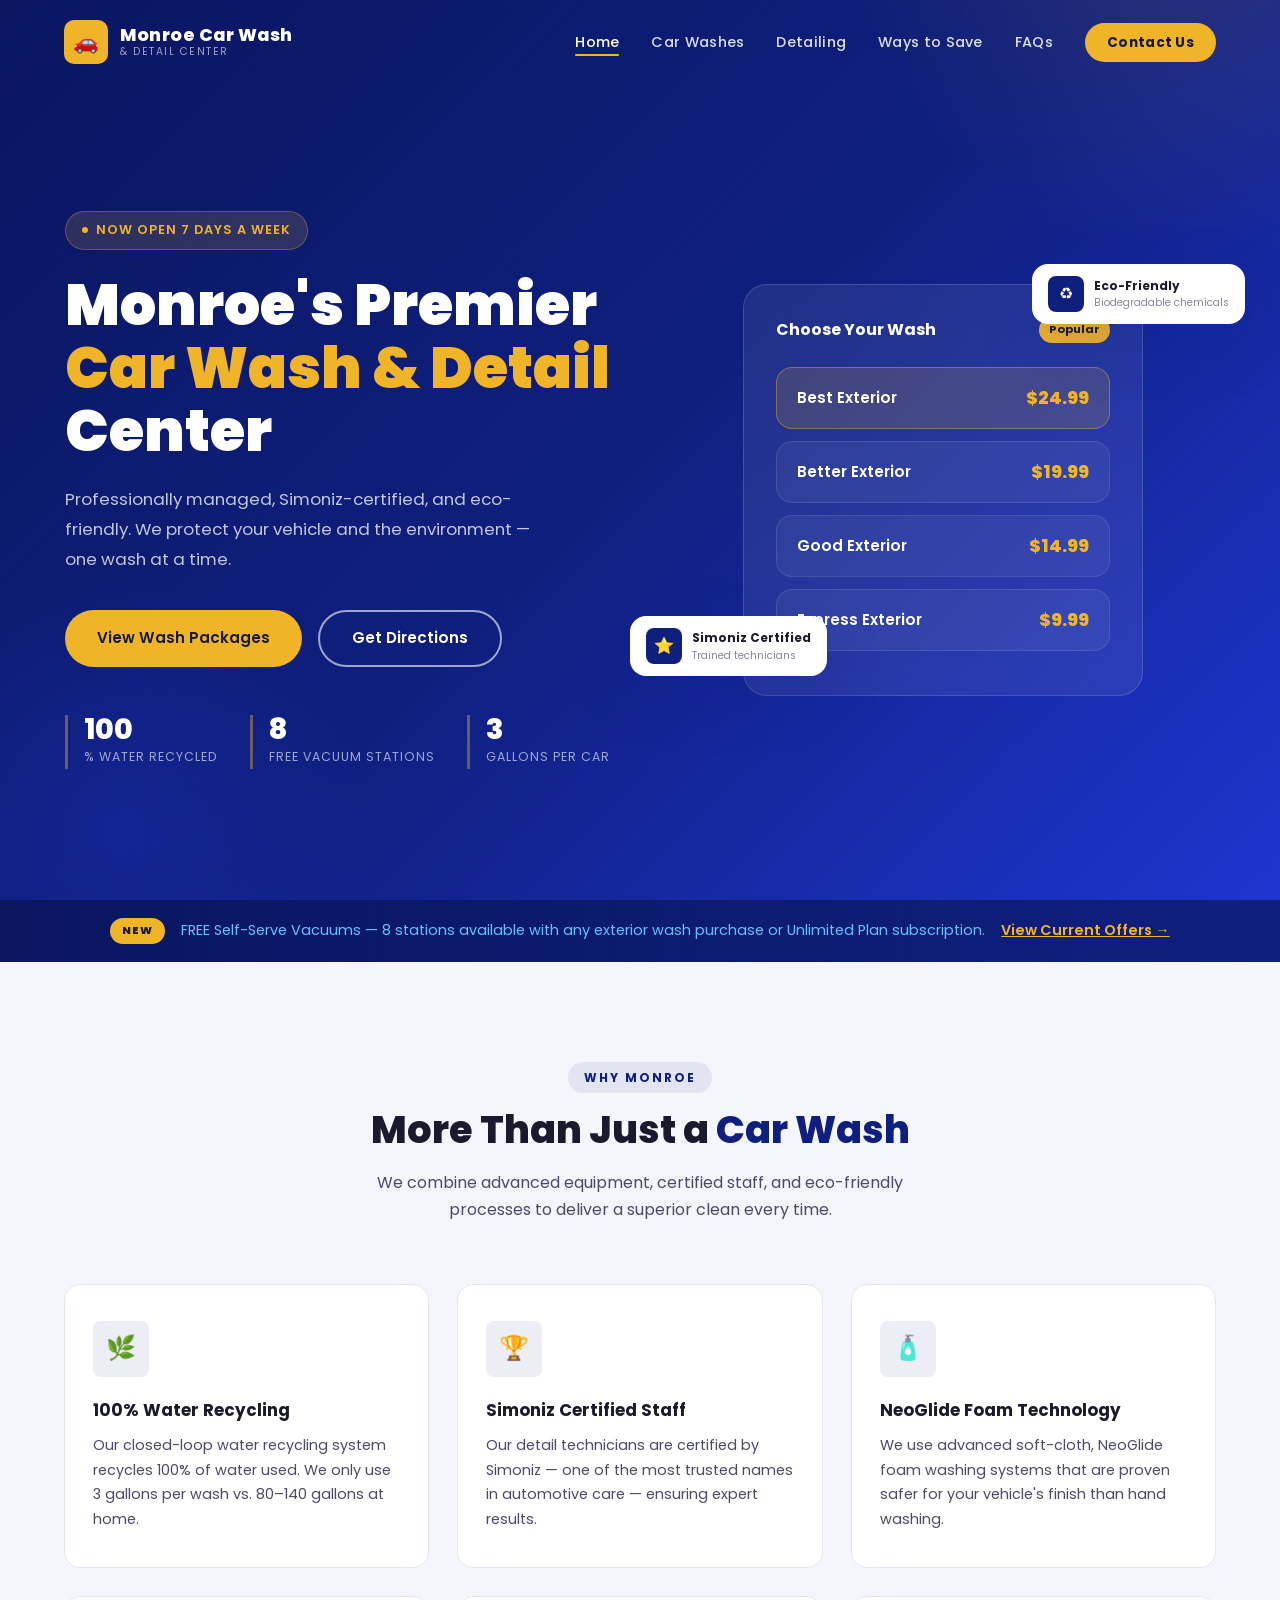
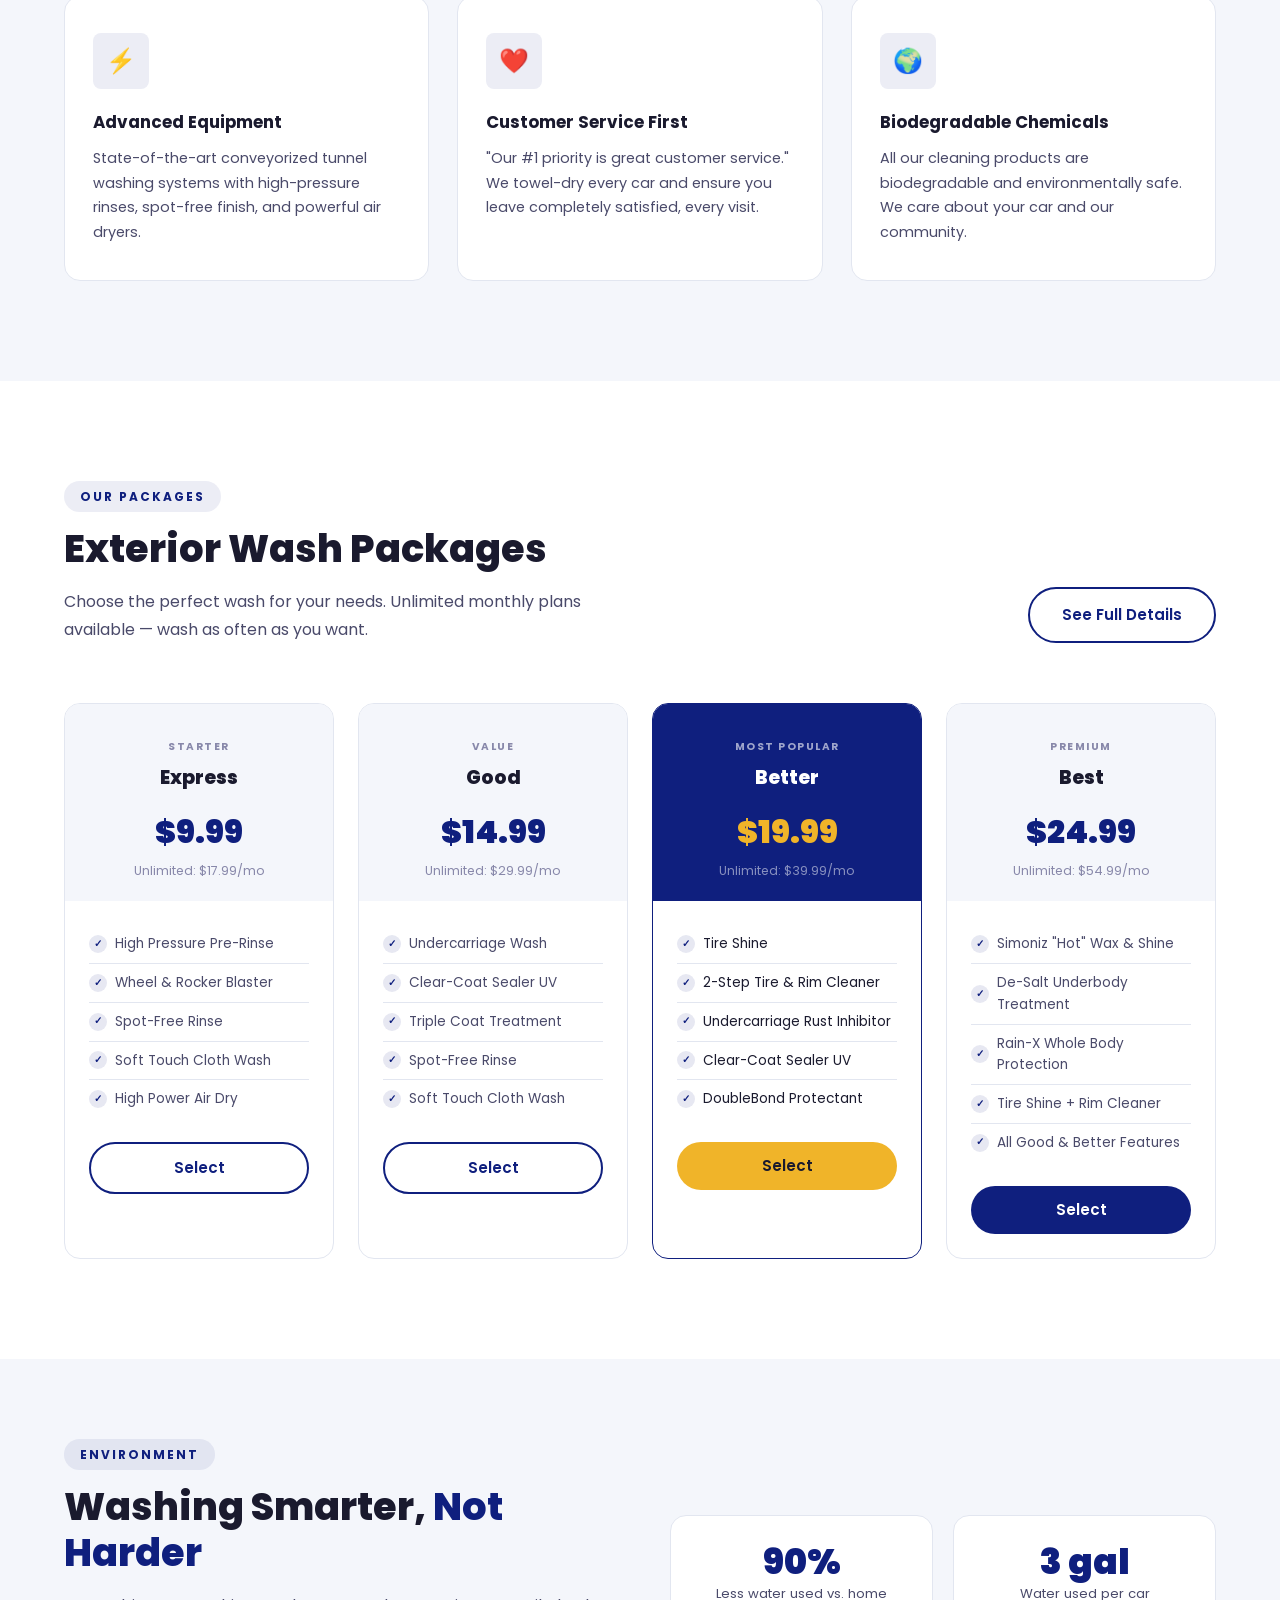
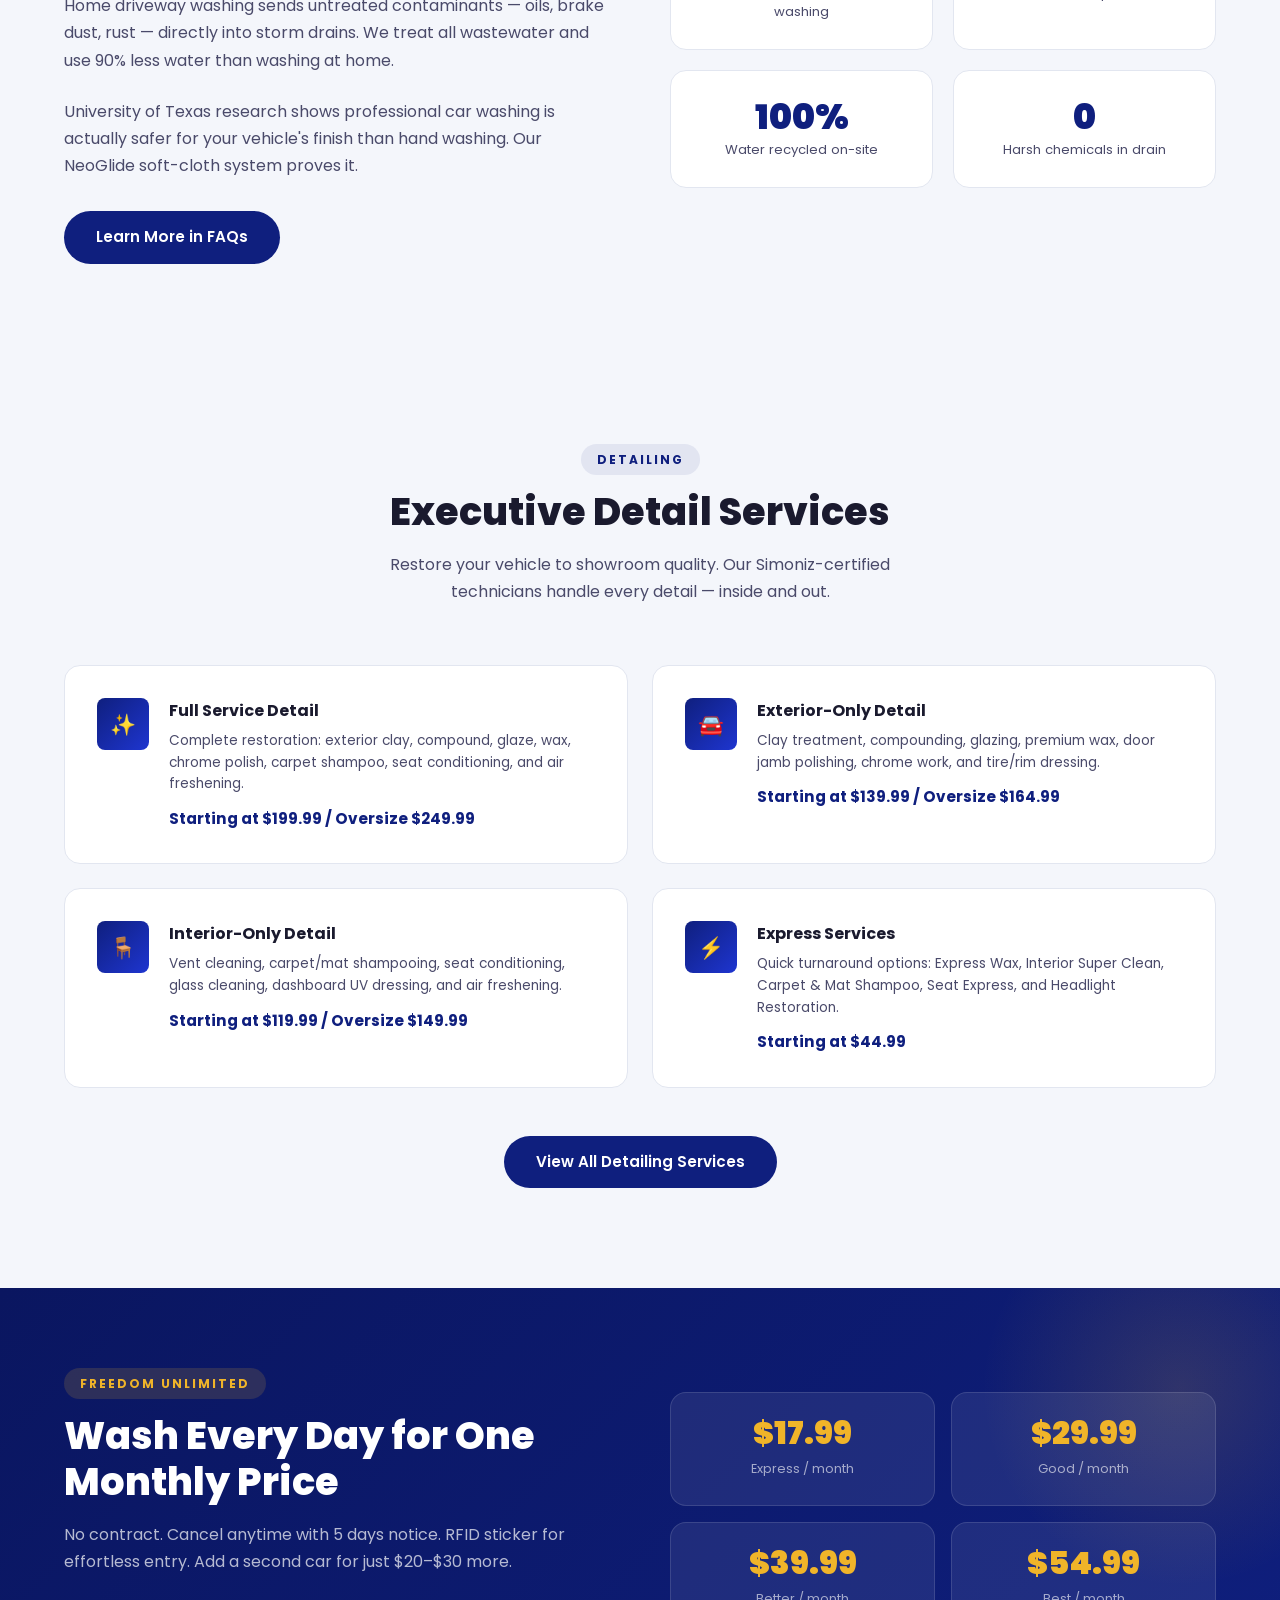
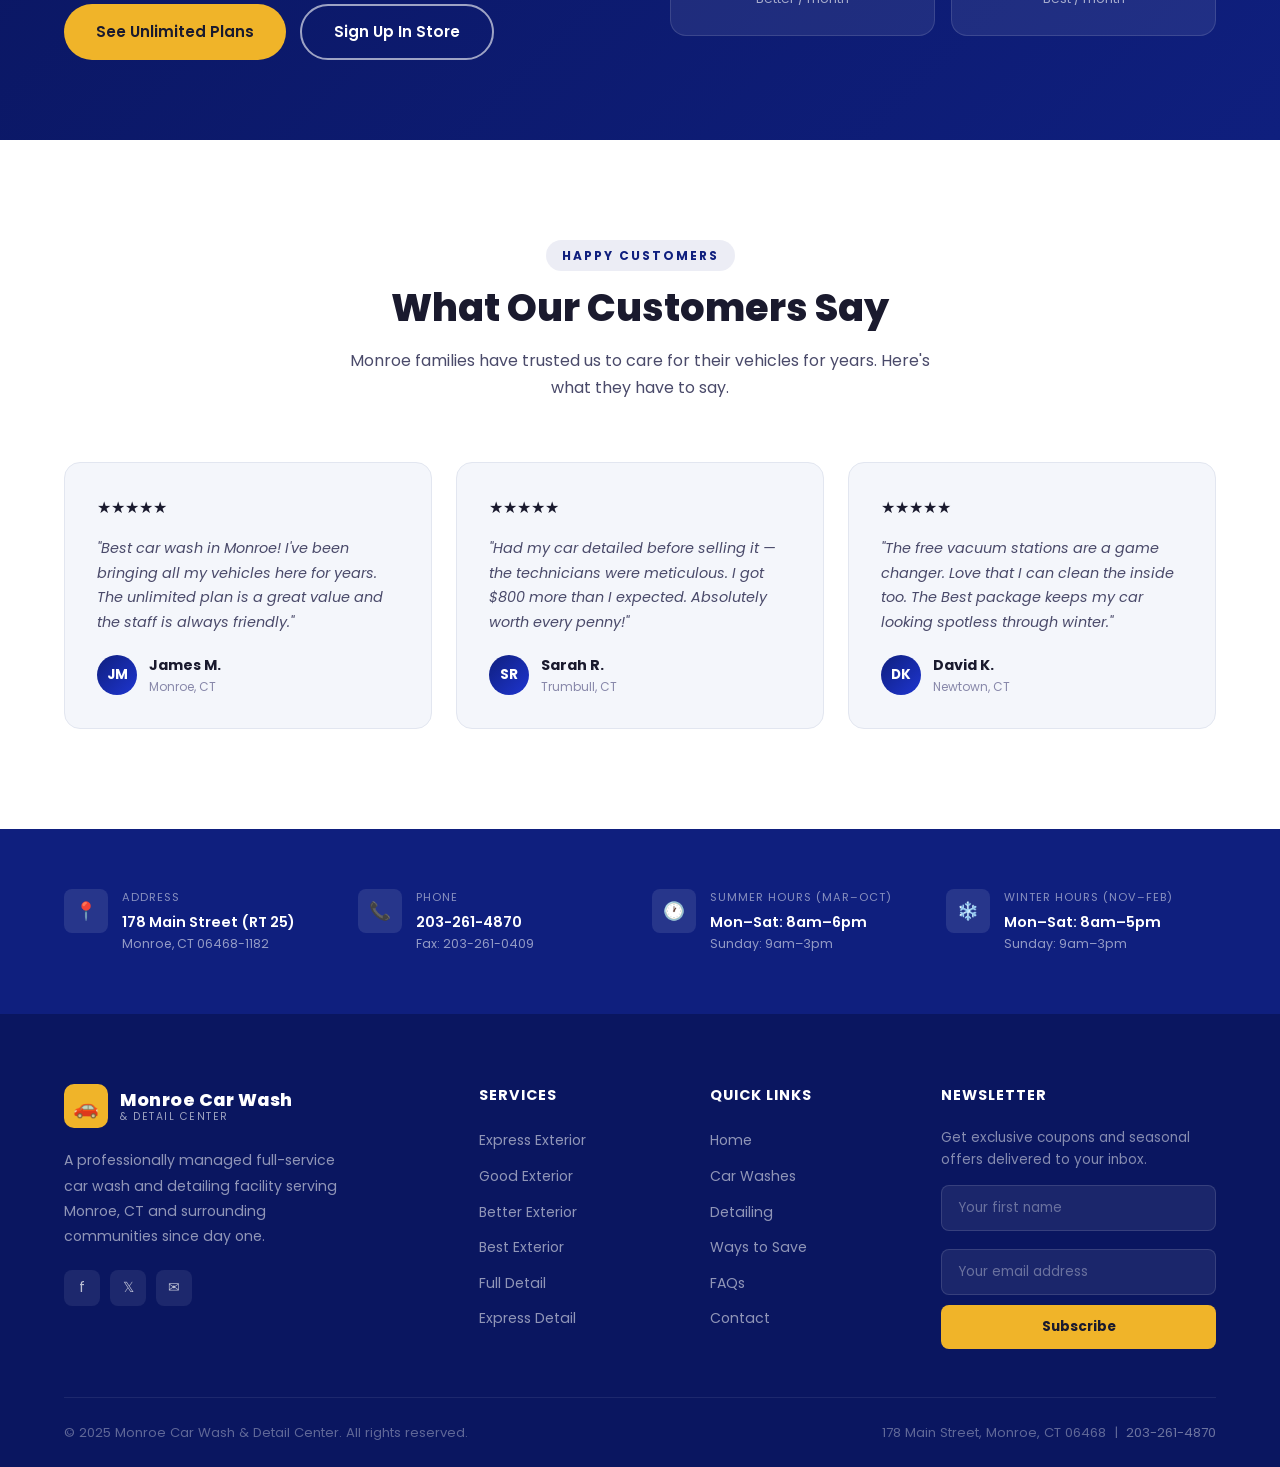
<file: index.html>
<!DOCTYPE html>
<html lang="en">
<head>
  <meta charset="UTF-8" />
  <meta name="viewport" content="width=device-width, initial-scale=1.0" />
  <title>Monroe Car Wash & Detail Center | Monroe, CT</title>
  <meta name="description" content="Monroe Car Wash & Detail Center – Professional car wash and detailing in Monroe, CT. Eco-friendly, Simoniz-certified, open 7 days a week." />
  <link rel="stylesheet" href="css/styles.css" />
</head>
<body>

  <!-- NAVBAR -->
  <nav class="navbar">
    <div class="container">
      <div class="nav-inner">
        <a href="index.html" class="nav-logo">
          <div class="nav-logo-icon">🚗</div>
          <div class="nav-logo-text">
            <span class="brand">Monroe Car Wash</span>
            <span class="tagline">& Detail Center</span>
          </div>
        </a>
        <ul class="nav-links">
          <li><a href="index.html" class="active">Home</a></li>
          <li><a href="car-washes.html">Car Washes</a></li>
          <li><a href="detailing.html">Detailing</a></li>
          <li><a href="ways-to-save.html">Ways to Save</a></li>
          <li><a href="faqs.html">FAQs</a></li>
          <li><a href="contact.html" class="nav-cta">Contact Us</a></li>
        </ul>
        <button class="nav-toggle" aria-label="Toggle menu">
          <span></span><span></span><span></span>
        </button>
      </div>
    </div>
  </nav>

  <!-- HERO -->
  <section class="hero">
    <div class="container">
      <div class="hero-grid">
        <div class="hero-content">
          <div class="hero-badge">Now Open 7 Days a Week</div>
          <h1>Monroe's Premier <span>Car Wash &amp; Detail</span> Center</h1>
          <p>Professionally managed, Simoniz-certified, and eco-friendly. We protect your vehicle and the environment — one wash at a time.</p>
          <div class="hero-buttons">
            <a href="car-washes.html" class="btn btn-gold">View Wash Packages</a>
            <a href="contact.html" class="btn btn-outline-white">Get Directions</a>
          </div>
          <div class="hero-stats">
            <div class="hero-stat">
              <span class="num" data-count="100">0</span>
              <span class="label">% Water Recycled</span>
            </div>
            <div class="hero-stat">
              <span class="num">8</span>
              <span class="label">Free Vacuum Stations</span>
            </div>
            <div class="hero-stat">
              <span class="num">3</span>
              <span class="label">Gallons Per Car</span>
            </div>
          </div>
        </div>
        <div class="hero-visual">
          <div class="hero-card-main">
            <div class="card-header">
              <span class="card-title">Choose Your Wash</span>
              <span class="card-badge">Popular</span>
            </div>
            <div class="wash-option active">
              <span class="name">Best Exterior</span>
              <span class="price">$24.99</span>
            </div>
            <div class="wash-option">
              <span class="name">Better Exterior</span>
              <span class="price">$19.99</span>
            </div>
            <div class="wash-option">
              <span class="name">Good Exterior</span>
              <span class="price">$14.99</span>
            </div>
            <div class="wash-option">
              <span class="name">Express Exterior</span>
              <span class="price">$9.99</span>
            </div>
          </div>
          <div class="hero-floating hero-floating-1">
            <div class="icon">♻</div>
            <div class="text">
              <div class="top">Eco-Friendly</div>
              <div class="bot">Biodegradable chemicals</div>
            </div>
          </div>
          <div class="hero-floating hero-floating-2">
            <div class="icon">⭐</div>
            <div class="text">
              <div class="top">Simoniz Certified</div>
              <div class="bot">Trained technicians</div>
            </div>
          </div>
        </div>
      </div>
    </div>
  </section>

  <!-- ANNOUNCEMENT -->
  <div class="announcement">
    <div class="container">
      <div class="announcement-inner">
        <span class="badge">New</span>
        <p style="color:#60c3ff;">FREE Self-Serve Vacuums — 8 stations available with any exterior wash purchase or Unlimited Plan subscription.</p>
        <a href="ways-to-save.html">View Current Offers →</a>
      </div>
    </div>
  </div>

  <!-- WHY CHOOSE US -->
  <section class="why-section">
    <div class="container">
      <div class="text-center">
        <span class="section-tag">Why Monroe</span>
        <h2 class="section-title">More Than Just a <span>Car Wash</span></h2>
        <p class="section-subtitle">We combine advanced equipment, certified staff, and eco-friendly processes to deliver a superior clean every time.</p>
      </div>
      <div class="features-grid">
        <div class="feature-card fade-up">
          <div class="feature-icon">🌿</div>
          <h3>100% Water Recycling</h3>
          <p>Our closed-loop water recycling system recycles 100% of water used. We only use 3 gallons per wash vs. 80–140 gallons at home.</p>
        </div>
        <div class="feature-card fade-up">
          <div class="feature-icon">🏆</div>
          <h3>Simoniz Certified Staff</h3>
          <p>Our detail technicians are certified by Simoniz — one of the most trusted names in automotive care — ensuring expert results.</p>
        </div>
        <div class="feature-card fade-up">
          <div class="feature-icon">🧴</div>
          <h3>NeoGlide Foam Technology</h3>
          <p>We use advanced soft-cloth, NeoGlide foam washing systems that are proven safer for your vehicle's finish than hand washing.</p>
        </div>
        <div class="feature-card fade-up">
          <div class="feature-icon">⚡</div>
          <h3>Advanced Equipment</h3>
          <p>State-of-the-art conveyorized tunnel washing systems with high-pressure rinses, spot-free finish, and powerful air dryers.</p>
        </div>
        <div class="feature-card fade-up">
          <div class="feature-icon">❤️</div>
          <h3>Customer Service First</h3>
          <p>"Our #1 priority is great customer service." We towel-dry every car and ensure you leave completely satisfied, every visit.</p>
        </div>
        <div class="feature-card fade-up">
          <div class="feature-icon">🌍</div>
          <h3>Biodegradable Chemicals</h3>
          <p>All our cleaning products are biodegradable and environmentally safe. We care about your car and our community.</p>
        </div>
      </div>
    </div>
  </section>

  <!-- WASH PACKAGES PREVIEW -->
  <section class="packages-section">
    <div class="container">
      <div class="packages-header">
        <div>
          <span class="section-tag">Our Packages</span>
          <h2 class="section-title">Exterior Wash Packages</h2>
          <p class="section-subtitle">Choose the perfect wash for your needs. Unlimited monthly plans available — wash as often as you want.</p>
        </div>
        <a href="car-washes.html" class="btn btn-outline">See Full Details</a>
      </div>
      <div class="packages-grid">
        <!-- Express -->
        <div class="package-card fade-up">
          <div class="package-header">
            <div class="package-tag">Starter</div>
            <div class="package-name">Express</div>
            <div class="package-price">
              <span class="amount">$9.99</span>
            </div>
            <div class="package-unlimited">Unlimited: $17.99/mo</div>
          </div>
          <div class="package-body">
            <ul class="package-features">
              <li>High Pressure Pre-Rinse</li>
              <li>Wheel &amp; Rocker Blaster</li>
              <li>Spot-Free Rinse</li>
              <li>Soft Touch Cloth Wash</li>
              <li>High Power Air Dry</li>
            </ul>
            <a href="car-washes.html" class="btn btn-outline package-btn">Select</a>
          </div>
        </div>
        <!-- Good -->
        <div class="package-card fade-up">
          <div class="package-header">
            <div class="package-tag">Value</div>
            <div class="package-name">Good</div>
            <div class="package-price">
              <span class="amount">$14.99</span>
            </div>
            <div class="package-unlimited">Unlimited: $29.99/mo</div>
          </div>
          <div class="package-body">
            <ul class="package-features">
              <li>Undercarriage Wash</li>
              <li>Clear-Coat Sealer UV</li>
              <li>Triple Coat Treatment</li>
              <li>Spot-Free Rinse</li>
              <li>Soft Touch Cloth Wash</li>
            </ul>
            <a href="car-washes.html" class="btn btn-outline package-btn">Select</a>
          </div>
        </div>
        <!-- Better (Featured) -->
        <div class="package-card featured fade-up">
          <div class="package-header">
            <div class="package-tag">Most Popular</div>
            <div class="package-name">Better</div>
            <div class="package-price">
              <span class="amount">$19.99</span>
            </div>
            <div class="package-unlimited">Unlimited: $39.99/mo</div>
          </div>
          <div class="package-body">
            <ul class="package-features">
              <li>Tire Shine</li>
              <li>2-Step Tire &amp; Rim Cleaner</li>
              <li>Undercarriage Rust Inhibitor</li>
              <li>Clear-Coat Sealer UV</li>
              <li>DoubleBond Protectant</li>
            </ul>
            <a href="car-washes.html" class="btn btn-gold package-btn">Select</a>
          </div>
        </div>
        <!-- Best -->
        <div class="package-card fade-up">
          <div class="package-header">
            <div class="package-tag">Premium</div>
            <div class="package-name">Best</div>
            <div class="package-price">
              <span class="amount">$24.99</span>
            </div>
            <div class="package-unlimited">Unlimited: $54.99/mo</div>
          </div>
          <div class="package-body">
            <ul class="package-features">
              <li>Simoniz "Hot" Wax &amp; Shine</li>
              <li>De-Salt Underbody Treatment</li>
              <li>Rain-X Whole Body Protection</li>
              <li>Tire Shine + Rim Cleaner</li>
              <li>All Good &amp; Better Features</li>
            </ul>
            <a href="car-washes.html" class="btn btn-primary package-btn">Select</a>
          </div>
        </div>
      </div>
    </div>
  </section>

  <!-- ECO SECTION -->
  <section class="eco-section">
    <div class="container">
      <div class="eco-grid">
        <div>
          <span class="section-tag">Environment</span>
          <h2 class="section-title">Washing Smarter, <span>Not Harder</span></h2>
          <p class="section-subtitle" style="margin-bottom:24px;">Home driveway washing sends untreated contaminants — oils, brake dust, rust — directly into storm drains. We treat all wastewater and use 90% less water than washing at home.</p>
          <p class="section-subtitle">University of Texas research shows professional car washing is actually safer for your vehicle's finish than hand washing. Our NeoGlide soft-cloth system proves it.</p>
          <div style="margin-top:32px;">
            <a href="faqs.html" class="btn btn-primary">Learn More in FAQs</a>
          </div>
        </div>
        <div class="eco-stats">
          <div class="eco-stat fade-up">
            <div class="big">90%</div>
            <div class="small">Less water used vs. home washing</div>
          </div>
          <div class="eco-stat fade-up">
            <div class="big">3 gal</div>
            <div class="small">Water used per car</div>
          </div>
          <div class="eco-stat fade-up">
            <div class="big">100%</div>
            <div class="small">Water recycled on-site</div>
          </div>
          <div class="eco-stat fade-up">
            <div class="big">0</div>
            <div class="small">Harsh chemicals in drain</div>
          </div>
        </div>
      </div>
    </div>
  </section>

  <!-- DETAILING PREVIEW -->
  <section class="detailing-section">
    <div class="container">
      <div class="text-center" style="margin-bottom:60px;">
        <span class="section-tag">Detailing</span>
        <h2 class="section-title">Executive Detail Services</h2>
        <p class="section-subtitle">Restore your vehicle to showroom quality. Our Simoniz-certified technicians handle every detail — inside and out.</p>
      </div>
      <div class="detail-grid">
        <div class="detail-card fade-up">
          <div class="detail-icon">✨</div>
          <div class="detail-content">
            <h3>Full Service Detail</h3>
            <p>Complete restoration: exterior clay, compound, glaze, wax, chrome polish, carpet shampoo, seat conditioning, and air freshening.</p>
            <div class="detail-price">Starting at $199.99 / Oversize $249.99</div>
          </div>
        </div>
        <div class="detail-card fade-up">
          <div class="detail-icon">🚘</div>
          <div class="detail-content">
            <h3>Exterior-Only Detail</h3>
            <p>Clay treatment, compounding, glazing, premium wax, door jamb polishing, chrome work, and tire/rim dressing.</p>
            <div class="detail-price">Starting at $139.99 / Oversize $164.99</div>
          </div>
        </div>
        <div class="detail-card fade-up">
          <div class="detail-icon">🪑</div>
          <div class="detail-content">
            <h3>Interior-Only Detail</h3>
            <p>Vent cleaning, carpet/mat shampooing, seat conditioning, glass cleaning, dashboard UV dressing, and air freshening.</p>
            <div class="detail-price">Starting at $119.99 / Oversize $149.99</div>
          </div>
        </div>
        <div class="detail-card fade-up">
          <div class="detail-icon">⚡</div>
          <div class="detail-content">
            <h3>Express Services</h3>
            <p>Quick turnaround options: Express Wax, Interior Super Clean, Carpet &amp; Mat Shampoo, Seat Express, and Headlight Restoration.</p>
            <div class="detail-price">Starting at $44.99</div>
          </div>
        </div>
      </div>
      <div style="text-align:center; margin-top:48px;">
        <a href="detailing.html" class="btn btn-primary">View All Detailing Services</a>
      </div>
    </div>
  </section>

  <!-- PROMO BANNER -->
  <section class="promo-banner">
    <div class="container">
      <div class="promo-inner">
        <div class="promo-content">
          <span class="section-tag">Freedom Unlimited</span>
          <h2 class="section-title">Wash Every Day for One Monthly Price</h2>
          <p class="section-subtitle" style="color:rgba(255,255,255,0.7);margin-bottom:28px;">No contract. Cancel anytime with 5 days notice. RFID sticker for effortless entry. Add a second car for just $20–$30 more.</p>
          <div style="display:flex;gap:14px;flex-wrap:wrap;">
            <a href="ways-to-save.html" class="btn btn-gold">See Unlimited Plans</a>
            <a href="contact.html" class="btn btn-outline-white">Sign Up In Store</a>
          </div>
        </div>
        <div class="promo-cards">
          <div class="promo-stat-card fade-up">
            <span class="stat-num">$17.99</span>
            <span class="stat-label">Express / month</span>
          </div>
          <div class="promo-stat-card fade-up">
            <span class="stat-num">$29.99</span>
            <span class="stat-label">Good / month</span>
          </div>
          <div class="promo-stat-card fade-up">
            <span class="stat-num">$39.99</span>
            <span class="stat-label">Better / month</span>
          </div>
          <div class="promo-stat-card fade-up">
            <span class="stat-num">$54.99</span>
            <span class="stat-label">Best / month</span>
          </div>
        </div>
      </div>
    </div>
  </section>

  <!-- TESTIMONIALS -->
  <section class="testimonials-section">
    <div class="container">
      <div class="text-center" style="margin-bottom:60px;">
        <span class="section-tag">Happy Customers</span>
        <h2 class="section-title">What Our Customers Say</h2>
        <p class="section-subtitle">Monroe families have trusted us to care for their vehicles for years. Here's what they have to say.</p>
      </div>
      <div class="testimonials-grid">
        <div class="testimonial-card fade-up">
          <div class="stars">★★★★★</div>
          <p>"Best car wash in Monroe! I've been bringing all my vehicles here for years. The unlimited plan is a great value and the staff is always friendly."</p>
          <div class="testimonial-author">
            <div class="author-avatar">JM</div>
            <div class="author-info">
              <div class="name">James M.</div>
              <div class="since">Monroe, CT</div>
            </div>
          </div>
        </div>
        <div class="testimonial-card fade-up">
          <div class="stars">★★★★★</div>
          <p>"Had my car detailed before selling it — the technicians were meticulous. I got $800 more than I expected. Absolutely worth every penny!"</p>
          <div class="testimonial-author">
            <div class="author-avatar">SR</div>
            <div class="author-info">
              <div class="name">Sarah R.</div>
              <div class="since">Trumbull, CT</div>
            </div>
          </div>
        </div>
        <div class="testimonial-card fade-up">
          <div class="stars">★★★★★</div>
          <p>"The free vacuum stations are a game changer. Love that I can clean the inside too. The Best package keeps my car looking spotless through winter."</p>
          <div class="testimonial-author">
            <div class="author-avatar">DK</div>
            <div class="author-info">
              <div class="name">David K.</div>
              <div class="since">Newtown, CT</div>
            </div>
          </div>
        </div>
      </div>
    </div>
  </section>

  <!-- CONTACT STRIP -->
  <div class="contact-strip">
    <div class="container">
      <div class="contact-strip-inner">
        <div class="contact-item">
          <div class="icon">📍</div>
          <div>
            <div class="label">Address</div>
            <div class="value">178 Main Street (RT 25)</div>
            <div class="sub">Monroe, CT 06468-1182</div>
          </div>
        </div>
        <div class="contact-item">
          <div class="icon">📞</div>
          <div>
            <div class="label">Phone</div>
            <div class="value"><a href="tel:2032614870" style="color:#fff;">203-261-4870</a></div>
            <div class="sub">Fax: 203-261-0409</div>
          </div>
        </div>
        <div class="contact-item">
          <div class="icon">🕐</div>
          <div>
            <div class="label">Summer Hours (Mar–Oct)</div>
            <div class="value">Mon–Sat: 8am–6pm</div>
            <div class="sub">Sunday: 9am–3pm</div>
          </div>
        </div>
        <div class="contact-item">
          <div class="icon">❄️</div>
          <div>
            <div class="label">Winter Hours (Nov–Feb)</div>
            <div class="value">Mon–Sat: 8am–5pm</div>
            <div class="sub">Sunday: 9am–3pm</div>
          </div>
        </div>
      </div>
    </div>
  </div>

  <!-- FOOTER -->
  <footer class="footer">
    <div class="container">
      <div class="footer-grid">
        <div class="footer-brand">
          <a href="index.html" class="nav-logo">
            <div class="nav-logo-icon">🚗</div>
            <div class="nav-logo-text">
              <span class="brand">Monroe Car Wash</span>
              <span class="tagline">& Detail Center</span>
            </div>
          </a>
          <p>A professionally managed full-service car wash and detailing facility serving Monroe, CT and surrounding communities since day one.</p>
          <div class="footer-socials">
            <a href="https://facebook.com/MonroeCarWash" class="social-btn" target="_blank" rel="noopener">f</a>
            <a href="https://twitter.com/monroecarwash" class="social-btn" target="_blank" rel="noopener">𝕏</a>
            <a href="contact.html" class="social-btn">✉</a>
          </div>
        </div>
        <div class="footer-col">
          <h4>Services</h4>
          <ul>
            <li><a href="car-washes.html">Express Exterior</a></li>
            <li><a href="car-washes.html">Good Exterior</a></li>
            <li><a href="car-washes.html">Better Exterior</a></li>
            <li><a href="car-washes.html">Best Exterior</a></li>
            <li><a href="detailing.html">Full Detail</a></li>
            <li><a href="detailing.html">Express Detail</a></li>
          </ul>
        </div>
        <div class="footer-col">
          <h4>Quick Links</h4>
          <ul>
            <li><a href="index.html">Home</a></li>
            <li><a href="car-washes.html">Car Washes</a></li>
            <li><a href="detailing.html">Detailing</a></li>
            <li><a href="ways-to-save.html">Ways to Save</a></li>
            <li><a href="faqs.html">FAQs</a></li>
            <li><a href="contact.html">Contact</a></li>
          </ul>
        </div>
        <div class="footer-col">
          <h4>Newsletter</h4>
          <p style="font-size:0.85rem;color:rgba(255,255,255,0.5);margin-bottom:14px;line-height:1.6;">Get exclusive coupons and seasonal offers delivered to your inbox.</p>
          <div class="footer-newsletter">
            <input type="text" placeholder="Your first name" />
            <input type="email" placeholder="Your email address" style="margin-top:8px;" />
            <button>Subscribe</button>
          </div>
        </div>
      </div>
      <div class="footer-bottom">
        <p>&copy; 2025 Monroe Car Wash &amp; Detail Center. All rights reserved.</p>
        <p>178 Main Street, Monroe, CT 06468 &nbsp;|&nbsp; <a href="tel:2032614870" style="color:rgba(255,255,255,0.4);">203-261-4870</a></p>
      </div>
    </div>
  </footer>

  <script src="js/main.js"></script>
</body>
</html>
</file>
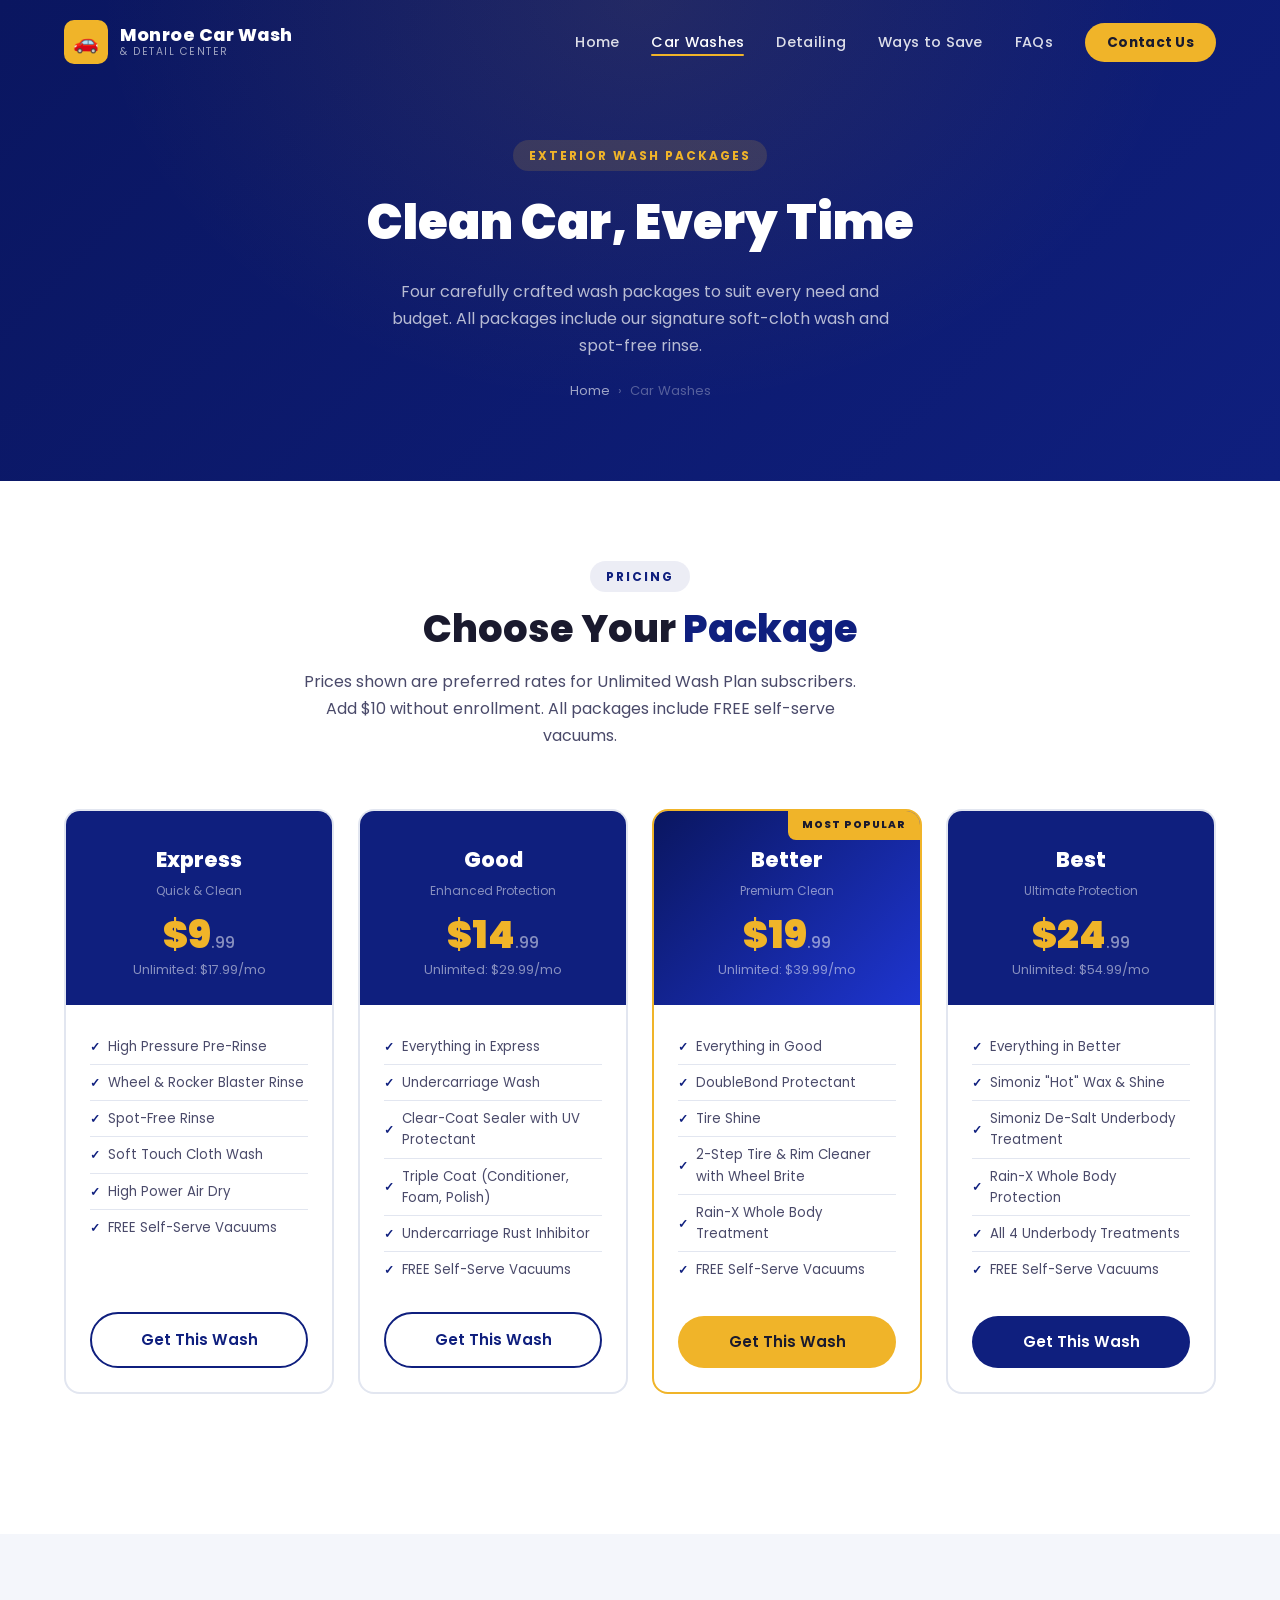
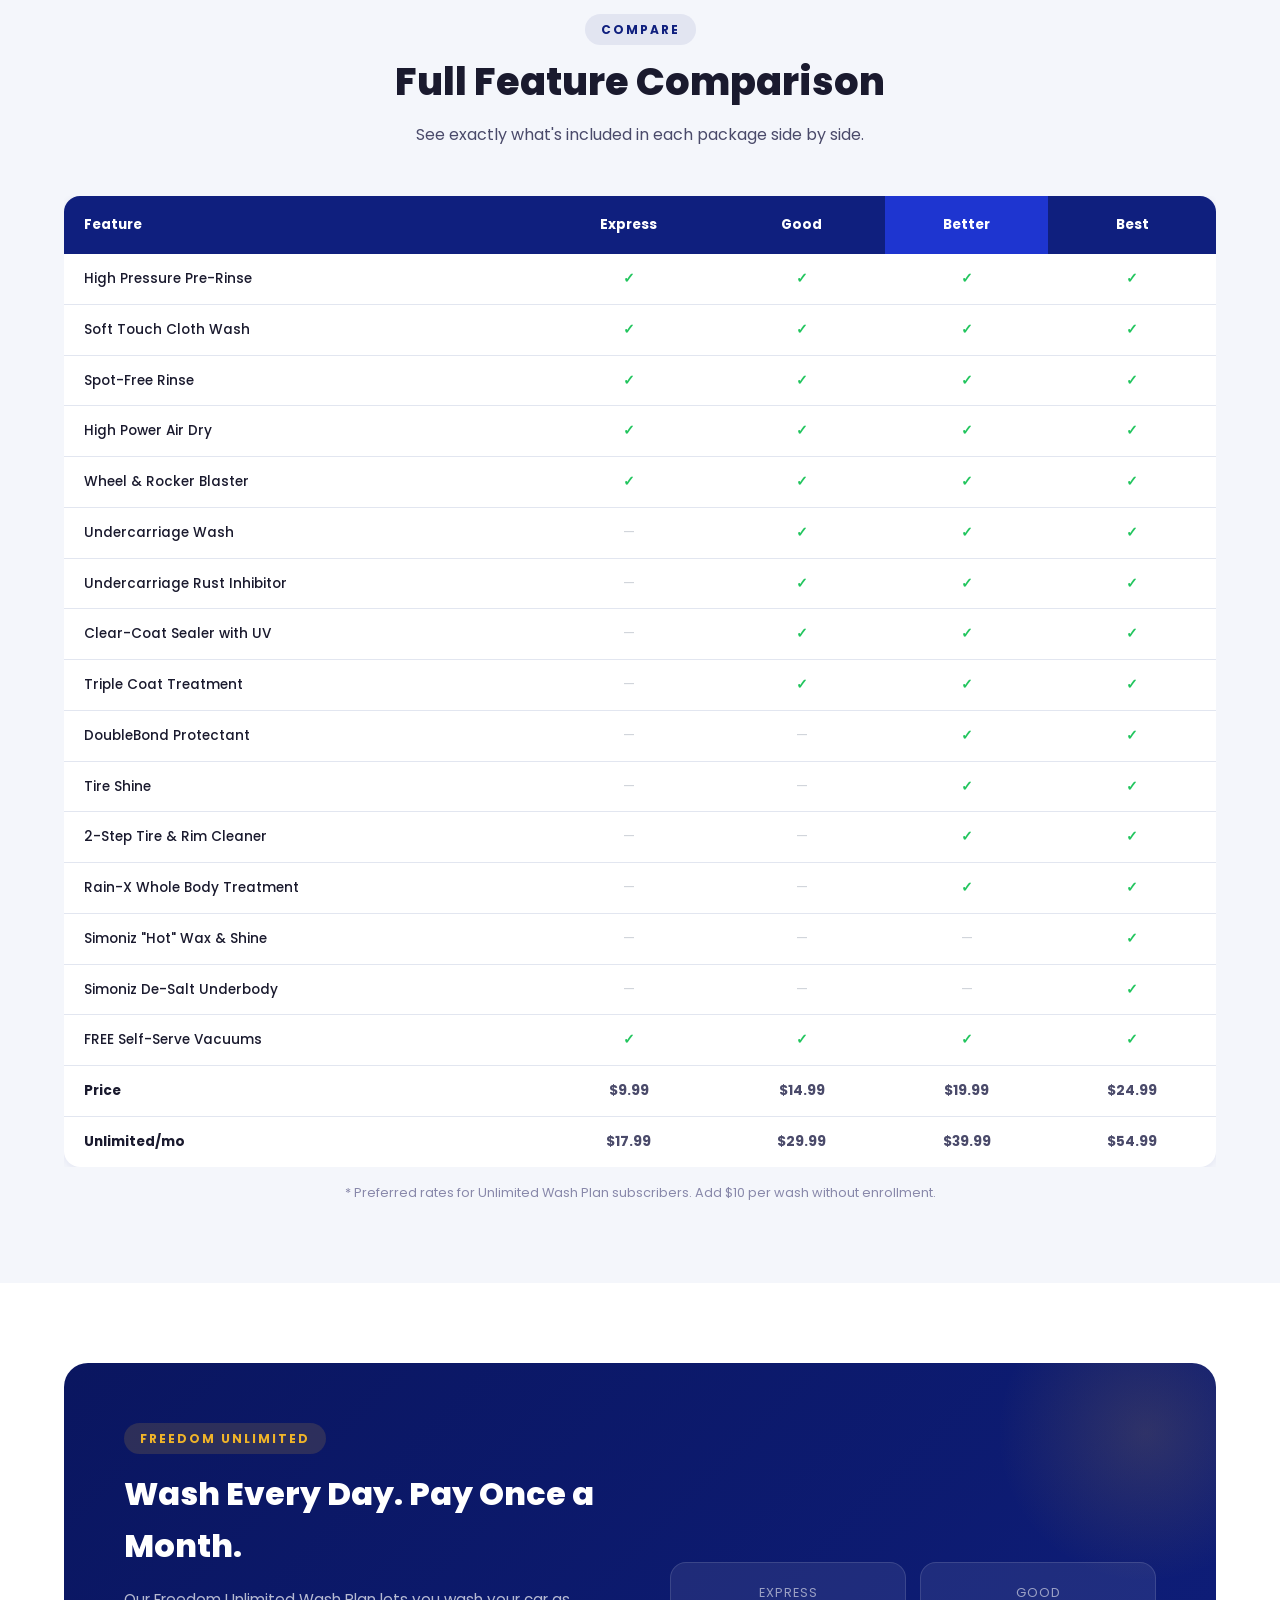
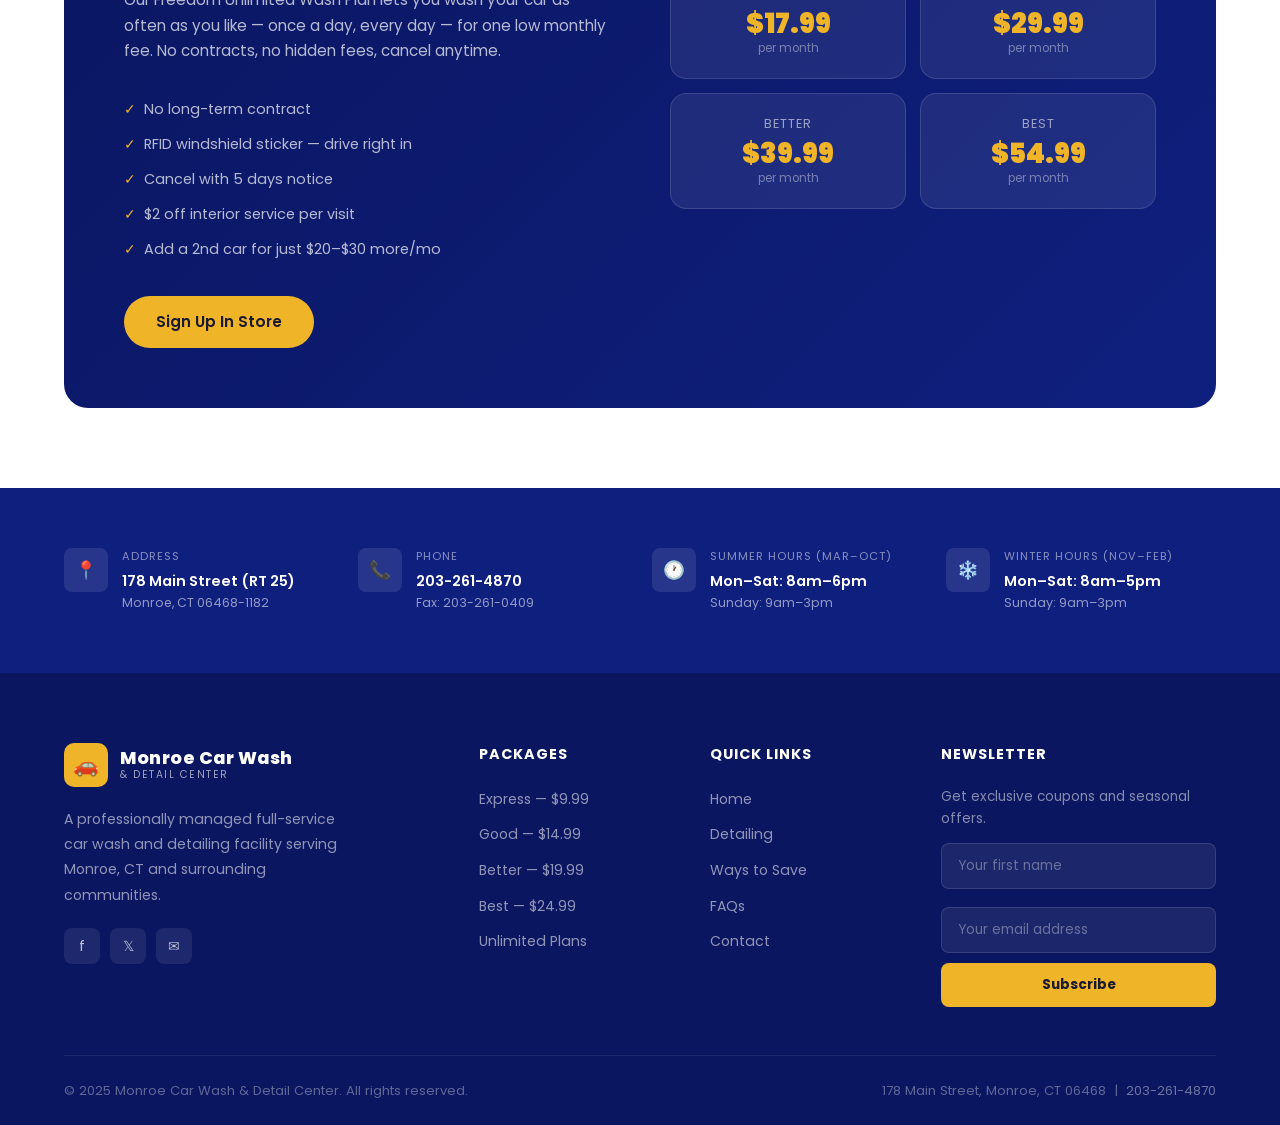
<file: car-washes.html>
<!DOCTYPE html>
<html lang="en">
<head>
  <meta charset="UTF-8" />
  <meta name="viewport" content="width=device-width, initial-scale=1.0" />
  <title>Car Wash Packages | Monroe Car Wash & Detail Center</title>
  <meta name="description" content="Choose from our Express, Good, Better, and Best exterior wash packages. Monthly unlimited plans available starting at $17.99/mo." />
  <link rel="stylesheet" href="css/styles.css" />
</head>
<body>

  <!-- NAVBAR -->
  <nav class="navbar scrolled">
    <div class="container">
      <div class="nav-inner">
        <a href="index.html" class="nav-logo">
          <div class="nav-logo-icon">🚗</div>
          <div class="nav-logo-text">
            <span class="brand">Monroe Car Wash</span>
            <span class="tagline">& Detail Center</span>
          </div>
        </a>
        <ul class="nav-links">
          <li><a href="index.html">Home</a></li>
          <li><a href="car-washes.html" class="active">Car Washes</a></li>
          <li><a href="detailing.html">Detailing</a></li>
          <li><a href="ways-to-save.html">Ways to Save</a></li>
          <li><a href="faqs.html">FAQs</a></li>
          <li><a href="contact.html" class="nav-cta">Contact Us</a></li>
        </ul>
        <button class="nav-toggle" aria-label="Toggle menu">
          <span></span><span></span><span></span>
        </button>
      </div>
    </div>
  </nav>

  <!-- PAGE HERO -->
  <section class="page-hero">
    <div class="container">
      <div class="page-hero-content">
        <span class="section-tag">Exterior Wash Packages</span>
        <h1>Clean Car, Every Time</h1>
        <p>Four carefully crafted wash packages to suit every need and budget. All packages include our signature soft-cloth wash and spot-free rinse.</p>
        <div class="breadcrumb">
          <a href="index.html">Home</a>
          <span>›</span>
          <span>Car Washes</span>
        </div>
      </div>
    </div>
  </section>

  <!-- WASH PACKAGES -->
  <section class="washes-section">
    <div class="container">
      <div class="washes-intro">
        <span class="section-tag">Pricing</span>
        <h2 class="section-title">Choose Your <span>Package</span></h2>
        <p class="section-subtitle">Prices shown are preferred rates for Unlimited Wash Plan subscribers. Add $10 without enrollment. All packages include FREE self-serve vacuums.</p>
      </div>

      <div class="full-packages-grid">

        <!-- EXPRESS -->
        <div class="full-package-card fade-up">
          <div class="full-package-header">
            <div class="full-package-name">Express</div>
            <div class="full-package-subtitle">Quick &amp; Clean</div>
            <div class="full-package-price">$9<span>.99</span></div>
            <div class="full-package-monthly">Unlimited: $17.99/mo</div>
          </div>
          <div class="full-package-body">
            <ul class="full-package-features">
              <li><span class="check">✓</span> High Pressure Pre-Rinse</li>
              <li><span class="check">✓</span> Wheel &amp; Rocker Blaster Rinse</li>
              <li><span class="check">✓</span> Spot-Free Rinse</li>
              <li><span class="check">✓</span> Soft Touch Cloth Wash</li>
              <li><span class="check">✓</span> High Power Air Dry</li>
              <li><span class="check">✓</span> FREE Self-Serve Vacuums</li>
            </ul>
            <a href="contact.html" class="btn btn-outline" style="width:100%;justify-content:center;">Get This Wash</a>
          </div>
        </div>

        <!-- GOOD -->
        <div class="full-package-card fade-up">
          <div class="full-package-header">
            <div class="full-package-name">Good</div>
            <div class="full-package-subtitle">Enhanced Protection</div>
            <div class="full-package-price">$14<span>.99</span></div>
            <div class="full-package-monthly">Unlimited: $29.99/mo</div>
          </div>
          <div class="full-package-body">
            <ul class="full-package-features">
              <li><span class="check">✓</span> Everything in Express</li>
              <li><span class="check">✓</span> Undercarriage Wash</li>
              <li><span class="check">✓</span> Clear-Coat Sealer with UV Protectant</li>
              <li><span class="check">✓</span> Triple Coat (Conditioner, Foam, Polish)</li>
              <li><span class="check">✓</span> Undercarriage Rust Inhibitor</li>
              <li><span class="check">✓</span> FREE Self-Serve Vacuums</li>
            </ul>
            <a href="contact.html" class="btn btn-outline" style="width:100%;justify-content:center;">Get This Wash</a>
          </div>
        </div>

        <!-- BETTER -->
        <div class="full-package-card best fade-up">
          <div class="best-badge">Most Popular</div>
          <div class="full-package-header">
            <div class="full-package-name">Better</div>
            <div class="full-package-subtitle">Premium Clean</div>
            <div class="full-package-price">$19<span>.99</span></div>
            <div class="full-package-monthly">Unlimited: $39.99/mo</div>
          </div>
          <div class="full-package-body">
            <ul class="full-package-features">
              <li><span class="check">✓</span> Everything in Good</li>
              <li><span class="check">✓</span> DoubleBond Protectant</li>
              <li><span class="check">✓</span> Tire Shine</li>
              <li><span class="check">✓</span> 2-Step Tire &amp; Rim Cleaner with Wheel Brite</li>
              <li><span class="check">✓</span> Rain-X Whole Body Treatment</li>
              <li><span class="check">✓</span> FREE Self-Serve Vacuums</li>
            </ul>
            <a href="contact.html" class="btn btn-gold" style="width:100%;justify-content:center;">Get This Wash</a>
          </div>
        </div>

        <!-- BEST -->
        <div class="full-package-card fade-up">
          <div class="full-package-header">
            <div class="full-package-name">Best</div>
            <div class="full-package-subtitle">Ultimate Protection</div>
            <div class="full-package-price">$24<span>.99</span></div>
            <div class="full-package-monthly">Unlimited: $54.99/mo</div>
          </div>
          <div class="full-package-body">
            <ul class="full-package-features">
              <li><span class="check">✓</span> Everything in Better</li>
              <li><span class="check">✓</span> Simoniz "Hot" Wax &amp; Shine</li>
              <li><span class="check">✓</span> Simoniz De-Salt Underbody Treatment</li>
              <li><span class="check">✓</span> Rain-X Whole Body Protection</li>
              <li><span class="check">✓</span> All 4 Underbody Treatments</li>
              <li><span class="check">✓</span> FREE Self-Serve Vacuums</li>
            </ul>
            <a href="contact.html" class="btn btn-primary" style="width:100%;justify-content:center;">Get This Wash</a>
          </div>
        </div>

      </div>
    </div>
  </section>

  <!-- COMPARISON TABLE -->
  <section class="comparison-section">
    <div class="container">
      <div class="text-center" style="margin-bottom:48px;">
        <span class="section-tag">Compare</span>
        <h2 class="section-title">Full Feature Comparison</h2>
        <p class="section-subtitle">See exactly what's included in each package side by side.</p>
      </div>
      <div style="overflow-x:auto;">
        <table class="compare-table">
          <thead>
            <tr>
              <th>Feature</th>
              <th>Express</th>
              <th>Good</th>
              <th class="best-col">Better</th>
              <th>Best</th>
            </tr>
          </thead>
          <tbody>
            <tr>
              <td>High Pressure Pre-Rinse</td>
              <td class="yes">✓</td><td class="yes">✓</td><td class="yes">✓</td><td class="yes">✓</td>
            </tr>
            <tr>
              <td>Soft Touch Cloth Wash</td>
              <td class="yes">✓</td><td class="yes">✓</td><td class="yes">✓</td><td class="yes">✓</td>
            </tr>
            <tr>
              <td>Spot-Free Rinse</td>
              <td class="yes">✓</td><td class="yes">✓</td><td class="yes">✓</td><td class="yes">✓</td>
            </tr>
            <tr>
              <td>High Power Air Dry</td>
              <td class="yes">✓</td><td class="yes">✓</td><td class="yes">✓</td><td class="yes">✓</td>
            </tr>
            <tr>
              <td>Wheel &amp; Rocker Blaster</td>
              <td class="yes">✓</td><td class="yes">✓</td><td class="yes">✓</td><td class="yes">✓</td>
            </tr>
            <tr>
              <td>Undercarriage Wash</td>
              <td class="no">—</td><td class="yes">✓</td><td class="yes">✓</td><td class="yes">✓</td>
            </tr>
            <tr>
              <td>Undercarriage Rust Inhibitor</td>
              <td class="no">—</td><td class="yes">✓</td><td class="yes">✓</td><td class="yes">✓</td>
            </tr>
            <tr>
              <td>Clear-Coat Sealer with UV</td>
              <td class="no">—</td><td class="yes">✓</td><td class="yes">✓</td><td class="yes">✓</td>
            </tr>
            <tr>
              <td>Triple Coat Treatment</td>
              <td class="no">—</td><td class="yes">✓</td><td class="yes">✓</td><td class="yes">✓</td>
            </tr>
            <tr>
              <td>DoubleBond Protectant</td>
              <td class="no">—</td><td class="no">—</td><td class="yes">✓</td><td class="yes">✓</td>
            </tr>
            <tr>
              <td>Tire Shine</td>
              <td class="no">—</td><td class="no">—</td><td class="yes">✓</td><td class="yes">✓</td>
            </tr>
            <tr>
              <td>2-Step Tire &amp; Rim Cleaner</td>
              <td class="no">—</td><td class="no">—</td><td class="yes">✓</td><td class="yes">✓</td>
            </tr>
            <tr>
              <td>Rain-X Whole Body Treatment</td>
              <td class="no">—</td><td class="no">—</td><td class="yes">✓</td><td class="yes">✓</td>
            </tr>
            <tr>
              <td>Simoniz "Hot" Wax &amp; Shine</td>
              <td class="no">—</td><td class="no">—</td><td class="no">—</td><td class="yes">✓</td>
            </tr>
            <tr>
              <td>Simoniz De-Salt Underbody</td>
              <td class="no">—</td><td class="no">—</td><td class="no">—</td><td class="yes">✓</td>
            </tr>
            <tr>
              <td>FREE Self-Serve Vacuums</td>
              <td class="yes">✓</td><td class="yes">✓</td><td class="yes">✓</td><td class="yes">✓</td>
            </tr>
            <tr>
              <td><strong>Price</strong></td>
              <td><strong>$9.99</strong></td>
              <td><strong>$14.99</strong></td>
              <td><strong>$19.99</strong></td>
              <td><strong>$24.99</strong></td>
            </tr>
            <tr>
              <td><strong>Unlimited/mo</strong></td>
              <td><strong>$17.99</strong></td>
              <td><strong>$29.99</strong></td>
              <td><strong>$39.99</strong></td>
              <td><strong>$54.99</strong></td>
            </tr>
          </tbody>
        </table>
      </div>
      <p style="font-size:0.8rem;color:var(--text-light);margin-top:16px;text-align:center;">* Preferred rates for Unlimited Wash Plan subscribers. Add $10 per wash without enrollment.</p>
    </div>
  </section>

  <!-- UNLIMITED PLAN -->
  <section class="unlimited-section">
    <div class="container">
      <div class="unlimited-card">
        <div class="unlimited-content">
          <span class="section-tag">Freedom Unlimited</span>
          <h2>Wash Every Day. Pay Once a Month.</h2>
          <p>Our Freedom Unlimited Wash Plan lets you wash your car as often as you like — once a day, every day — for one low monthly fee. No contracts, no hidden fees, cancel anytime.</p>
          <ul style="margin-bottom:28px;">
            <li style="color:rgba(255,255,255,0.7);font-size:0.9rem;padding:6px 0;display:flex;align-items:center;gap:8px;"><span style="color:var(--gold);">✓</span> No long-term contract</li>
            <li style="color:rgba(255,255,255,0.7);font-size:0.9rem;padding:6px 0;display:flex;align-items:center;gap:8px;"><span style="color:var(--gold);">✓</span> RFID windshield sticker — drive right in</li>
            <li style="color:rgba(255,255,255,0.7);font-size:0.9rem;padding:6px 0;display:flex;align-items:center;gap:8px;"><span style="color:var(--gold);">✓</span> Cancel with 5 days notice</li>
            <li style="color:rgba(255,255,255,0.7);font-size:0.9rem;padding:6px 0;display:flex;align-items:center;gap:8px;"><span style="color:var(--gold);">✓</span> $2 off interior service per visit</li>
            <li style="color:rgba(255,255,255,0.7);font-size:0.9rem;padding:6px 0;display:flex;align-items:center;gap:8px;"><span style="color:var(--gold);">✓</span> Add a 2nd car for just $20–$30 more/mo</li>
          </ul>
          <a href="contact.html" class="btn btn-gold">Sign Up In Store</a>
        </div>
        <div class="unlimited-plans">
          <div class="unlimited-plan">
            <div class="plan-name">Express</div>
            <div class="plan-price">$17.99</div>
            <div class="plan-sub">per month</div>
          </div>
          <div class="unlimited-plan">
            <div class="plan-name">Good</div>
            <div class="plan-price">$29.99</div>
            <div class="plan-sub">per month</div>
          </div>
          <div class="unlimited-plan">
            <div class="plan-name">Better</div>
            <div class="plan-price">$39.99</div>
            <div class="plan-sub">per month</div>
          </div>
          <div class="unlimited-plan">
            <div class="plan-name">Best</div>
            <div class="plan-price">$54.99</div>
            <div class="plan-sub">per month</div>
          </div>
        </div>
      </div>
    </div>
  </section>

  <!-- CONTACT STRIP -->
  <div class="contact-strip">
    <div class="container">
      <div class="contact-strip-inner">
        <div class="contact-item">
          <div class="icon">📍</div>
          <div>
            <div class="label">Address</div>
            <div class="value">178 Main Street (RT 25)</div>
            <div class="sub">Monroe, CT 06468-1182</div>
          </div>
        </div>
        <div class="contact-item">
          <div class="icon">📞</div>
          <div>
            <div class="label">Phone</div>
            <div class="value"><a href="tel:2032614870" style="color:#fff;">203-261-4870</a></div>
            <div class="sub">Fax: 203-261-0409</div>
          </div>
        </div>
        <div class="contact-item">
          <div class="icon">🕐</div>
          <div>
            <div class="label">Summer Hours (Mar–Oct)</div>
            <div class="value">Mon–Sat: 8am–6pm</div>
            <div class="sub">Sunday: 9am–3pm</div>
          </div>
        </div>
        <div class="contact-item">
          <div class="icon">❄️</div>
          <div>
            <div class="label">Winter Hours (Nov–Feb)</div>
            <div class="value">Mon–Sat: 8am–5pm</div>
            <div class="sub">Sunday: 9am–3pm</div>
          </div>
        </div>
      </div>
    </div>
  </div>

  <!-- FOOTER -->
  <footer class="footer">
    <div class="container">
      <div class="footer-grid">
        <div class="footer-brand">
          <a href="index.html" class="nav-logo">
            <div class="nav-logo-icon">🚗</div>
            <div class="nav-logo-text">
              <span class="brand">Monroe Car Wash</span>
              <span class="tagline">& Detail Center</span>
            </div>
          </a>
          <p>A professionally managed full-service car wash and detailing facility serving Monroe, CT and surrounding communities.</p>
          <div class="footer-socials">
            <a href="https://facebook.com/MonroeCarWash" class="social-btn" target="_blank" rel="noopener">f</a>
            <a href="https://twitter.com/monroecarwash" class="social-btn" target="_blank" rel="noopener">𝕏</a>
            <a href="contact.html" class="social-btn">✉</a>
          </div>
        </div>
        <div class="footer-col">
          <h4>Packages</h4>
          <ul>
            <li><a href="car-washes.html">Express — $9.99</a></li>
            <li><a href="car-washes.html">Good — $14.99</a></li>
            <li><a href="car-washes.html">Better — $19.99</a></li>
            <li><a href="car-washes.html">Best — $24.99</a></li>
            <li><a href="ways-to-save.html">Unlimited Plans</a></li>
          </ul>
        </div>
        <div class="footer-col">
          <h4>Quick Links</h4>
          <ul>
            <li><a href="index.html">Home</a></li>
            <li><a href="detailing.html">Detailing</a></li>
            <li><a href="ways-to-save.html">Ways to Save</a></li>
            <li><a href="faqs.html">FAQs</a></li>
            <li><a href="contact.html">Contact</a></li>
          </ul>
        </div>
        <div class="footer-col">
          <h4>Newsletter</h4>
          <p style="font-size:0.85rem;color:rgba(255,255,255,0.5);margin-bottom:14px;line-height:1.6;">Get exclusive coupons and seasonal offers.</p>
          <div class="footer-newsletter">
            <input type="text" placeholder="Your first name" />
            <input type="email" placeholder="Your email address" style="margin-top:8px;" />
            <button>Subscribe</button>
          </div>
        </div>
      </div>
      <div class="footer-bottom">
        <p>&copy; 2025 Monroe Car Wash &amp; Detail Center. All rights reserved.</p>
        <p>178 Main Street, Monroe, CT 06468 &nbsp;|&nbsp; <a href="tel:2032614870" style="color:rgba(255,255,255,0.4);">203-261-4870</a></p>
      </div>
    </div>
  </footer>

  <script src="js/main.js"></script>
</body>
</html>
</file>
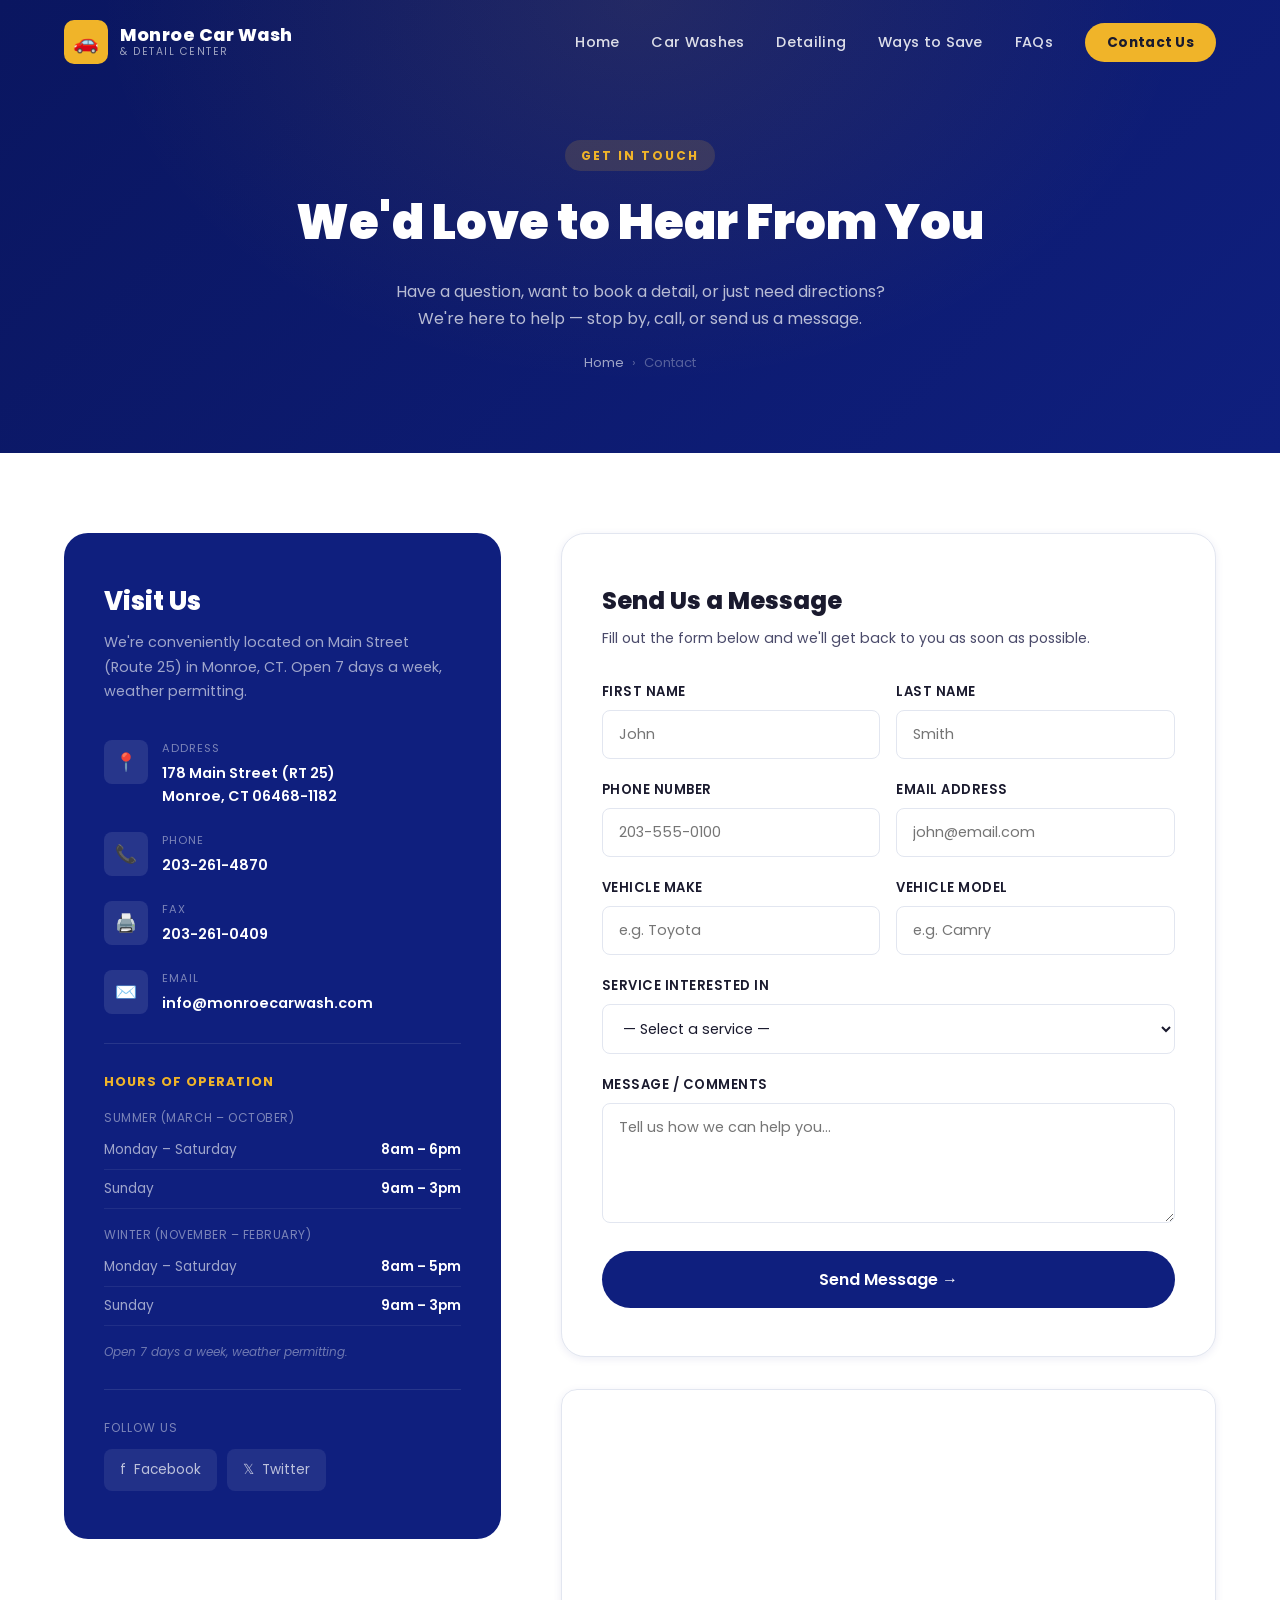
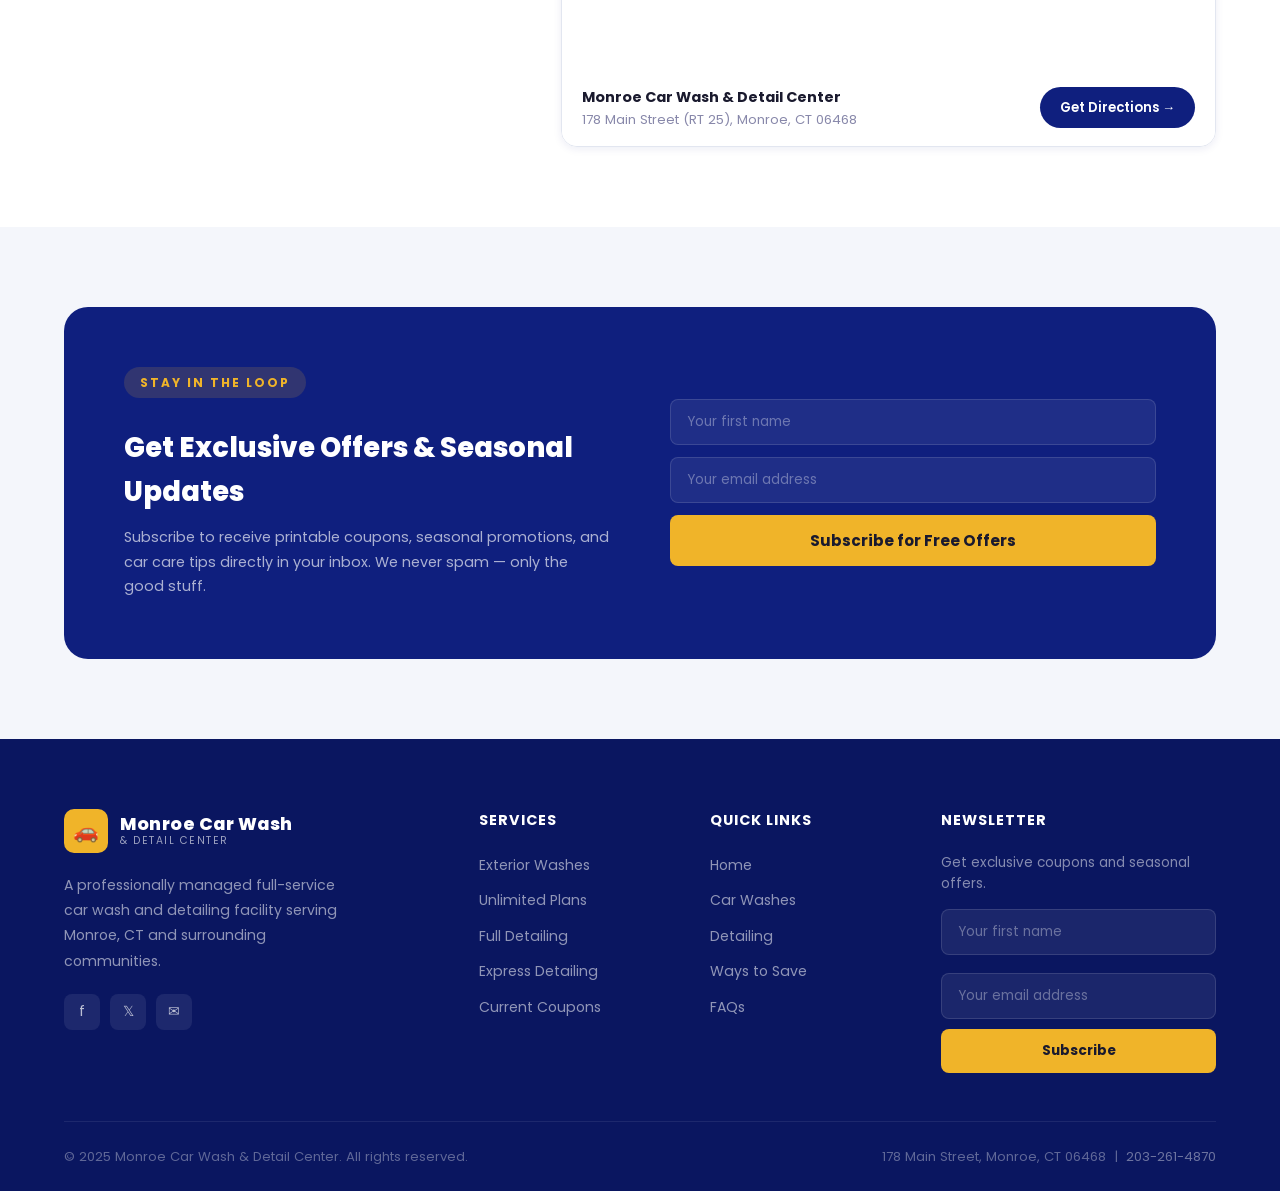
<file: contact.html>
<!DOCTYPE html>
<html lang="en">
<head>
  <meta charset="UTF-8" />
  <meta name="viewport" content="width=device-width, initial-scale=1.0" />
  <title>Contact Us | Monroe Car Wash & Detail Center</title>
  <meta name="description" content="Contact Monroe Car Wash & Detail Center. Located at 178 Main Street, Monroe, CT. Call 203-261-4870. Open 7 days a week." />
  <link rel="stylesheet" href="css/styles.css" />
</head>
<body>

  <!-- NAVBAR -->
  <nav class="navbar scrolled">
    <div class="container">
      <div class="nav-inner">
        <a href="index.html" class="nav-logo">
          <div class="nav-logo-icon">🚗</div>
          <div class="nav-logo-text">
            <span class="brand">Monroe Car Wash</span>
            <span class="tagline">& Detail Center</span>
          </div>
        </a>
        <ul class="nav-links">
          <li><a href="index.html">Home</a></li>
          <li><a href="car-washes.html">Car Washes</a></li>
          <li><a href="detailing.html">Detailing</a></li>
          <li><a href="ways-to-save.html">Ways to Save</a></li>
          <li><a href="faqs.html">FAQs</a></li>
          <li><a href="contact.html" class="nav-cta active">Contact Us</a></li>
        </ul>
        <button class="nav-toggle" aria-label="Toggle menu">
          <span></span><span></span><span></span>
        </button>
      </div>
    </div>
  </nav>

  <!-- PAGE HERO -->
  <section class="page-hero">
    <div class="container">
      <div class="page-hero-content">
        <span class="section-tag">Get In Touch</span>
        <h1>We'd Love to Hear From You</h1>
        <p>Have a question, want to book a detail, or just need directions? We're here to help — stop by, call, or send us a message.</p>
        <div class="breadcrumb">
          <a href="index.html">Home</a>
          <span>›</span>
          <span>Contact</span>
        </div>
      </div>
    </div>
  </section>

  <!-- CONTACT SECTION -->
  <section class="contact-section">
    <div class="container">
      <div class="contact-grid">

        <!-- LEFT: Info Card -->
        <div class="contact-info-card">
          <h2>Visit Us</h2>
          <p>We're conveniently located on Main Street (Route 25) in Monroe, CT. Open 7 days a week, weather permitting.</p>

          <div class="contact-detail">
            <div class="ci-icon">📍</div>
            <div>
              <div class="ci-label">Address</div>
              <div class="ci-value">178 Main Street (RT 25)</div>
              <div class="ci-value">Monroe, CT 06468-1182</div>
            </div>
          </div>

          <div class="contact-detail">
            <div class="ci-icon">📞</div>
            <div>
              <div class="ci-label">Phone</div>
              <div class="ci-value"><a href="tel:2032614870" style="color:#fff;">203-261-4870</a></div>
            </div>
          </div>

          <div class="contact-detail">
            <div class="ci-icon">🖨️</div>
            <div>
              <div class="ci-label">Fax</div>
              <div class="ci-value">203-261-0409</div>
            </div>
          </div>

          <div class="contact-detail">
            <div class="ci-icon">✉️</div>
            <div>
              <div class="ci-label">Email</div>
              <div class="ci-value">info@monroecarwash.com</div>
            </div>
          </div>

          <div class="hours-grid">
            <h4>Hours of Operation</h4>
            <p style="font-size:0.75rem;color:rgba(255,255,255,0.45);margin-bottom:12px;text-transform:uppercase;letter-spacing:0.5px;">Summer (March – October)</p>
            <div class="hours-row">
              <span class="day">Monday – Saturday</span>
              <span class="time">8am – 6pm</span>
            </div>
            <div class="hours-row">
              <span class="day">Sunday</span>
              <span class="time">9am – 3pm</span>
            </div>
            <p style="font-size:0.75rem;color:rgba(255,255,255,0.45);margin:16px 0 12px;text-transform:uppercase;letter-spacing:0.5px;">Winter (November – February)</p>
            <div class="hours-row">
              <span class="day">Monday – Saturday</span>
              <span class="time">8am – 5pm</span>
            </div>
            <div class="hours-row">
              <span class="day">Sunday</span>
              <span class="time">9am – 3pm</span>
            </div>
            <p style="font-size:0.75rem;color:rgba(255,255,255,0.4);margin-top:16px;font-style:italic;">Open 7 days a week, weather permitting.</p>
          </div>

          <!-- Social -->
          <div style="margin-top:28px;padding-top:28px;border-top:1px solid rgba(255,255,255,0.1);">
            <p style="font-size:0.75rem;color:rgba(255,255,255,0.45);text-transform:uppercase;letter-spacing:1px;margin-bottom:12px;">Follow Us</p>
            <div style="display:flex;gap:10px;">
              <a href="https://facebook.com/MonroeCarWash" target="_blank" rel="noopener" style="display:flex;align-items:center;gap:8px;background:rgba(255,255,255,0.08);border-radius:8px;padding:10px 16px;color:rgba(255,255,255,0.7);font-size:0.85rem;transition:all 0.3s;">
                <span>f</span> Facebook
              </a>
              <a href="https://twitter.com/monroecarwash" target="_blank" rel="noopener" style="display:flex;align-items:center;gap:8px;background:rgba(255,255,255,0.08);border-radius:8px;padding:10px 16px;color:rgba(255,255,255,0.7);font-size:0.85rem;transition:all 0.3s;">
                <span>𝕏</span> Twitter
              </a>
            </div>
          </div>
        </div>

        <!-- RIGHT: Form + Map -->
        <div>

          <!-- Contact Form -->
          <div class="contact-form-wrap" style="margin-bottom:32px;">
            <h2>Send Us a Message</h2>
            <p>Fill out the form below and we'll get back to you as soon as possible.</p>

            <form id="contactForm">

              <!-- handled by JS fetch → /send-email -->

              <div class="form-row">
                <div class="form-group">
                  <label>First Name</label>
                  <input type="text" name="First Name" placeholder="John" required />
                </div>
                <div class="form-group">
                  <label>Last Name</label>
                  <input type="text" name="Last Name" placeholder="Smith" required />
                </div>
              </div>
              <div class="form-row">
                <div class="form-group">
                  <label>Phone Number</label>
                  <input type="tel" name="Phone Number" placeholder="203-555-0100" />
                </div>
                <div class="form-group">
                  <label>Email Address</label>
                  <input type="email" name="email" placeholder="john@email.com" required />
                </div>
              </div>
              <div class="form-row">
                <div class="form-group">
                  <label>Vehicle Make</label>
                  <input type="text" name="Vehicle Make" placeholder="e.g. Toyota" />
                </div>
                <div class="form-group">
                  <label>Vehicle Model</label>
                  <input type="text" name="Vehicle Model" placeholder="e.g. Camry" />
                </div>
              </div>
              <div class="form-group">
                <label>Service Interested In</label>
                <select name="Service Interested In">
                  <option value="">— Select a service —</option>
                  <option>Express Exterior Wash</option>
                  <option>Good Exterior Wash</option>
                  <option>Better Exterior Wash</option>
                  <option>Best Exterior Wash</option>
                  <option>Freedom Unlimited Wash Plan</option>
                  <option>Full Service Detail</option>
                  <option>Exterior-Only Detail</option>
                  <option>Interior-Only Detail</option>
                  <option>Express Wax</option>
                  <option>Interior Super Clean</option>
                  <option>Carpet &amp; Mat Shampoo</option>
                  <option>Headlight Restoration</option>
                  <option>Other / General Inquiry</option>
                </select>
              </div>
              <div class="form-group">
                <label>Message / Comments</label>
                <textarea name="Message" placeholder="Tell us how we can help you..." required></textarea>
              </div>
              <button type="submit" class="btn btn-primary form-submit">Send Message →</button>
            </form>
          </div>

          <!-- Map Embed -->
          <div style="border-radius:var(--radius-md);overflow:hidden;border:1px solid var(--border);box-shadow:var(--shadow-sm);">
            <iframe
              src="https://www.google.com/maps/embed?pb=!1m18!1m12!1m3!1d2989.3!2d-73.2!3d41.35!2m3!1f0!2f0!3f0!3m2!1i1024!2i768!4f13.1!3m3!1m2!1s0x0%3A0x0!2s178+Main+Street%2C+Monroe%2C+CT+06468!5e0!3m2!1sen!2sus!4v1"
              width="100%"
              height="280"
              style="border:0;display:block;"
              allowfullscreen=""
              loading="lazy"
              referrerpolicy="no-referrer-when-downgrade"
              title="Monroe Car Wash Location">
            </iframe>
            <div style="padding:16px 20px;background:#fff;display:flex;align-items:center;justify-content:space-between;flex-wrap:wrap;gap:12px;">
              <div>
                <div style="font-weight:700;font-size:0.9rem;color:var(--text-dark);">Monroe Car Wash &amp; Detail Center</div>
                <div style="font-size:0.82rem;color:var(--text-light);">178 Main Street (RT 25), Monroe, CT 06468</div>
              </div>
              <a href="https://goo.gl/maps/fLPTFyV2X3K41oJJ9" target="_blank" rel="noopener" class="btn btn-primary" style="padding:10px 20px;font-size:0.82rem;">Get Directions →</a>
            </div>
          </div>

        </div>
      </div>
    </div>
  </section>

  <!-- NEWSLETTER SECTION -->
  <section style="padding:80px 0;background:var(--bg-light);">
    <div class="container">
      <div style="background:var(--navy);border-radius:var(--radius-lg);padding:60px;display:grid;grid-template-columns:1fr 1fr;gap:60px;align-items:center;">
        <div>
          <span class="section-tag" style="background:rgba(240,180,41,0.15);color:var(--gold);">Stay in the Loop</span>
          <h2 style="color:#fff;font-size:1.7rem;font-weight:800;margin:14px 0 12px;">Get Exclusive Offers &amp; Seasonal Updates</h2>
          <p style="color:rgba(255,255,255,0.65);font-size:0.9rem;line-height:1.7;">Subscribe to receive printable coupons, seasonal promotions, and car care tips directly in your inbox. We never spam — only the good stuff.</p>
        </div>
        <div>
          <div class="footer-newsletter" style="display:grid;gap:12px;">
            <input type="text" placeholder="Your first name" style="margin:0;" />
            <input type="email" placeholder="Your email address" style="margin:0;" />
            <button style="padding:14px;font-size:0.95rem;">Subscribe for Free Offers</button>
          </div>
        </div>
      </div>
    </div>
  </section>

  <!-- FOOTER -->
  <footer class="footer">
    <div class="container">
      <div class="footer-grid">
        <div class="footer-brand">
          <a href="index.html" class="nav-logo">
            <div class="nav-logo-icon">🚗</div>
            <div class="nav-logo-text">
              <span class="brand">Monroe Car Wash</span>
              <span class="tagline">& Detail Center</span>
            </div>
          </a>
          <p>A professionally managed full-service car wash and detailing facility serving Monroe, CT and surrounding communities.</p>
          <div class="footer-socials">
            <a href="https://facebook.com/MonroeCarWash" class="social-btn" target="_blank" rel="noopener">f</a>
            <a href="https://twitter.com/monroecarwash" class="social-btn" target="_blank" rel="noopener">𝕏</a>
            <a href="contact.html" class="social-btn">✉</a>
          </div>
        </div>
        <div class="footer-col">
          <h4>Services</h4>
          <ul>
            <li><a href="car-washes.html">Exterior Washes</a></li>
            <li><a href="car-washes.html">Unlimited Plans</a></li>
            <li><a href="detailing.html">Full Detailing</a></li>
            <li><a href="detailing.html">Express Detailing</a></li>
            <li><a href="ways-to-save.html">Current Coupons</a></li>
          </ul>
        </div>
        <div class="footer-col">
          <h4>Quick Links</h4>
          <ul>
            <li><a href="index.html">Home</a></li>
            <li><a href="car-washes.html">Car Washes</a></li>
            <li><a href="detailing.html">Detailing</a></li>
            <li><a href="ways-to-save.html">Ways to Save</a></li>
            <li><a href="faqs.html">FAQs</a></li>
          </ul>
        </div>
        <div class="footer-col">
          <h4>Newsletter</h4>
          <p style="font-size:0.85rem;color:rgba(255,255,255,0.5);margin-bottom:14px;line-height:1.6;">Get exclusive coupons and seasonal offers.</p>
          <div class="footer-newsletter">
            <input type="text" placeholder="Your first name" />
            <input type="email" placeholder="Your email address" style="margin-top:8px;" />
            <button>Subscribe</button>
          </div>
        </div>
      </div>
      <div class="footer-bottom">
        <p>&copy; 2025 Monroe Car Wash &amp; Detail Center. All rights reserved.</p>
        <p>178 Main Street, Monroe, CT 06468 &nbsp;|&nbsp; <a href="tel:2032614870" style="color:rgba(255,255,255,0.4);">203-261-4870</a></p>
      </div>
    </div>
  </footer>

  <script src="js/main.js"></script>
</body>
</html>
</file>
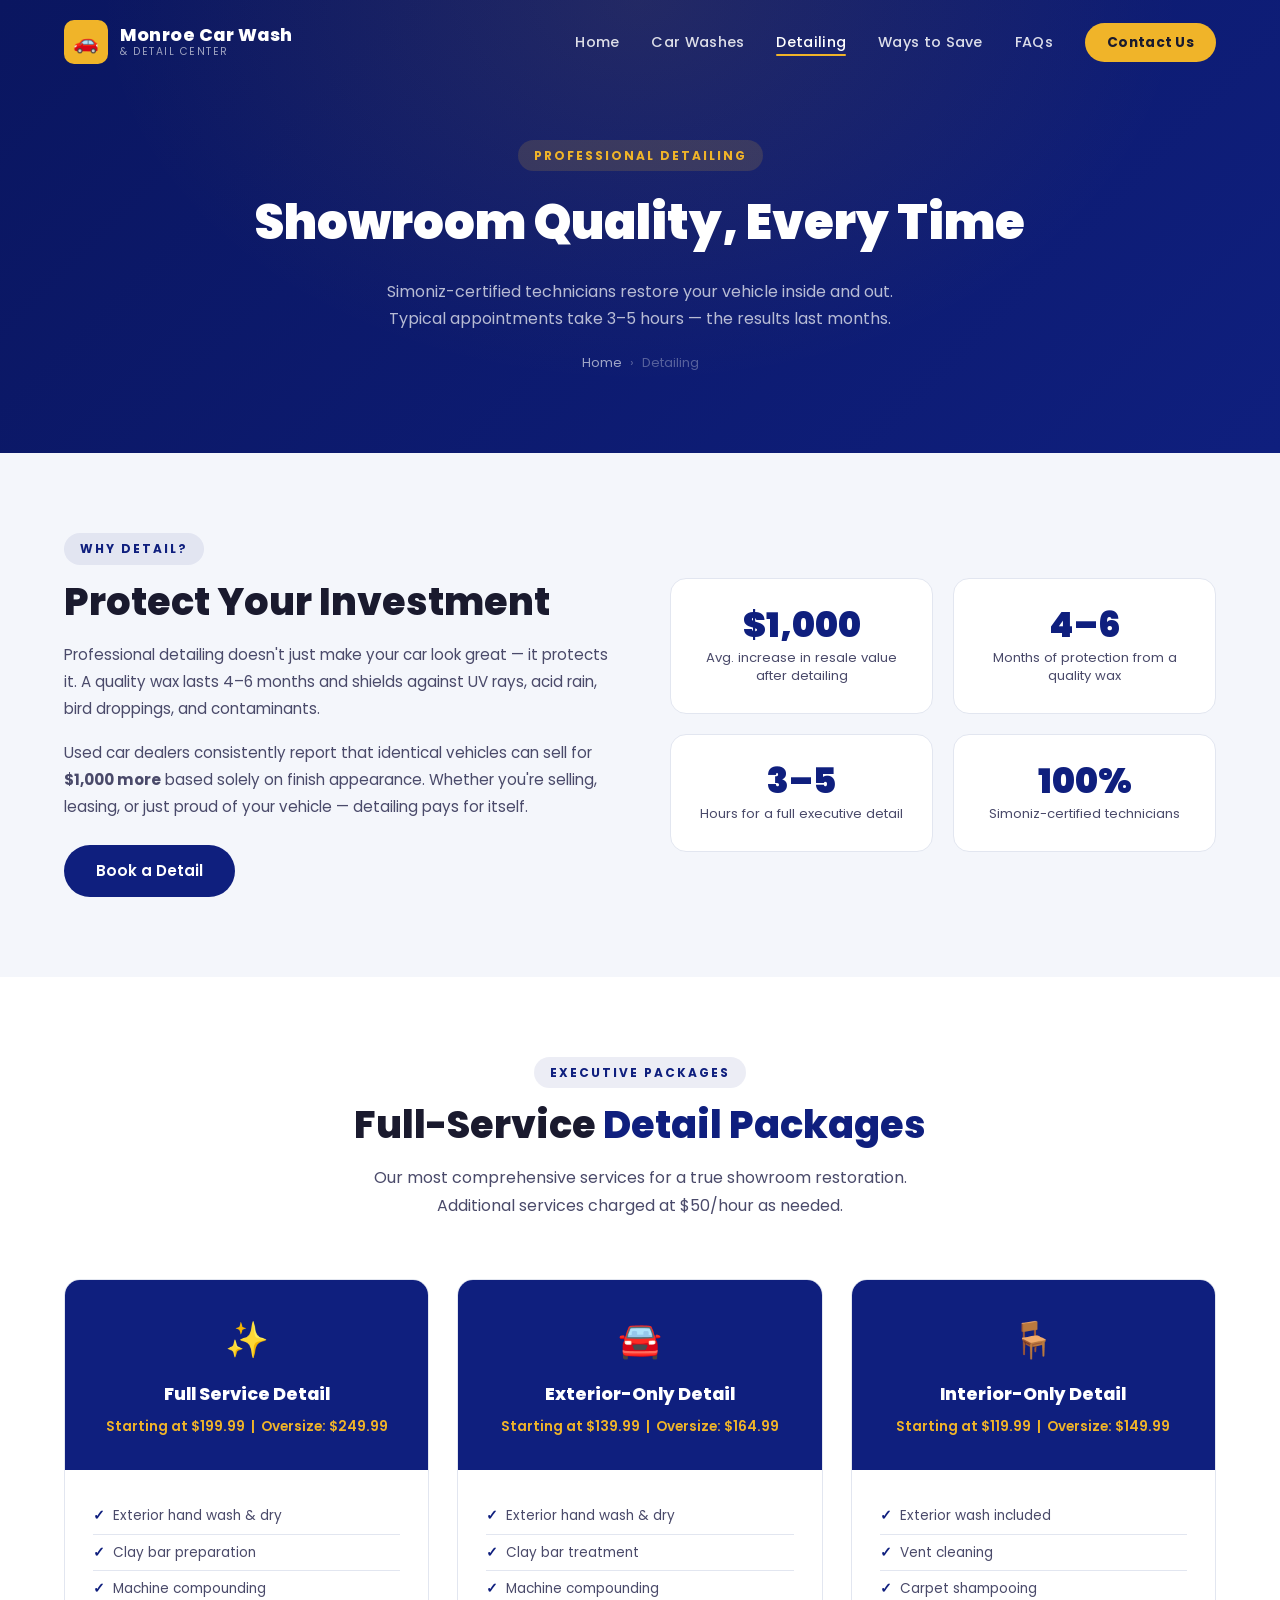
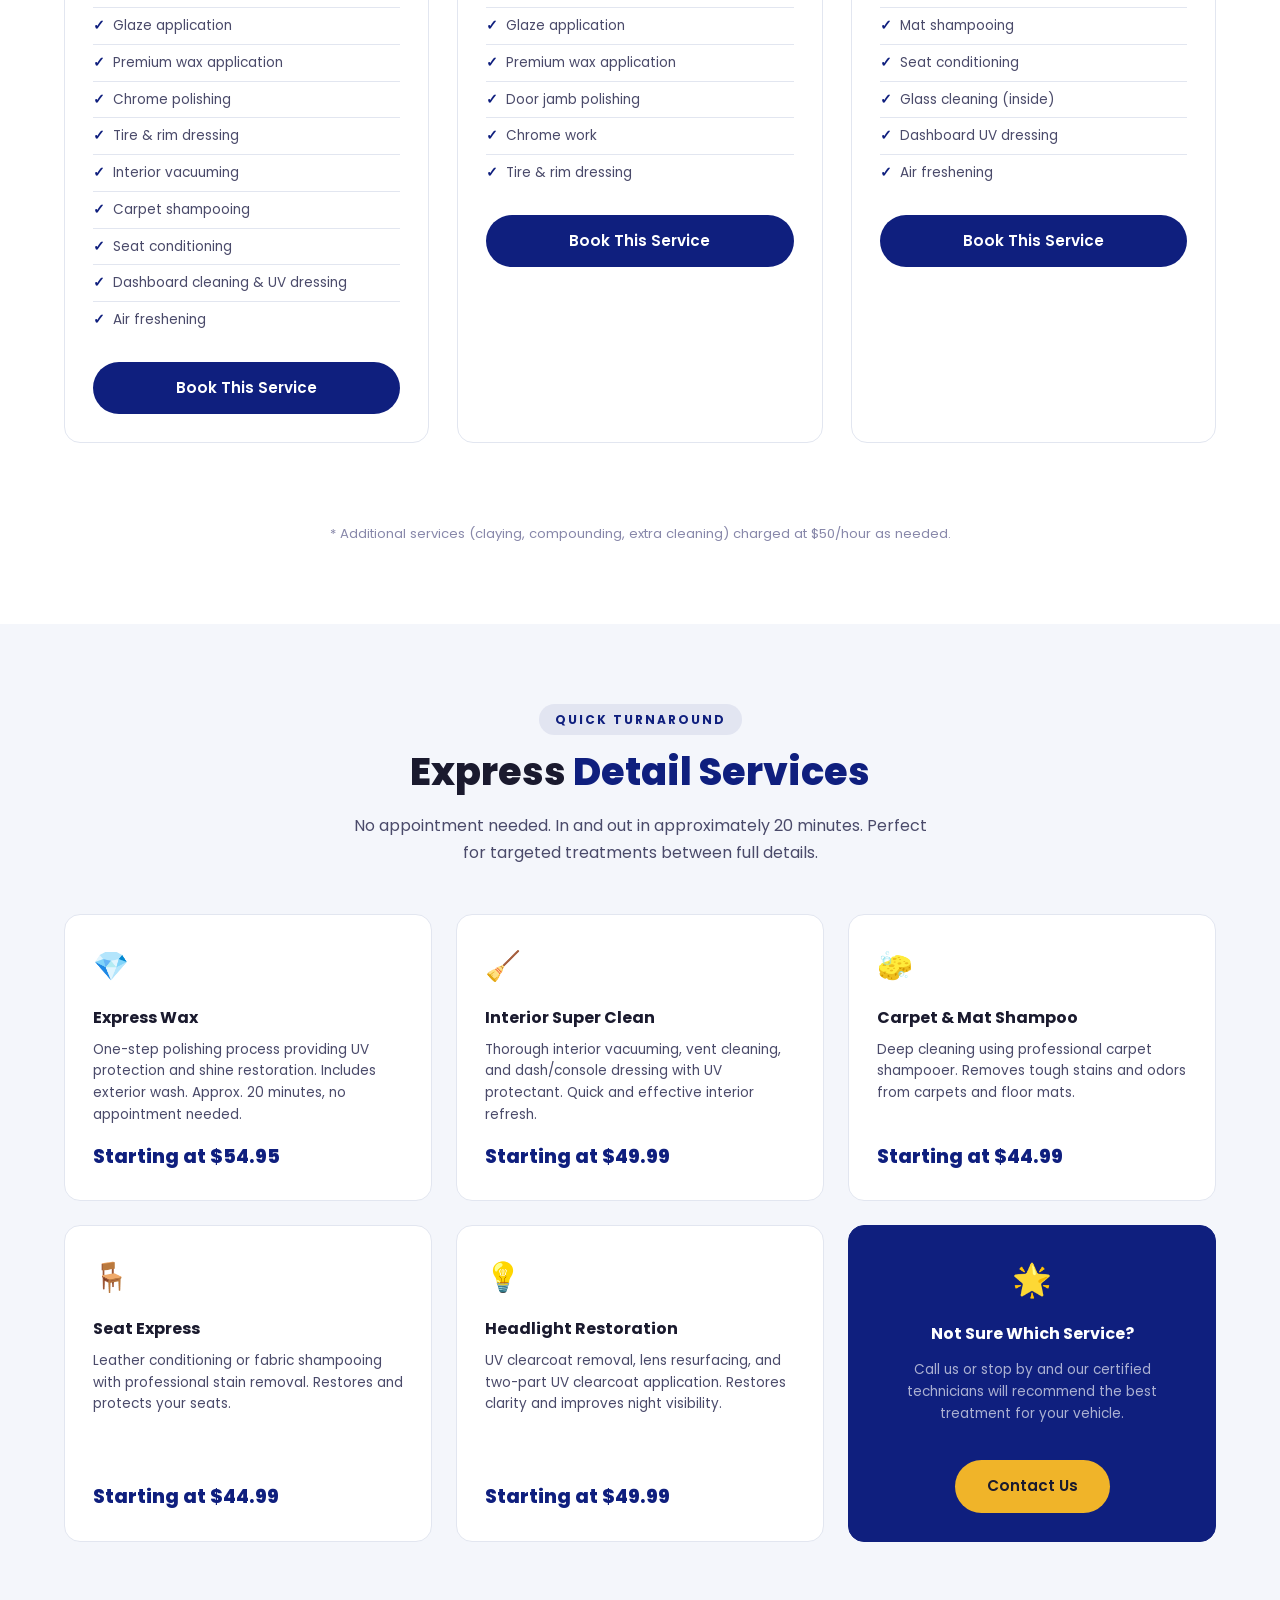
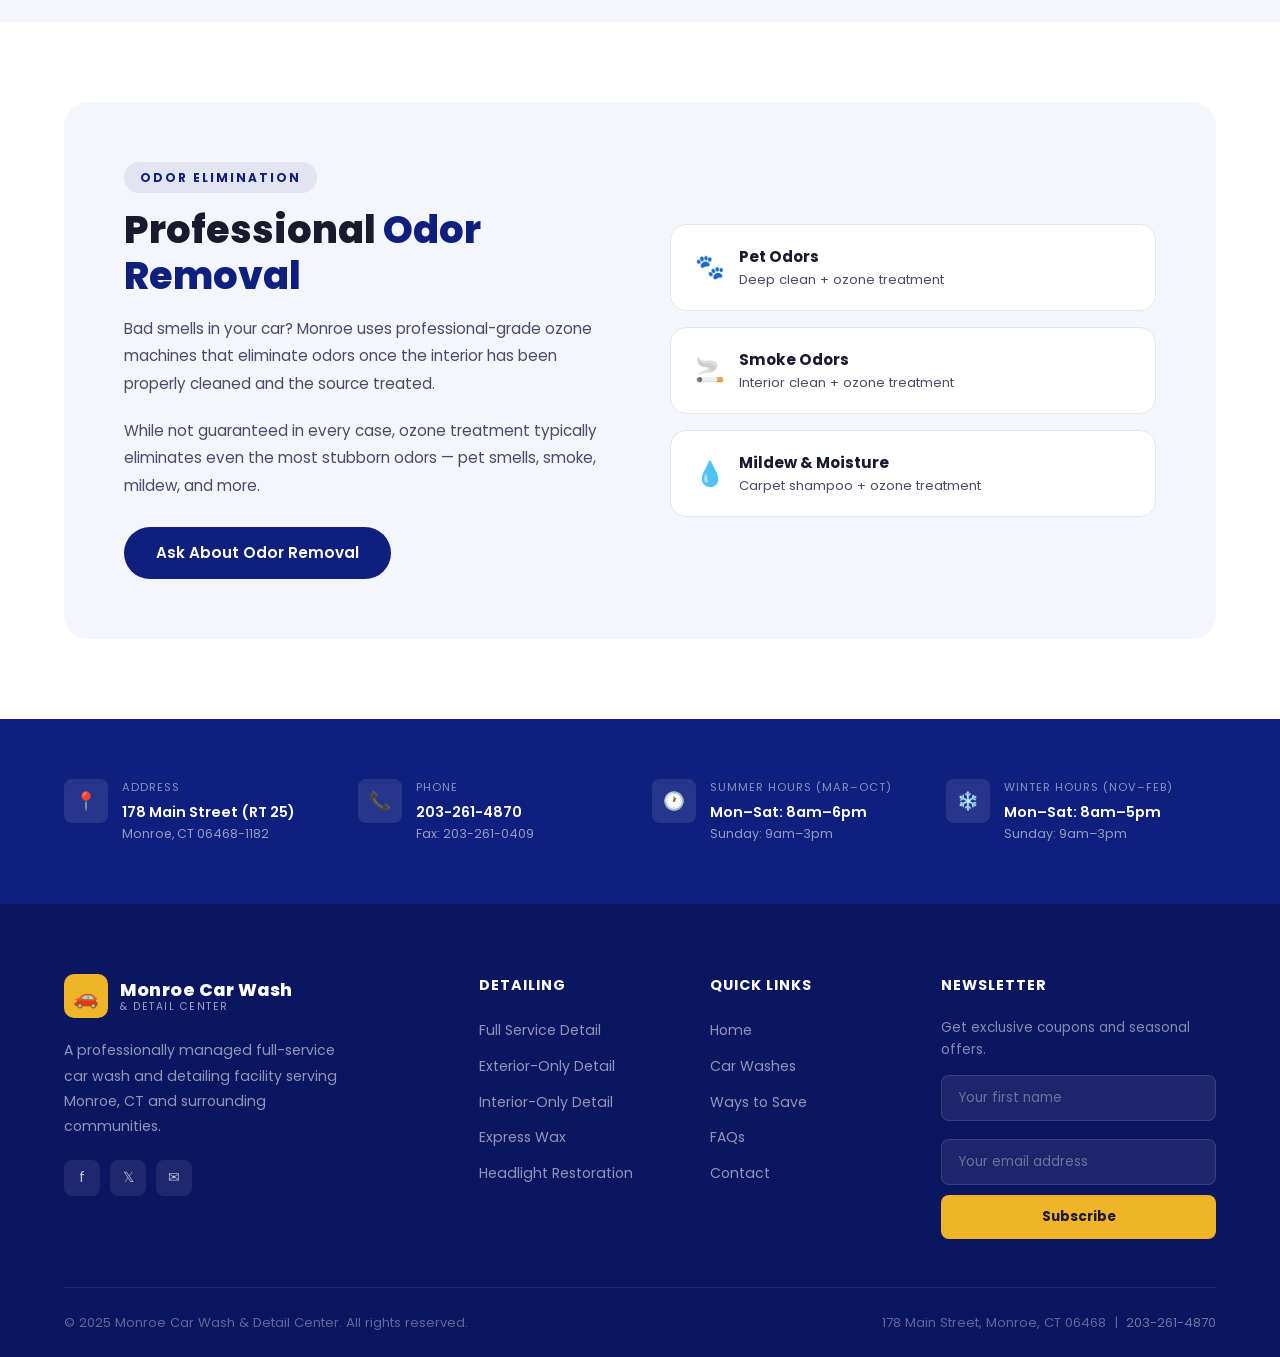
<file: detailing.html>
<!DOCTYPE html>
<html lang="en">
<head>
  <meta charset="UTF-8" />
  <meta name="viewport" content="width=device-width, initial-scale=1.0" />
  <title>Detailing Services | Monroe Car Wash & Detail Center</title>
  <meta name="description" content="Professional car detailing in Monroe, CT. Full service, exterior, interior, and express detailing by Simoniz-certified technicians." />
  <link rel="stylesheet" href="css/styles.css" />
</head>
<body>

  <!-- NAVBAR -->
  <nav class="navbar scrolled">
    <div class="container">
      <div class="nav-inner">
        <a href="index.html" class="nav-logo">
          <div class="nav-logo-icon">🚗</div>
          <div class="nav-logo-text">
            <span class="brand">Monroe Car Wash</span>
            <span class="tagline">& Detail Center</span>
          </div>
        </a>
        <ul class="nav-links">
          <li><a href="index.html">Home</a></li>
          <li><a href="car-washes.html">Car Washes</a></li>
          <li><a href="detailing.html" class="active">Detailing</a></li>
          <li><a href="ways-to-save.html">Ways to Save</a></li>
          <li><a href="faqs.html">FAQs</a></li>
          <li><a href="contact.html" class="nav-cta">Contact Us</a></li>
        </ul>
        <button class="nav-toggle" aria-label="Toggle menu">
          <span></span><span></span><span></span>
        </button>
      </div>
    </div>
  </nav>

  <!-- PAGE HERO -->
  <section class="page-hero">
    <div class="container">
      <div class="page-hero-content">
        <span class="section-tag">Professional Detailing</span>
        <h1>Showroom Quality, Every Time</h1>
        <p>Simoniz-certified technicians restore your vehicle inside and out. Typical appointments take 3–5 hours — the results last months.</p>
        <div class="breadcrumb">
          <a href="index.html">Home</a>
          <span>›</span>
          <span>Detailing</span>
        </div>
      </div>
    </div>
  </section>

  <!-- WHY DETAIL -->
  <section style="padding:80px 0;background:var(--bg-light);">
    <div class="container">
      <div style="display:grid;grid-template-columns:1fr 1fr;gap:60px;align-items:center;">
        <div>
          <span class="section-tag">Why Detail?</span>
          <h2 class="section-title">Protect Your Investment</h2>
          <p style="color:var(--text-mid);font-size:0.95rem;line-height:1.8;margin-bottom:16px;">Professional detailing doesn't just make your car look great — it protects it. A quality wax lasts 4–6 months and shields against UV rays, acid rain, bird droppings, and contaminants.</p>
          <p style="color:var(--text-mid);font-size:0.95rem;line-height:1.8;margin-bottom:24px;">Used car dealers consistently report that identical vehicles can sell for <strong>$1,000 more</strong> based solely on finish appearance. Whether you're selling, leasing, or just proud of your vehicle — detailing pays for itself.</p>
          <a href="contact.html" class="btn btn-primary">Book a Detail</a>
        </div>
        <div style="display:grid;grid-template-columns:1fr 1fr;gap:20px;">
          <div class="eco-stat fade-up">
            <div class="big">$1,000</div>
            <div class="small">Avg. increase in resale value after detailing</div>
          </div>
          <div class="eco-stat fade-up">
            <div class="big">4–6</div>
            <div class="small">Months of protection from a quality wax</div>
          </div>
          <div class="eco-stat fade-up">
            <div class="big">3–5</div>
            <div class="small">Hours for a full executive detail</div>
          </div>
          <div class="eco-stat fade-up">
            <div class="big">100%</div>
            <div class="small">Simoniz-certified technicians</div>
          </div>
        </div>
      </div>
    </div>
  </section>

  <!-- EXECUTIVE PACKAGES -->
  <section class="detailing-packages">
    <div class="container">
      <div class="text-center" style="margin-bottom:60px;">
        <span class="section-tag">Executive Packages</span>
        <h2 class="section-title">Full-Service <span>Detail Packages</span></h2>
        <p class="section-subtitle">Our most comprehensive services for a true showroom restoration. Additional services charged at $50/hour as needed.</p>
      </div>

      <div class="executive-grid">

        <!-- FULL SERVICE -->
        <div class="exec-card fade-up">
          <div class="exec-header">
            <div class="exec-icon">✨</div>
            <div class="exec-title">Full Service Detail</div>
            <div class="exec-price">Starting at $199.99 &nbsp;|&nbsp; Oversize: $249.99</div>
          </div>
          <div class="exec-body">
            <ul>
              <li>Exterior hand wash &amp; dry</li>
              <li>Clay bar preparation</li>
              <li>Machine compounding</li>
              <li>Glaze application</li>
              <li>Premium wax application</li>
              <li>Chrome polishing</li>
              <li>Tire &amp; rim dressing</li>
              <li>Interior vacuuming</li>
              <li>Carpet shampooing</li>
              <li>Seat conditioning</li>
              <li>Dashboard cleaning &amp; UV dressing</li>
              <li>Air freshening</li>
            </ul>
            <a href="contact.html" class="btn btn-primary exec-btn">Book This Service</a>
          </div>
        </div>

        <!-- EXTERIOR ONLY -->
        <div class="exec-card fade-up">
          <div class="exec-header">
            <div class="exec-icon">🚘</div>
            <div class="exec-title">Exterior-Only Detail</div>
            <div class="exec-price">Starting at $139.99 &nbsp;|&nbsp; Oversize: $164.99</div>
          </div>
          <div class="exec-body">
            <ul>
              <li>Exterior hand wash &amp; dry</li>
              <li>Clay bar treatment</li>
              <li>Machine compounding</li>
              <li>Glaze application</li>
              <li>Premium wax application</li>
              <li>Door jamb polishing</li>
              <li>Chrome work</li>
              <li>Tire &amp; rim dressing</li>
            </ul>
            <a href="contact.html" class="btn btn-primary exec-btn">Book This Service</a>
          </div>
        </div>

        <!-- INTERIOR ONLY -->
        <div class="exec-card fade-up">
          <div class="exec-header">
            <div class="exec-icon">🪑</div>
            <div class="exec-title">Interior-Only Detail</div>
            <div class="exec-price">Starting at $119.99 &nbsp;|&nbsp; Oversize: $149.99</div>
          </div>
          <div class="exec-body">
            <ul>
              <li>Exterior wash included</li>
              <li>Vent cleaning</li>
              <li>Carpet shampooing</li>
              <li>Mat shampooing</li>
              <li>Seat conditioning</li>
              <li>Glass cleaning (inside)</li>
              <li>Dashboard UV dressing</li>
              <li>Air freshening</li>
            </ul>
            <a href="contact.html" class="btn btn-primary exec-btn">Book This Service</a>
          </div>
        </div>

      </div>

      <p style="text-align:center;font-size:0.82rem;color:var(--text-light);margin-top:8px;">* Additional services (claying, compounding, extra cleaning) charged at $50/hour as needed.</p>
    </div>
  </section>

  <!-- EXPRESS DETAILING -->
  <section class="express-section">
    <div class="container">
      <div class="text-center" style="margin-bottom:16px;">
        <span class="section-tag">Quick Turnaround</span>
        <h2 class="section-title">Express <span>Detail Services</span></h2>
        <p class="section-subtitle">No appointment needed. In and out in approximately 20 minutes. Perfect for targeted treatments between full details.</p>
      </div>

      <div class="express-grid" style="margin-top:48px;">

        <div class="express-card fade-up">
          <div class="ex-icon">💎</div>
          <h3>Express Wax</h3>
          <p>One-step polishing process providing UV protection and shine restoration. Includes exterior wash. Approx. 20 minutes, no appointment needed.</p>
          <div class="ex-price">Starting at $54.95</div>
        </div>

        <div class="express-card fade-up">
          <div class="ex-icon">🧹</div>
          <h3>Interior Super Clean</h3>
          <p>Thorough interior vacuuming, vent cleaning, and dash/console dressing with UV protectant. Quick and effective interior refresh.</p>
          <div class="ex-price">Starting at $49.99</div>
        </div>

        <div class="express-card fade-up">
          <div class="ex-icon">🧽</div>
          <h3>Carpet &amp; Mat Shampoo</h3>
          <p>Deep cleaning using professional carpet shampooer. Removes tough stains and odors from carpets and floor mats.</p>
          <div class="ex-price">Starting at $44.99</div>
        </div>

        <div class="express-card fade-up">
          <div class="ex-icon">🪑</div>
          <h3>Seat Express</h3>
          <p>Leather conditioning or fabric shampooing with professional stain removal. Restores and protects your seats.</p>
          <div class="ex-price">Starting at $44.99</div>
        </div>

        <div class="express-card fade-up">
          <div class="ex-icon">💡</div>
          <h3>Headlight Restoration</h3>
          <p>UV clearcoat removal, lens resurfacing, and two-part UV clearcoat application. Restores clarity and improves night visibility.</p>
          <div class="ex-price">Starting at $49.99</div>
        </div>

        <div class="express-card fade-up" style="background:var(--navy);border-color:var(--navy);display:flex;flex-direction:column;justify-content:center;align-items:center;text-align:center;">
          <div style="font-size:2rem;margin-bottom:16px;">🌟</div>
          <h3 style="color:#fff;margin-bottom:12px;">Not Sure Which Service?</h3>
          <p style="color:rgba(255,255,255,0.65);">Call us or stop by and our certified technicians will recommend the best treatment for your vehicle.</p>
          <a href="contact.html" class="btn btn-gold" style="margin-top:20px;">Contact Us</a>
        </div>

      </div>
    </div>
  </section>

  <!-- ODOR REMOVAL -->
  <section style="padding:80px 0;">
    <div class="container">
      <div style="background:var(--bg-light);border-radius:var(--radius-lg);padding:60px;display:grid;grid-template-columns:1fr 1fr;gap:60px;align-items:center;">
        <div>
          <span class="section-tag">Odor Elimination</span>
          <h2 class="section-title">Professional <span>Odor Removal</span></h2>
          <p style="color:var(--text-mid);font-size:0.95rem;line-height:1.8;margin-bottom:20px;">Bad smells in your car? Monroe uses professional-grade ozone machines that eliminate odors once the interior has been properly cleaned and the source treated.</p>
          <p style="color:var(--text-mid);font-size:0.95rem;line-height:1.8;margin-bottom:28px;">While not guaranteed in every case, ozone treatment typically eliminates even the most stubborn odors — pet smells, smoke, mildew, and more.</p>
          <a href="contact.html" class="btn btn-primary">Ask About Odor Removal</a>
        </div>
        <div style="display:grid;gap:16px;">
          <div style="background:#fff;border-radius:var(--radius-md);padding:20px 24px;border:1px solid var(--border);display:flex;align-items:center;gap:14px;">
            <span style="font-size:1.5rem;">🐾</span>
            <div>
              <div style="font-weight:700;font-size:0.95rem;color:var(--text-dark);">Pet Odors</div>
              <div style="font-size:0.82rem;color:var(--text-mid);">Deep clean + ozone treatment</div>
            </div>
          </div>
          <div style="background:#fff;border-radius:var(--radius-md);padding:20px 24px;border:1px solid var(--border);display:flex;align-items:center;gap:14px;">
            <span style="font-size:1.5rem;">🚬</span>
            <div>
              <div style="font-weight:700;font-size:0.95rem;color:var(--text-dark);">Smoke Odors</div>
              <div style="font-size:0.82rem;color:var(--text-mid);">Interior clean + ozone treatment</div>
            </div>
          </div>
          <div style="background:#fff;border-radius:var(--radius-md);padding:20px 24px;border:1px solid var(--border);display:flex;align-items:center;gap:14px;">
            <span style="font-size:1.5rem;">💧</span>
            <div>
              <div style="font-weight:700;font-size:0.95rem;color:var(--text-dark);">Mildew &amp; Moisture</div>
              <div style="font-size:0.82rem;color:var(--text-mid);">Carpet shampoo + ozone treatment</div>
            </div>
          </div>
        </div>
      </div>
    </div>
  </section>

  <!-- CONTACT STRIP -->
  <div class="contact-strip">
    <div class="container">
      <div class="contact-strip-inner">
        <div class="contact-item">
          <div class="icon">📍</div>
          <div>
            <div class="label">Address</div>
            <div class="value">178 Main Street (RT 25)</div>
            <div class="sub">Monroe, CT 06468-1182</div>
          </div>
        </div>
        <div class="contact-item">
          <div class="icon">📞</div>
          <div>
            <div class="label">Phone</div>
            <div class="value"><a href="tel:2032614870" style="color:#fff;">203-261-4870</a></div>
            <div class="sub">Fax: 203-261-0409</div>
          </div>
        </div>
        <div class="contact-item">
          <div class="icon">🕐</div>
          <div>
            <div class="label">Summer Hours (Mar–Oct)</div>
            <div class="value">Mon–Sat: 8am–6pm</div>
            <div class="sub">Sunday: 9am–3pm</div>
          </div>
        </div>
        <div class="contact-item">
          <div class="icon">❄️</div>
          <div>
            <div class="label">Winter Hours (Nov–Feb)</div>
            <div class="value">Mon–Sat: 8am–5pm</div>
            <div class="sub">Sunday: 9am–3pm</div>
          </div>
        </div>
      </div>
    </div>
  </div>

  <!-- FOOTER -->
  <footer class="footer">
    <div class="container">
      <div class="footer-grid">
        <div class="footer-brand">
          <a href="index.html" class="nav-logo">
            <div class="nav-logo-icon">🚗</div>
            <div class="nav-logo-text">
              <span class="brand">Monroe Car Wash</span>
              <span class="tagline">& Detail Center</span>
            </div>
          </a>
          <p>A professionally managed full-service car wash and detailing facility serving Monroe, CT and surrounding communities.</p>
          <div class="footer-socials">
            <a href="https://facebook.com/MonroeCarWash" class="social-btn" target="_blank" rel="noopener">f</a>
            <a href="https://twitter.com/monroecarwash" class="social-btn" target="_blank" rel="noopener">𝕏</a>
            <a href="contact.html" class="social-btn">✉</a>
          </div>
        </div>
        <div class="footer-col">
          <h4>Detailing</h4>
          <ul>
            <li><a href="detailing.html">Full Service Detail</a></li>
            <li><a href="detailing.html">Exterior-Only Detail</a></li>
            <li><a href="detailing.html">Interior-Only Detail</a></li>
            <li><a href="detailing.html">Express Wax</a></li>
            <li><a href="detailing.html">Headlight Restoration</a></li>
          </ul>
        </div>
        <div class="footer-col">
          <h4>Quick Links</h4>
          <ul>
            <li><a href="index.html">Home</a></li>
            <li><a href="car-washes.html">Car Washes</a></li>
            <li><a href="ways-to-save.html">Ways to Save</a></li>
            <li><a href="faqs.html">FAQs</a></li>
            <li><a href="contact.html">Contact</a></li>
          </ul>
        </div>
        <div class="footer-col">
          <h4>Newsletter</h4>
          <p style="font-size:0.85rem;color:rgba(255,255,255,0.5);margin-bottom:14px;line-height:1.6;">Get exclusive coupons and seasonal offers.</p>
          <div class="footer-newsletter">
            <input type="text" placeholder="Your first name" />
            <input type="email" placeholder="Your email address" style="margin-top:8px;" />
            <button>Subscribe</button>
          </div>
        </div>
      </div>
      <div class="footer-bottom">
        <p>&copy; 2025 Monroe Car Wash &amp; Detail Center. All rights reserved.</p>
        <p>178 Main Street, Monroe, CT 06468 &nbsp;|&nbsp; <a href="tel:2032614870" style="color:rgba(255,255,255,0.4);">203-261-4870</a></p>
      </div>
    </div>
  </footer>

  <script src="js/main.js"></script>
</body>
</html>
</file>
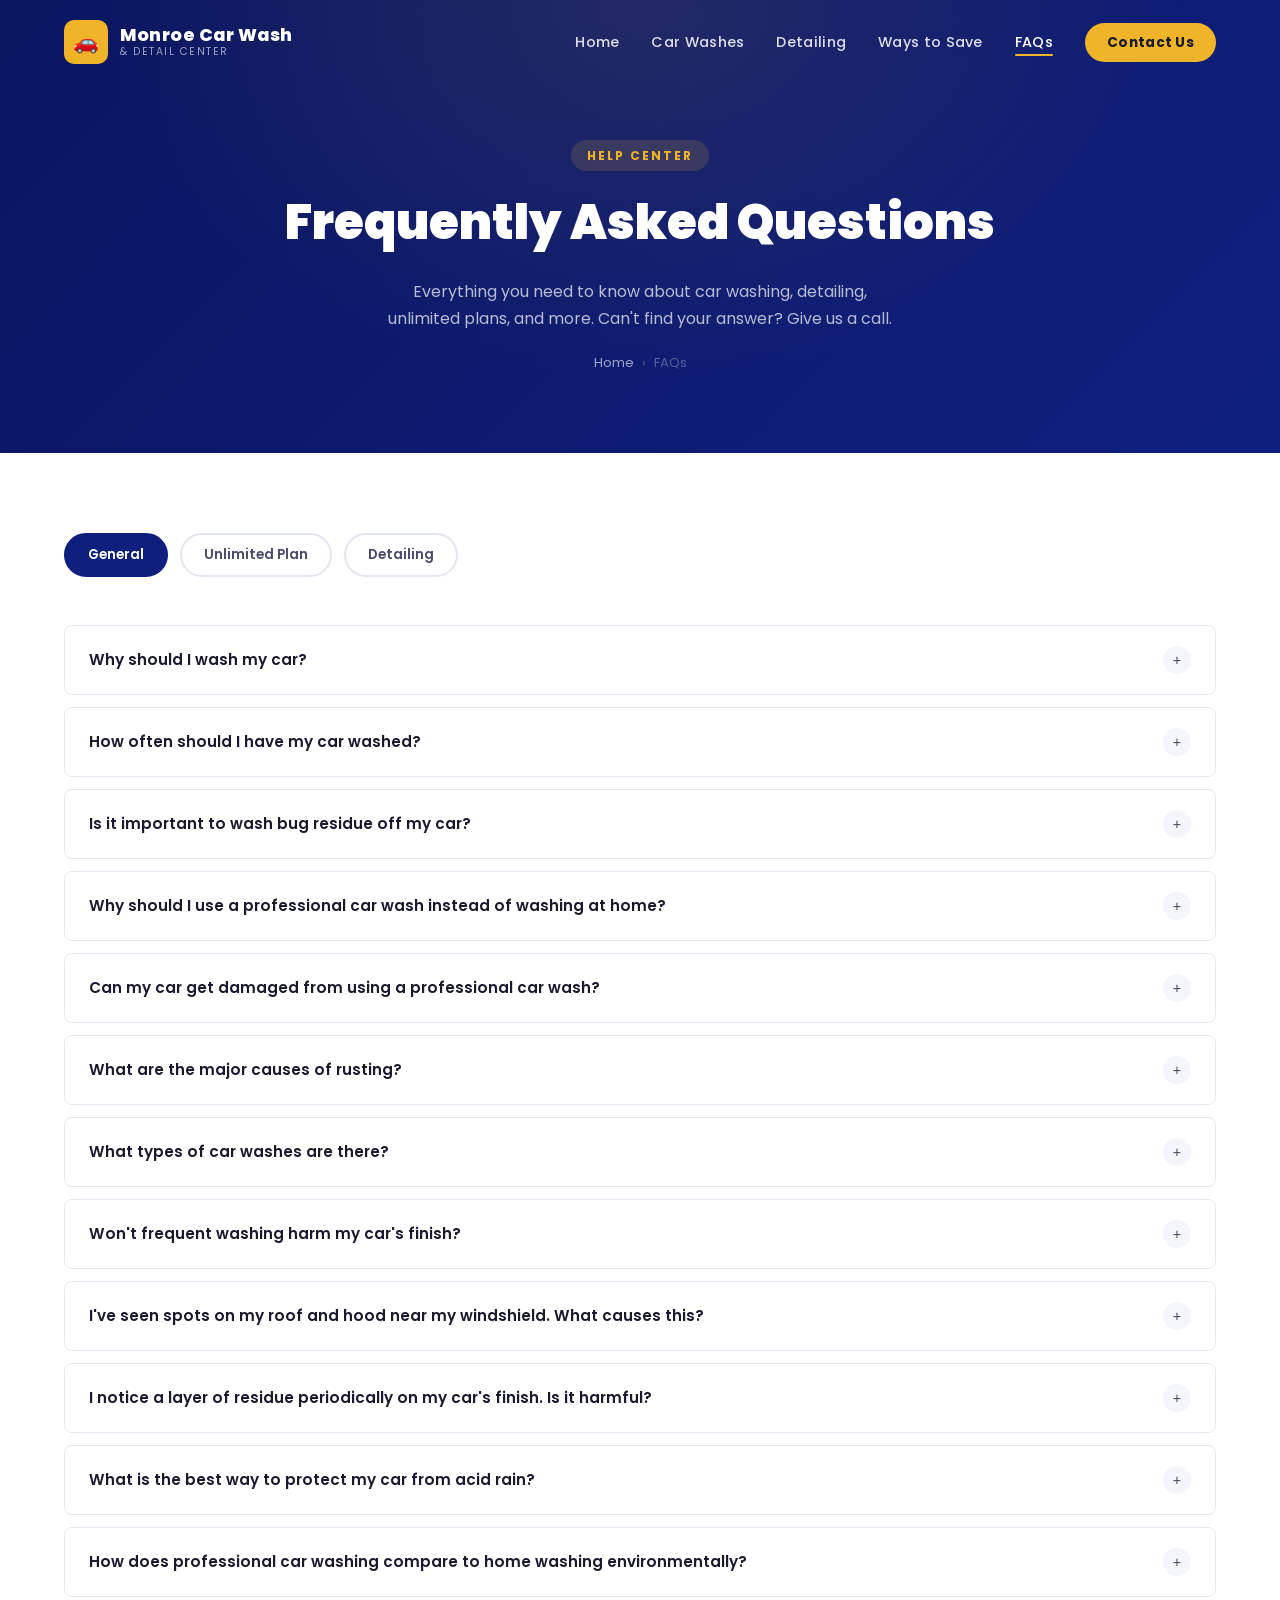
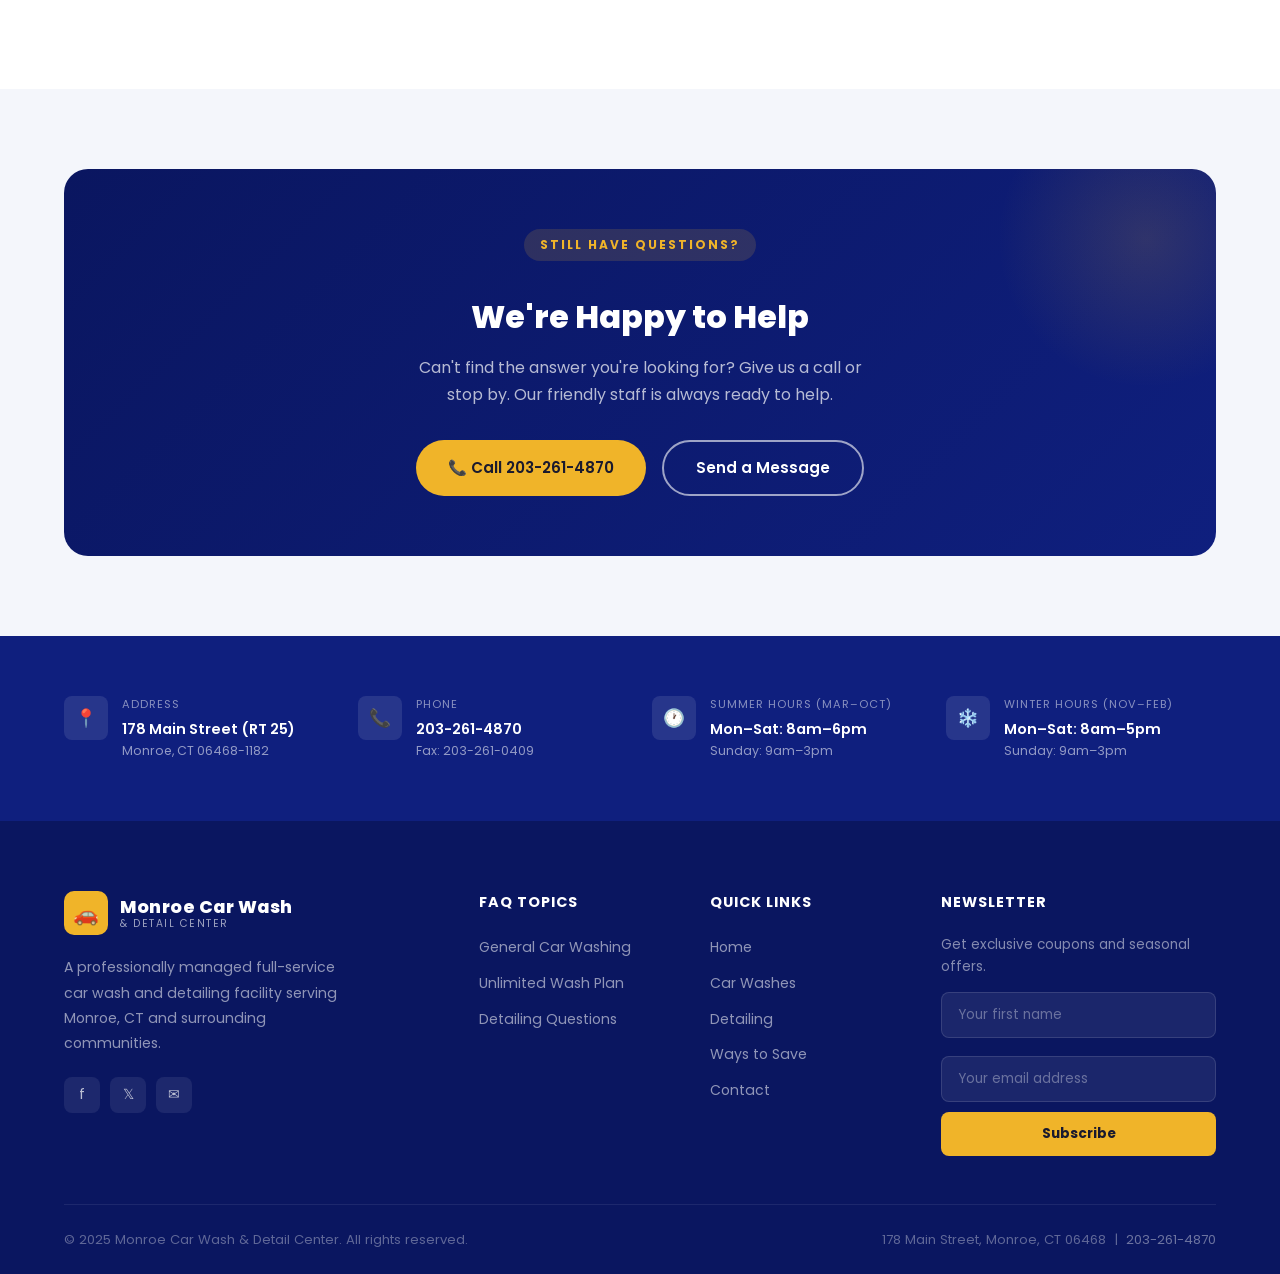
<file: faqs.html>
<!DOCTYPE html>
<html lang="en">
<head>
  <meta charset="UTF-8" />
  <meta name="viewport" content="width=device-width, initial-scale=1.0" />
  <title>FAQs | Monroe Car Wash & Detail Center</title>
  <meta name="description" content="Answers to frequently asked questions about car washing, detailing, our unlimited plans, and eco-friendly practices at Monroe Car Wash." />
  <link rel="stylesheet" href="css/styles.css" />
</head>
<body>

  <!-- NAVBAR -->
  <nav class="navbar scrolled">
    <div class="container">
      <div class="nav-inner">
        <a href="index.html" class="nav-logo">
          <div class="nav-logo-icon">🚗</div>
          <div class="nav-logo-text">
            <span class="brand">Monroe Car Wash</span>
            <span class="tagline">& Detail Center</span>
          </div>
        </a>
        <ul class="nav-links">
          <li><a href="index.html">Home</a></li>
          <li><a href="car-washes.html">Car Washes</a></li>
          <li><a href="detailing.html">Detailing</a></li>
          <li><a href="ways-to-save.html">Ways to Save</a></li>
          <li><a href="faqs.html" class="active">FAQs</a></li>
          <li><a href="contact.html" class="nav-cta">Contact Us</a></li>
        </ul>
        <button class="nav-toggle" aria-label="Toggle menu">
          <span></span><span></span><span></span>
        </button>
      </div>
    </div>
  </nav>

  <!-- PAGE HERO -->
  <section class="page-hero">
    <div class="container">
      <div class="page-hero-content">
        <span class="section-tag">Help Center</span>
        <h1>Frequently Asked Questions</h1>
        <p>Everything you need to know about car washing, detailing, unlimited plans, and more. Can't find your answer? Give us a call.</p>
        <div class="breadcrumb">
          <a href="index.html">Home</a>
          <span>›</span>
          <span>FAQs</span>
        </div>
      </div>
    </div>
  </section>

  <!-- FAQS -->
  <section class="faq-section">
    <div class="container">

      <!-- Category Tabs -->
      <div class="faq-categories">
        <button class="faq-cat-btn active" data-cat="general">General</button>
        <button class="faq-cat-btn" data-cat="unlimited">Unlimited Plan</button>
        <button class="faq-cat-btn" data-cat="detailing">Detailing</button>
      </div>

      <!-- GENERAL -->
      <div class="faq-group active" data-cat="general">

        <div class="faq-item">
          <div class="faq-question">
            <h3>Why should I wash my car?</h3>
            <button class="faq-toggle">+</button>
          </div>
          <div class="faq-answer">
            <div class="faq-answer-inner">
              Washing your car will protect your investment as preventative maintenance, prolonging the life, performance, and value of your car. Salt, acid rain, bird droppings, bug residue, and environmental pollutants all attack your vehicle's finish daily. Regular washing removes these contaminants before they cause lasting damage.
            </div>
          </div>
        </div>

        <div class="faq-item">
          <div class="faq-question">
            <h3>How often should I have my car washed?</h3>
            <button class="faq-toggle">+</button>
          </div>
          <div class="faq-answer">
            <div class="faq-answer-inner">
              Connecticut car owners should wash vehicles 2–3 times monthly to combat salt, acid rain, and environmental damage. The frequency depends on your exposure to corrosive elements. Weekly washing is ideal. Cars exposed to tree sap, bird droppings, or long driving distances need more frequent cleaning. Our Unlimited Wash Plan makes weekly washing affordable and easy.
            </div>
          </div>
        </div>

        <div class="faq-item">
          <div class="faq-question">
            <h3>Is it important to wash bug residue off my car?</h3>
            <button class="faq-toggle">+</button>
          </div>
          <div class="faq-answer">
            <div class="faq-answer-inner">
              Absolutely — don't wait! Bug residue forms an acid that starts to eat at a car's finish immediately. Bird droppings should also be removed as quickly as possible, especially on newer cars that don't yet have a fresh coat of protective wax. The sooner you wash, the less damage occurs.
            </div>
          </div>
        </div>

        <div class="faq-item">
          <div class="faq-question">
            <h3>Why should I use a professional car wash instead of washing at home?</h3>
            <button class="faq-toggle">+</button>
          </div>
          <div class="faq-answer">
            <div class="faq-answer-inner">
              Professional car washes protect the environment, save water, and protect your car better than home washing. The International Carwash Association reports that professional conveyor car washes use less than half the water of even the most conservative home car washer. Monroe uses only 3 gallons per car and recycles 100% of the water used. Home driveway washing uses 80–140 gallons and sends untreated contaminants — oils, grease, brake dust, and detergents — directly into storm drains.
            </div>
          </div>
        </div>

        <div class="faq-item">
          <div class="faq-question">
            <h3>Can my car get damaged from using a professional car wash?</h3>
            <button class="faq-toggle">+</button>
          </div>
          <div class="faq-answer">
            <div class="faq-answer-inner">
              No. Professional equipment is designed to clean safely using soft cloths and carefully controlled water pressure. Most apparent damage results from pre-existing conditions such as rust, loose trim, or improper previous repairs — not from the car wash itself. Our soft-cloth NeoGlide foam system is gentler than hand washing and approved by most car manufacturers.
            </div>
          </div>
        </div>

        <div class="faq-item">
          <div class="faq-question">
            <h3>What are the major causes of rusting?</h3>
            <button class="faq-toggle">+</button>
          </div>
          <div class="faq-answer">
            <div class="faq-answer-inner">
              Rusting is simply the oxidation of an untreated surface as it comes into contact with the elements. Moisture is the biggest culprit — dirt traps moisture against metal surfaces and promotes rust. Connecticut roads are heavily salted in winter, which dramatically accelerates corrosion. Regular washing — especially the undercarriage — is the best defense. Our Best package includes Simoniz De-Salt Underbody Treatment specifically for this.
            </div>
          </div>
        </div>

        <div class="faq-item">
          <div class="faq-question">
            <h3>What types of car washes are there?</h3>
            <button class="faq-toggle">+</button>
          </div>
          <div class="faq-answer">
            <div class="faq-answer-inner">
              <strong>Conveyorized Tunnel Car Wash:</strong> Your car is loaded onto a conveyor and pulled through detergent applications, equipment, rinse arches, and blower systems. This is what Monroe uses — it's efficient, consistent, and thorough.<br><br>
              <strong>Full-Service Car Wash:</strong> The most thorough option — cleans the exterior, inside windows, vacuums the interior, and towel-dries the exterior. Monroe towel-dries every car.<br><br>
              <strong>Exterior-Only Car Wash:</strong> Cleans the exterior while you stay in the car. Takes under 5 minutes. Great for a quick clean between full details.<br><br>
              <strong>In-Bay Touchless Automatic:</strong> Uses high-pressure water without friction but requires harsher chemicals that over time can erode clear-coat surfaces. Not what Monroe uses.
            </div>
          </div>
        </div>

        <div class="faq-item">
          <div class="faq-question">
            <h3>Won't frequent washing harm my car's finish?</h3>
            <button class="faq-toggle">+</button>
          </div>
          <div class="faq-answer">
            <div class="faq-answer-inner">
              No. Most car owner's manuals state that frequent professional car washing with clear coat treatments, polishes, and waxes actually protects your car from the damaging effects of weather, acid rain, and UV ray damage. University of Texas research concluded that professional soft-cloth washing causes significantly less paint damage than hand washing with a sponge.
            </div>
          </div>
        </div>

        <div class="faq-item">
          <div class="faq-question">
            <h3>I've seen spots on my roof and hood near my windshield. What causes this?</h3>
            <button class="faq-toggle">+</button>
          </div>
          <div class="faq-answer">
            <div class="faq-answer-inner">
              This spotting is typically caused by using your windshield washers on hot, sunny days. Washer fluid that blows off the windshield onto the hot paint surface can burn the paint, causing permanent spotting. Use your washers on cool days or when the car is moving fast enough that the fluid blows clear of the hood.
            </div>
          </div>
        </div>

        <div class="faq-item">
          <div class="faq-question">
            <h3>I notice a layer of residue periodically on my car's finish. Is it harmful?</h3>
            <button class="faq-toggle">+</button>
          </div>
          <div class="faq-answer">
            <div class="faq-answer-inner">
              Yes. Those black particles come primarily from tire wear residue and diesel engine emissions. Chemicals from diesel smoke and other emissions settle on your car's surface and can damage your car's finish if not properly removed. Regular washing removes these contaminants before they bond to and degrade your clear coat.
            </div>
          </div>
        </div>

        <div class="faq-item">
          <div class="faq-question">
            <h3>What is the best way to protect my car from acid rain?</h3>
            <button class="faq-toggle">+</button>
          </div>
          <div class="faq-answer">
            <div class="faq-answer-inner">
              The EPA recommends frequent washing and drying your car, as well as keeping it stored indoors, as the best consumer approach to acid rain protection. Once acid rain etches through the clear coat, repainting is the only solution — which is far more expensive than regular washing. Our clear-coat sealer with UV protectant (included from the Good package up) provides an added barrier.
            </div>
          </div>
        </div>

        <div class="faq-item">
          <div class="faq-question">
            <h3>How does professional car washing compare to home washing environmentally?</h3>
            <button class="faq-toggle">+</button>
          </div>
          <div class="faq-answer">
            <div class="faq-answer-inner">
              Home driveway washing uses 80–140 gallons of water and releases untreated contaminants — including motor oil, grease, brake dust, rust particles, and detergent chemicals — into storm drains and waterways. Commercial car washes use 60% less water in the entire washing process and are required by law to drain into the sanitary sewer system where water is properly treated. Monroe recycles 100% of its wash water and uses only biodegradable chemicals.
            </div>
          </div>
        </div>

      </div><!-- /general -->

      <!-- UNLIMITED PLAN -->
      <div class="faq-group" data-cat="unlimited">

        <div class="faq-item">
          <div class="faq-question">
            <h3>What do you mean by "unlimited"?</h3>
            <button class="faq-toggle">+</button>
          </div>
          <div class="faq-answer">
            <div class="faq-answer-inner">
              Come in once a day, every day, or as often as you want — weather permitting. Your monthly plan fee covers unlimited washes of your enrolled vehicle for the wash level you subscribe to.
            </div>
          </div>
        </div>

        <div class="faq-item">
          <div class="faq-question">
            <h3>How do you track plan subscriptions?</h3>
            <button class="faq-toggle">+</button>
          </div>
          <div class="faq-answer">
            <div class="faq-answer-inner">
              An RFID tag is affixed to your windshield that confirms your subscription membership. Drive up to the kiosk, the RFID sticker is scanned automatically, the gate rises, and you proceed forward for your car wash. No stopping, no fumbling for tickets or cards.
            </div>
          </div>
        </div>

        <div class="faq-item">
          <div class="faq-question">
            <h3>Why should I join a subscription program?</h3>
            <button class="faq-toggle">+</button>
          </div>
          <div class="faq-answer">
            <div class="faq-answer-inner">
              Subscription plans ensure you maintain a clean car consistently regardless of weather changes or busy schedules. Pay once and enjoy a clean car all month! Members also receive $2 off interior service for any subscribed car, making it an even better value.
            </div>
          </div>
        </div>

        <div class="faq-item">
          <div class="faq-question">
            <h3>Is there a minimum term for the plan?</h3>
            <button class="faq-toggle">+</button>
          </div>
          <div class="faq-answer">
            <div class="faq-answer-inner">
              No. You may cancel at any time. It is a monthly subscription program that continues until you cancel with 5 days notice before your renewal date. There are no long-term contracts, no cancellation fees, and no hidden charges.
            </div>
          </div>
        </div>

        <div class="faq-item">
          <div class="faq-question">
            <h3>How do I sign up for the Freedom Unlimited Wash Plan?</h3>
            <button class="faq-toggle">+</button>
          </div>
          <div class="faq-answer">
            <div class="faq-answer-inner">
              Visit Monroe Car Wash &amp; Detail Center at 178 Main Street (RT 25), Monroe, CT. Provide your vehicle information and license plate number and sign up with management. Your credit card will be automatically billed monthly on the same date you sign up.
            </div>
          </div>
        </div>

        <div class="faq-item">
          <div class="faq-question">
            <h3>How do I pay for the plan?</h3>
            <button class="faq-toggle">+</button>
          </div>
          <div class="faq-answer">
            <div class="faq-answer-inner">
              Your credit card is automatically charged the full monthly amount on the same day each month (or every 30 days) until you cancel. Additional purchases beyond your plan level are paid separately at the time of service.
            </div>
          </div>
        </div>

        <div class="faq-item">
          <div class="faq-question">
            <h3>How do I cancel?</h3>
            <button class="faq-toggle">+</button>
          </div>
          <div class="faq-answer">
            <div class="faq-answer-inner">
              The Freedom Unlimited Wash Plan is month-to-month with no long-term commitment, no contract, and no hidden cancellation charges. Simply provide written notice 5 days before the end of your current subscription period and your plan will not renew.
            </div>
          </div>
        </div>

        <div class="faq-item">
          <div class="faq-question">
            <h3>Can I use my Freedom Unlimited pass for more than one car?</h3>
            <button class="faq-toggle">+</button>
          </div>
          <div class="faq-answer">
            <div class="faq-answer-inner">
              No. Each plan is vehicle-specific, linked to your registered license plate and RFID tag. Switching license plates or sharing passes without authorization is considered fraud and will result in immediate plan cancellation with no refund. However, you can add a second car — subscribers to the Good package can add a second car for $20/month more, and Better subscribers can add a second car for $30/month more.
            </div>
          </div>
        </div>

        <div class="faq-item">
          <div class="faq-question">
            <h3>Can the Freedom Unlimited Plan be combined with coupons or other offers?</h3>
            <button class="faq-toggle">+</button>
          </div>
          <div class="faq-answer">
            <div class="faq-answer-inner">
              No. Since the Unlimited Plan is already a discount program, it cannot be combined with other discounts or coupons. Coupons cannot be used for enrolled vehicles. However, plan subscribers do receive $2 off interior service per visit as an exclusive benefit.
            </div>
          </div>
        </div>

      </div><!-- /unlimited -->

      <!-- DETAILING -->
      <div class="faq-group" data-cat="detailing">

        <div class="faq-item">
          <div class="faq-question">
            <h3>What is "detailing"? Is it really necessary?</h3>
            <button class="faq-toggle">+</button>
          </div>
          <div class="faq-answer">
            <div class="faq-answer-inner">
              Detailing restores your car to showroom quality by thoroughly cleaning, shampooing, and conditioning the interior plus buffing and waxing the exterior. Professional detailing increases resale value and protects against costly replacements. Appointments typically take 3–5 hours. It's not just cosmetic — detailing is maintenance that protects your investment.
            </div>
          </div>
        </div>

        <div class="faq-item">
          <div class="faq-question">
            <h3>Does detailing increase my car's value?</h3>
            <button class="faq-toggle">+</button>
          </div>
          <div class="faq-answer">
            <div class="faq-answer-inner">
              Yes, significantly. Used car dealers consistently report identical vehicles priced $1,000 apart based solely on the appearance of the finish. On average, a professional full detail increases resale value by $1,000. Appearance is the first thing buyers look at in a used car — a detailed vehicle communicates that it's been well maintained.
            </div>
          </div>
        </div>

        <div class="faq-item">
          <div class="faq-question">
            <h3>How often should I have my car detailed?</h3>
            <button class="faq-toggle">+</button>
          </div>
          <div class="faq-answer">
            <div class="faq-answer-inner">
              A high-quality wax will last about 4–6 months depending on paint color, weather conditions, and time of exposure to elements. For cars exposed to the highest levels of environmental elements, waxing every 90 days is recommended. If you wash your car weekly, a full wax should be applied at least three times a year.
            </div>
          </div>
        </div>

        <div class="faq-item">
          <div class="faq-question">
            <h3>My car is new — do I need a detail?</h3>
            <button class="faq-toggle">+</button>
          </div>
          <div class="faq-answer">
            <div class="faq-answer-inner">
              Yes! A new car's clear coat needs proper care from the moment you drive it off the dealer's lot. Detailing immediately after purchase protects your car from harmful contaminants, bonded before they can bond to the surface. Waiting until damage occurs costs significantly more to correct than preventative detailing.
            </div>
          </div>
        </div>

        <div class="faq-item">
          <div class="faq-question">
            <h3>I'm about to sell my car or return my lease — can detailing help?</h3>
            <button class="faq-toggle">+</button>
          </div>
          <div class="faq-answer">
            <div class="faq-answer-inner">
              Absolutely. Professional detailing before a sale increases the value and improves buyer interest. For lease returns, detailing can save you significant money on return charges — minor interior wear, stains, and paint imperfections that would be billed as excess wear can often be remedied for far less than the dealer would charge. Our Mon–Thu coupon ($25 off Full Detail) is perfect for this.
            </div>
          </div>
        </div>

        <div class="faq-item">
          <div class="faq-question">
            <h3>I've heard a new car shouldn't be washed or waxed for a period of time. Is that true?</h3>
            <button class="faq-toggle">+</button>
          </div>
          <div class="faq-answer">
            <div class="faq-answer-inner">
              That's outdated advice from the era of lacquer-based paints that needed time to cure. Modern factory paints are fully cured before the car leaves the factory. Today's new clear coat surfaces need proper care from the moment you drive off the lot. Waiting actually allows contaminants to bond and damage the finish.
            </div>
          </div>
        </div>

        <div class="faq-item">
          <div class="faq-question">
            <h3>Does waxing remove the top layer of paint?</h3>
            <button class="faq-toggle">+</button>
          </div>
          <div class="faq-answer">
            <div class="faq-answer-inner">
              No. Applying a wax product to your car's finish will not remove paint. Wax contains mild cleaning agents that remove old waxy buildup and add a fresh protective layer to your finish. It's the opposite of removing paint — wax adds a sacrificial protective coat that shields your actual clear coat from UV rays, contaminants, and moisture.
            </div>
          </div>
        </div>

        <div class="faq-item">
          <div class="faq-question">
            <h3>My car interior smells badly. Can this be fixed?</h3>
            <button class="faq-toggle">+</button>
          </div>
          <div class="faq-answer">
            <div class="faq-answer-inner">
              Yes, in most cases. Monroe uses professional ozone machines that remove odors within a car once the interior has been properly cleaned and the source of the odor treated. While results are not guaranteed in every situation, ozone treatment typically eliminates even stubborn odors — pet smells, cigarette smoke, mildew, and food odors. Contact us to discuss your situation.
            </div>
          </div>
        </div>

      </div><!-- /detailing -->

    </div>
  </section>

  <!-- CTA SECTION -->
  <section style="padding:80px 0;background:var(--bg-light);">
    <div class="container">
      <div style="background:linear-gradient(135deg,var(--navy-dark),var(--navy));border-radius:var(--radius-lg);padding:60px;text-align:center;position:relative;overflow:hidden;">
        <div style="position:absolute;top:-80px;right:-80px;width:300px;height:300px;background:radial-gradient(circle,rgba(240,180,41,0.15) 0%,transparent 70%);"></div>
        <div style="position:relative;z-index:1;">
          <span class="section-tag" style="background:rgba(240,180,41,0.15);color:var(--gold);">Still Have Questions?</span>
          <h2 style="color:#fff;font-size:2rem;font-weight:800;margin:16px 0 12px;">We're Happy to Help</h2>
          <p style="color:rgba(255,255,255,0.7);max-width:480px;margin:0 auto 32px;line-height:1.7;">Can't find the answer you're looking for? Give us a call or stop by. Our friendly staff is always ready to help.</p>
          <div style="display:flex;gap:16px;justify-content:center;flex-wrap:wrap;">
            <a href="tel:2032614870" class="btn btn-gold">📞 Call 203-261-4870</a>
            <a href="contact.html" class="btn btn-outline-white">Send a Message</a>
          </div>
        </div>
      </div>
    </div>
  </section>

  <!-- CONTACT STRIP -->
  <div class="contact-strip">
    <div class="container">
      <div class="contact-strip-inner">
        <div class="contact-item">
          <div class="icon">📍</div>
          <div>
            <div class="label">Address</div>
            <div class="value">178 Main Street (RT 25)</div>
            <div class="sub">Monroe, CT 06468-1182</div>
          </div>
        </div>
        <div class="contact-item">
          <div class="icon">📞</div>
          <div>
            <div class="label">Phone</div>
            <div class="value"><a href="tel:2032614870" style="color:#fff;">203-261-4870</a></div>
            <div class="sub">Fax: 203-261-0409</div>
          </div>
        </div>
        <div class="contact-item">
          <div class="icon">🕐</div>
          <div>
            <div class="label">Summer Hours (Mar–Oct)</div>
            <div class="value">Mon–Sat: 8am–6pm</div>
            <div class="sub">Sunday: 9am–3pm</div>
          </div>
        </div>
        <div class="contact-item">
          <div class="icon">❄️</div>
          <div>
            <div class="label">Winter Hours (Nov–Feb)</div>
            <div class="value">Mon–Sat: 8am–5pm</div>
            <div class="sub">Sunday: 9am–3pm</div>
          </div>
        </div>
      </div>
    </div>
  </div>

  <!-- FOOTER -->
  <footer class="footer">
    <div class="container">
      <div class="footer-grid">
        <div class="footer-brand">
          <a href="index.html" class="nav-logo">
            <div class="nav-logo-icon">🚗</div>
            <div class="nav-logo-text">
              <span class="brand">Monroe Car Wash</span>
              <span class="tagline">& Detail Center</span>
            </div>
          </a>
          <p>A professionally managed full-service car wash and detailing facility serving Monroe, CT and surrounding communities.</p>
          <div class="footer-socials">
            <a href="https://facebook.com/MonroeCarWash" class="social-btn" target="_blank" rel="noopener">f</a>
            <a href="https://twitter.com/monroecarwash" class="social-btn" target="_blank" rel="noopener">𝕏</a>
            <a href="contact.html" class="social-btn">✉</a>
          </div>
        </div>
        <div class="footer-col">
          <h4>FAQ Topics</h4>
          <ul>
            <li><a href="faqs.html">General Car Washing</a></li>
            <li><a href="faqs.html">Unlimited Wash Plan</a></li>
            <li><a href="faqs.html">Detailing Questions</a></li>
          </ul>
        </div>
        <div class="footer-col">
          <h4>Quick Links</h4>
          <ul>
            <li><a href="index.html">Home</a></li>
            <li><a href="car-washes.html">Car Washes</a></li>
            <li><a href="detailing.html">Detailing</a></li>
            <li><a href="ways-to-save.html">Ways to Save</a></li>
            <li><a href="contact.html">Contact</a></li>
          </ul>
        </div>
        <div class="footer-col">
          <h4>Newsletter</h4>
          <p style="font-size:0.85rem;color:rgba(255,255,255,0.5);margin-bottom:14px;line-height:1.6;">Get exclusive coupons and seasonal offers.</p>
          <div class="footer-newsletter">
            <input type="text" placeholder="Your first name" />
            <input type="email" placeholder="Your email address" style="margin-top:8px;" />
            <button>Subscribe</button>
          </div>
        </div>
      </div>
      <div class="footer-bottom">
        <p>&copy; 2025 Monroe Car Wash &amp; Detail Center. All rights reserved.</p>
        <p>178 Main Street, Monroe, CT 06468 &nbsp;|&nbsp; <a href="tel:2032614870" style="color:rgba(255,255,255,0.4);">203-261-4870</a></p>
      </div>
    </div>
  </footer>

  <script src="js/main.js"></script>
</body>
</html>
</file>
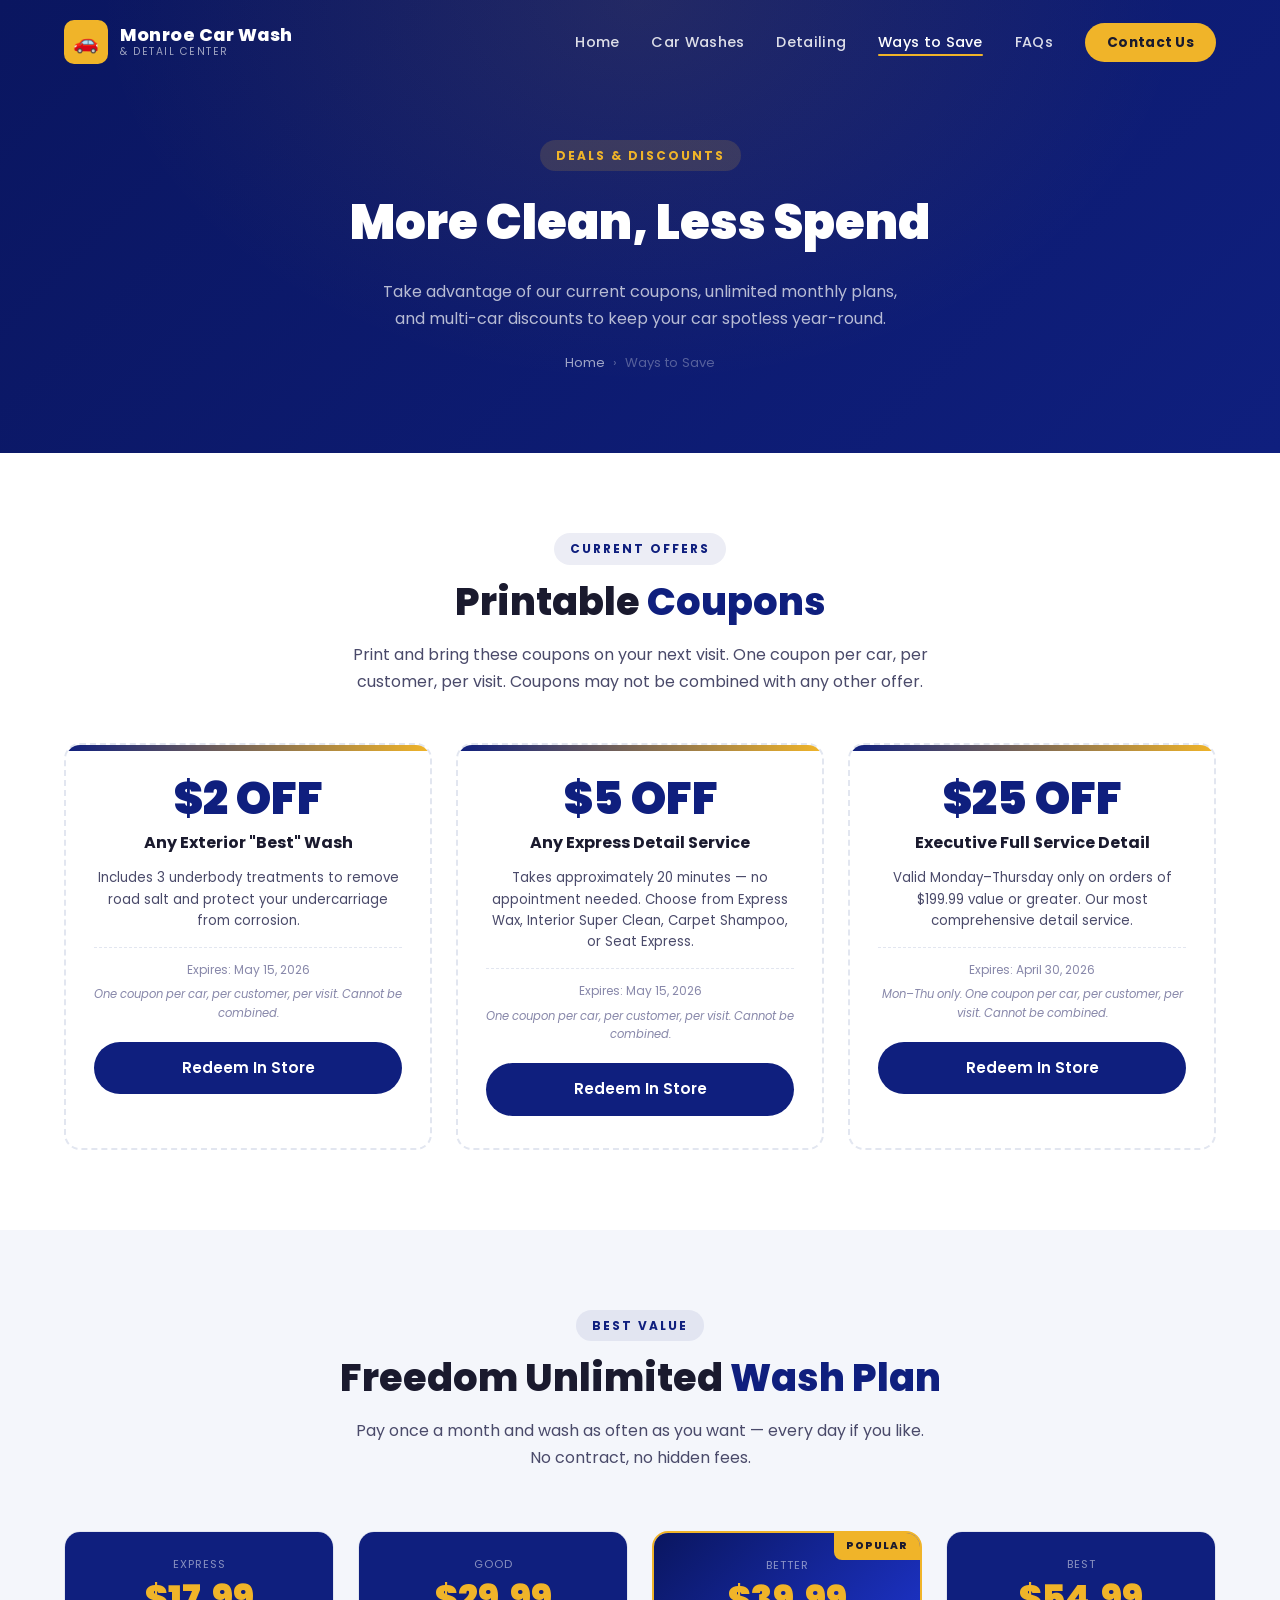
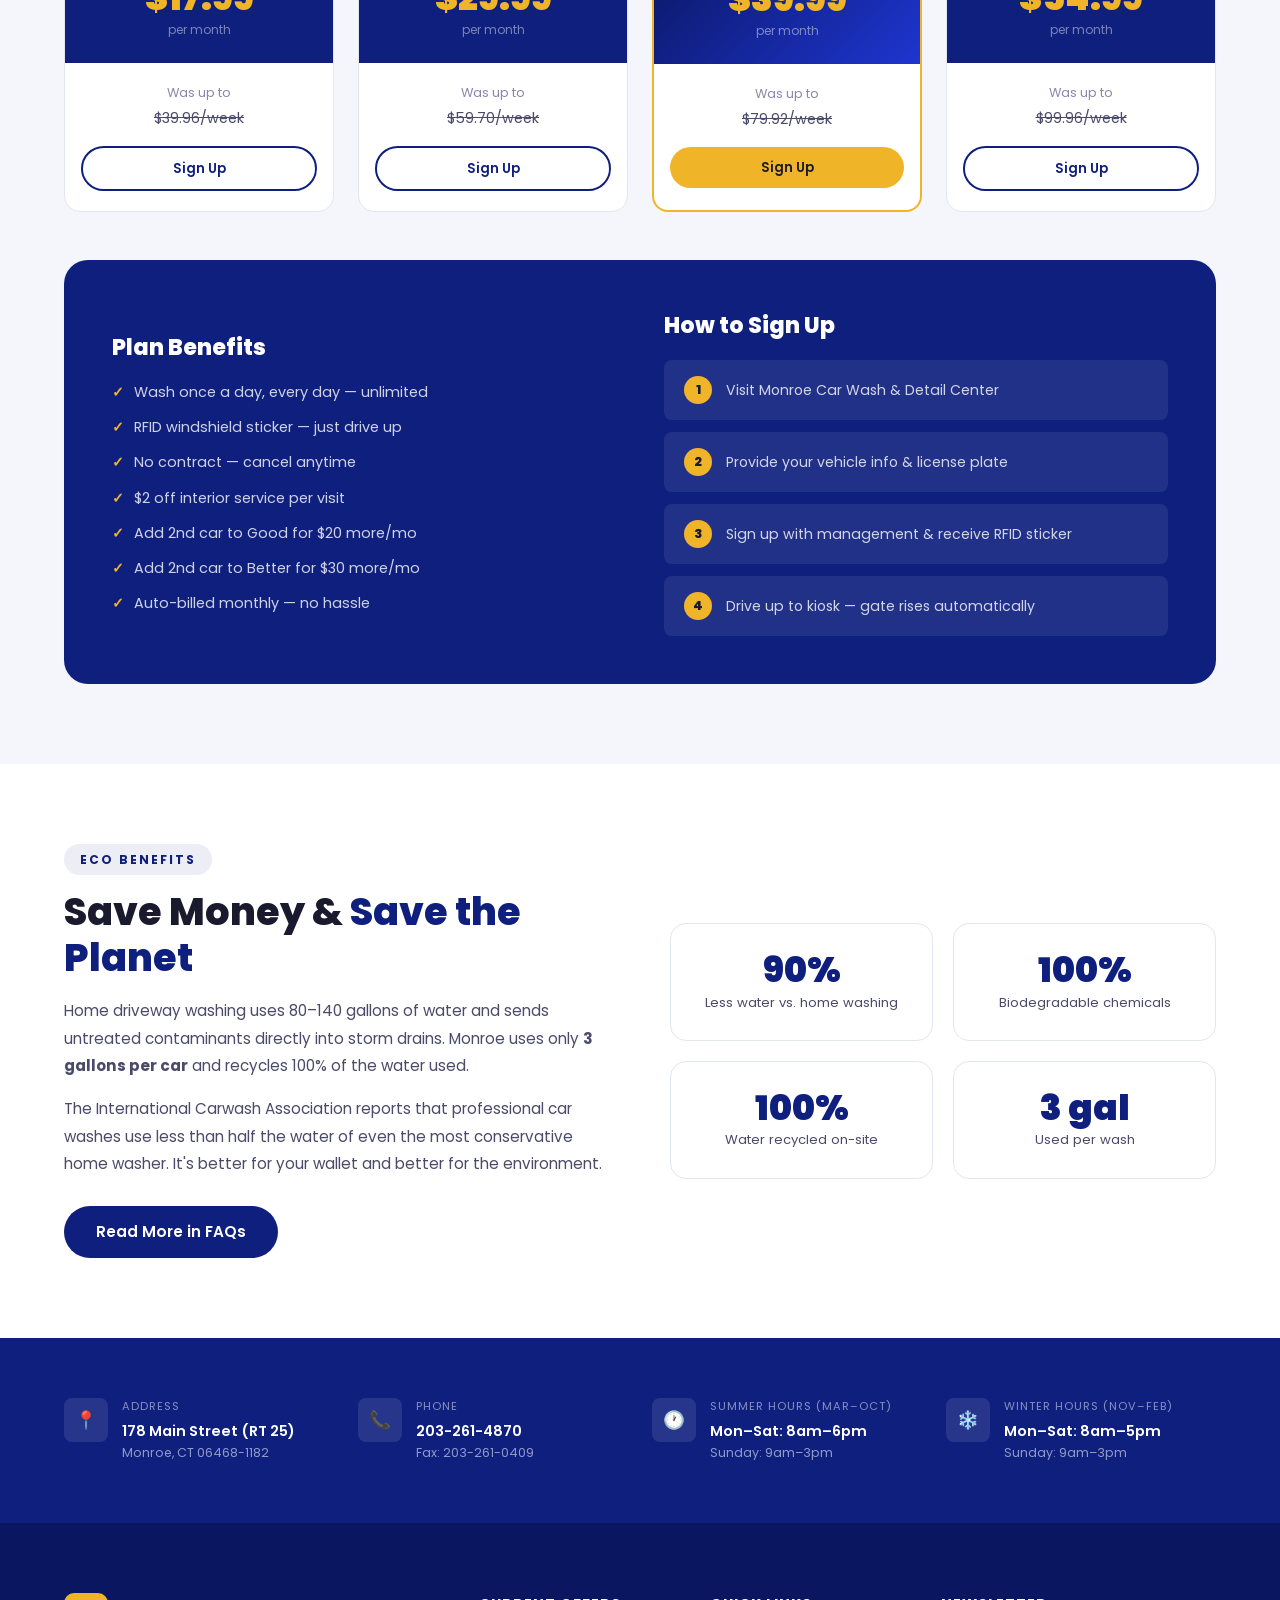
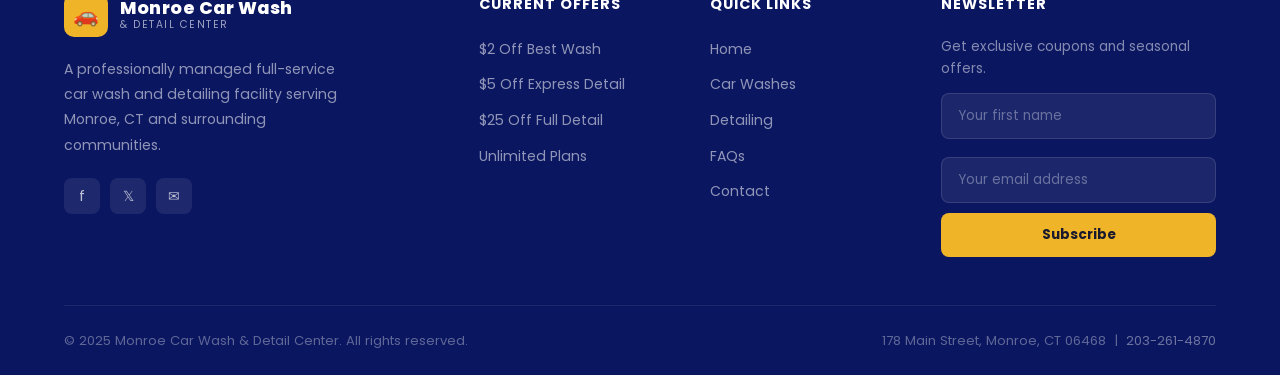
<file: ways-to-save.html>
<!DOCTYPE html>
<html lang="en">
<head>
  <meta charset="UTF-8" />
  <meta name="viewport" content="width=device-width, initial-scale=1.0" />
  <title>Ways to Save | Monroe Car Wash & Detail Center</title>
  <meta name="description" content="Save on car washes and detailing at Monroe Car Wash. Printable coupons, unlimited monthly plans, and multi-car discounts." />
  <link rel="stylesheet" href="css/styles.css" />
</head>
<body>

  <!-- NAVBAR -->
  <nav class="navbar scrolled">
    <div class="container">
      <div class="nav-inner">
        <a href="index.html" class="nav-logo">
          <div class="nav-logo-icon">🚗</div>
          <div class="nav-logo-text">
            <span class="brand">Monroe Car Wash</span>
            <span class="tagline">& Detail Center</span>
          </div>
        </a>
        <ul class="nav-links">
          <li><a href="index.html">Home</a></li>
          <li><a href="car-washes.html">Car Washes</a></li>
          <li><a href="detailing.html">Detailing</a></li>
          <li><a href="ways-to-save.html" class="active">Ways to Save</a></li>
          <li><a href="faqs.html">FAQs</a></li>
          <li><a href="contact.html" class="nav-cta">Contact Us</a></li>
        </ul>
        <button class="nav-toggle" aria-label="Toggle menu">
          <span></span><span></span><span></span>
        </button>
      </div>
    </div>
  </nav>

  <!-- PAGE HERO -->
  <section class="page-hero">
    <div class="container">
      <div class="page-hero-content">
        <span class="section-tag">Deals &amp; Discounts</span>
        <h1>More Clean, Less Spend</h1>
        <p>Take advantage of our current coupons, unlimited monthly plans, and multi-car discounts to keep your car spotless year-round.</p>
        <div class="breadcrumb">
          <a href="index.html">Home</a>
          <span>›</span>
          <span>Ways to Save</span>
        </div>
      </div>
    </div>
  </section>

  <!-- COUPONS -->
  <section class="savings-section">
    <div class="container">
      <div class="text-center" style="margin-bottom:16px;">
        <span class="section-tag">Current Offers</span>
        <h2 class="section-title">Printable <span>Coupons</span></h2>
        <p class="section-subtitle">Print and bring these coupons on your next visit. One coupon per car, per customer, per visit. Coupons may not be combined with any other offer.</p>
      </div>

      <div class="coupons-grid">

        <div class="coupon-card fade-up">
          <div class="coupon-discount">$2 OFF</div>
          <div class="coupon-service">Any Exterior "Best" Wash</div>
          <div class="coupon-desc">Includes 3 underbody treatments to remove road salt and protect your undercarriage from corrosion.</div>
          <div class="coupon-expires">Expires: May 15, 2026</div>
          <div class="coupon-terms">One coupon per car, per customer, per visit. Cannot be combined.</div>
          <a href="contact.html" class="btn btn-primary" style="margin-top:20px;width:100%;justify-content:center;">Redeem In Store</a>
        </div>

        <div class="coupon-card fade-up">
          <div class="coupon-discount">$5 OFF</div>
          <div class="coupon-service">Any Express Detail Service</div>
          <div class="coupon-desc">Takes approximately 20 minutes — no appointment needed. Choose from Express Wax, Interior Super Clean, Carpet Shampoo, or Seat Express.</div>
          <div class="coupon-expires">Expires: May 15, 2026</div>
          <div class="coupon-terms">One coupon per car, per customer, per visit. Cannot be combined.</div>
          <a href="contact.html" class="btn btn-primary" style="margin-top:20px;width:100%;justify-content:center;">Redeem In Store</a>
        </div>

        <div class="coupon-card fade-up">
          <div class="coupon-discount">$25 OFF</div>
          <div class="coupon-service">Executive Full Service Detail</div>
          <div class="coupon-desc">Valid Monday–Thursday only on orders of $199.99 value or greater. Our most comprehensive detail service.</div>
          <div class="coupon-expires">Expires: April 30, 2026</div>
          <div class="coupon-terms">Mon–Thu only. One coupon per car, per customer, per visit. Cannot be combined.</div>
          <a href="contact.html" class="btn btn-primary" style="margin-top:20px;width:100%;justify-content:center;">Redeem In Store</a>
        </div>

      </div>
    </div>
  </section>

  <!-- UNLIMITED PLAN -->
  <section style="padding:80px 0;background:var(--bg-light);">
    <div class="container">
      <div class="text-center" style="margin-bottom:60px;">
        <span class="section-tag">Best Value</span>
        <h2 class="section-title">Freedom Unlimited <span>Wash Plan</span></h2>
        <p class="section-subtitle">Pay once a month and wash as often as you want — every day if you like. No contract, no hidden fees.</p>
      </div>

      <div style="display:grid;grid-template-columns:repeat(4,1fr);gap:24px;margin-bottom:48px;">

        <div style="background:#fff;border-radius:var(--radius-md);overflow:hidden;border:1px solid var(--border);text-align:center;" class="fade-up">
          <div style="background:var(--navy);padding:24px 16px;">
            <div style="font-size:0.7rem;text-transform:uppercase;letter-spacing:1px;color:rgba(255,255,255,0.5);margin-bottom:6px;">Express</div>
            <div style="font-size:2.2rem;font-weight:900;color:var(--gold);line-height:1;">$17.99</div>
            <div style="font-size:0.75rem;color:rgba(255,255,255,0.45);margin-top:4px;">per month</div>
          </div>
          <div style="padding:20px 16px;">
            <p style="font-size:0.8rem;color:var(--text-light);margin-bottom:4px;">Was up to</p>
            <p style="font-size:0.9rem;color:var(--text-mid);text-decoration:line-through;margin-bottom:16px;">$39.96/week</p>
            <a href="contact.html" class="btn btn-outline" style="width:100%;justify-content:center;font-size:0.82rem;padding:10px;">Sign Up</a>
          </div>
        </div>

        <div style="background:#fff;border-radius:var(--radius-md);overflow:hidden;border:1px solid var(--border);text-align:center;" class="fade-up">
          <div style="background:var(--navy);padding:24px 16px;">
            <div style="font-size:0.7rem;text-transform:uppercase;letter-spacing:1px;color:rgba(255,255,255,0.5);margin-bottom:6px;">Good</div>
            <div style="font-size:2.2rem;font-weight:900;color:var(--gold);line-height:1;">$29.99</div>
            <div style="font-size:0.75rem;color:rgba(255,255,255,0.45);margin-top:4px;">per month</div>
          </div>
          <div style="padding:20px 16px;">
            <p style="font-size:0.8rem;color:var(--text-light);margin-bottom:4px;">Was up to</p>
            <p style="font-size:0.9rem;color:var(--text-mid);text-decoration:line-through;margin-bottom:16px;">$59.70/week</p>
            <a href="contact.html" class="btn btn-outline" style="width:100%;justify-content:center;font-size:0.82rem;padding:10px;">Sign Up</a>
          </div>
        </div>

        <div style="background:#fff;border-radius:var(--radius-md);overflow:hidden;border:2px solid var(--gold);text-align:center;position:relative;" class="fade-up">
          <div style="position:absolute;top:0;right:0;background:var(--gold);font-size:0.65rem;font-weight:800;letter-spacing:1px;text-transform:uppercase;padding:5px 12px;border-bottom-left-radius:var(--radius-sm);">Popular</div>
          <div style="background:linear-gradient(135deg,var(--navy-dark),var(--navy-light));padding:24px 16px;">
            <div style="font-size:0.7rem;text-transform:uppercase;letter-spacing:1px;color:rgba(255,255,255,0.5);margin-bottom:6px;">Better</div>
            <div style="font-size:2.2rem;font-weight:900;color:var(--gold);line-height:1;">$39.99</div>
            <div style="font-size:0.75rem;color:rgba(255,255,255,0.45);margin-top:4px;">per month</div>
          </div>
          <div style="padding:20px 16px;">
            <p style="font-size:0.8rem;color:var(--text-light);margin-bottom:4px;">Was up to</p>
            <p style="font-size:0.9rem;color:var(--text-mid);text-decoration:line-through;margin-bottom:16px;">$79.92/week</p>
            <a href="contact.html" class="btn btn-gold" style="width:100%;justify-content:center;font-size:0.82rem;padding:10px;">Sign Up</a>
          </div>
        </div>

        <div style="background:#fff;border-radius:var(--radius-md);overflow:hidden;border:1px solid var(--border);text-align:center;" class="fade-up">
          <div style="background:var(--navy);padding:24px 16px;">
            <div style="font-size:0.7rem;text-transform:uppercase;letter-spacing:1px;color:rgba(255,255,255,0.5);margin-bottom:6px;">Best</div>
            <div style="font-size:2.2rem;font-weight:900;color:var(--gold);line-height:1;">$54.99</div>
            <div style="font-size:0.75rem;color:rgba(255,255,255,0.45);margin-top:4px;">per month</div>
          </div>
          <div style="padding:20px 16px;">
            <p style="font-size:0.8rem;color:var(--text-light);margin-bottom:4px;">Was up to</p>
            <p style="font-size:0.9rem;color:var(--text-mid);text-decoration:line-through;margin-bottom:16px;">$99.96/week</p>
            <a href="contact.html" class="btn btn-outline" style="width:100%;justify-content:center;font-size:0.82rem;padding:10px;">Sign Up</a>
          </div>
        </div>

      </div>

      <!-- Plan Benefits -->
      <div style="background:var(--navy);border-radius:var(--radius-lg);padding:48px;display:grid;grid-template-columns:1fr 1fr;gap:48px;align-items:center;">
        <div>
          <h3 style="color:#fff;font-size:1.4rem;font-weight:800;margin-bottom:16px;">Plan Benefits</h3>
          <ul style="display:grid;gap:12px;">
            <li style="display:flex;align-items:center;gap:10px;color:rgba(255,255,255,0.8);font-size:0.9rem;"><span style="color:var(--gold);font-weight:700;">✓</span> Wash once a day, every day — unlimited</li>
            <li style="display:flex;align-items:center;gap:10px;color:rgba(255,255,255,0.8);font-size:0.9rem;"><span style="color:var(--gold);font-weight:700;">✓</span> RFID windshield sticker — just drive up</li>
            <li style="display:flex;align-items:center;gap:10px;color:rgba(255,255,255,0.8);font-size:0.9rem;"><span style="color:var(--gold);font-weight:700;">✓</span> No contract — cancel anytime</li>
            <li style="display:flex;align-items:center;gap:10px;color:rgba(255,255,255,0.8);font-size:0.9rem;"><span style="color:var(--gold);font-weight:700;">✓</span> $2 off interior service per visit</li>
            <li style="display:flex;align-items:center;gap:10px;color:rgba(255,255,255,0.8);font-size:0.9rem;"><span style="color:var(--gold);font-weight:700;">✓</span> Add 2nd car to Good for $20 more/mo</li>
            <li style="display:flex;align-items:center;gap:10px;color:rgba(255,255,255,0.8);font-size:0.9rem;"><span style="color:var(--gold);font-weight:700;">✓</span> Add 2nd car to Better for $30 more/mo</li>
            <li style="display:flex;align-items:center;gap:10px;color:rgba(255,255,255,0.8);font-size:0.9rem;"><span style="color:var(--gold);font-weight:700;">✓</span> Auto-billed monthly — no hassle</li>
          </ul>
        </div>
        <div>
          <h3 style="color:#fff;font-size:1.4rem;font-weight:800;margin-bottom:16px;">How to Sign Up</h3>
          <div style="display:grid;gap:12px;">
            <div style="background:rgba(255,255,255,0.08);border-radius:var(--radius-sm);padding:16px 20px;display:flex;align-items:center;gap:14px;">
              <span style="width:28px;height:28px;background:var(--gold);border-radius:50%;display:flex;align-items:center;justify-content:center;font-size:0.8rem;font-weight:800;color:var(--text-dark);flex-shrink:0;">1</span>
              <span style="color:rgba(255,255,255,0.8);font-size:0.88rem;">Visit Monroe Car Wash &amp; Detail Center</span>
            </div>
            <div style="background:rgba(255,255,255,0.08);border-radius:var(--radius-sm);padding:16px 20px;display:flex;align-items:center;gap:14px;">
              <span style="width:28px;height:28px;background:var(--gold);border-radius:50%;display:flex;align-items:center;justify-content:center;font-size:0.8rem;font-weight:800;color:var(--text-dark);flex-shrink:0;">2</span>
              <span style="color:rgba(255,255,255,0.8);font-size:0.88rem;">Provide your vehicle info &amp; license plate</span>
            </div>
            <div style="background:rgba(255,255,255,0.08);border-radius:var(--radius-sm);padding:16px 20px;display:flex;align-items:center;gap:14px;">
              <span style="width:28px;height:28px;background:var(--gold);border-radius:50%;display:flex;align-items:center;justify-content:center;font-size:0.8rem;font-weight:800;color:var(--text-dark);flex-shrink:0;">3</span>
              <span style="color:rgba(255,255,255,0.8);font-size:0.88rem;">Sign up with management &amp; receive RFID sticker</span>
            </div>
            <div style="background:rgba(255,255,255,0.08);border-radius:var(--radius-sm);padding:16px 20px;display:flex;align-items:center;gap:14px;">
              <span style="width:28px;height:28px;background:var(--gold);border-radius:50%;display:flex;align-items:center;justify-content:center;font-size:0.8rem;font-weight:800;color:var(--text-dark);flex-shrink:0;">4</span>
              <span style="color:rgba(255,255,255,0.8);font-size:0.88rem;">Drive up to kiosk — gate rises automatically</span>
            </div>
          </div>
        </div>
      </div>
    </div>
  </section>

  <!-- ECO SAVINGS -->
  <section style="padding:80px 0;">
    <div class="container">
      <div style="display:grid;grid-template-columns:1fr 1fr;gap:60px;align-items:center;">
        <div>
          <span class="section-tag">Eco Benefits</span>
          <h2 class="section-title">Save Money &amp; <span>Save the Planet</span></h2>
          <p style="color:var(--text-mid);font-size:0.95rem;line-height:1.8;margin-bottom:16px;">Home driveway washing uses 80–140 gallons of water and sends untreated contaminants directly into storm drains. Monroe uses only <strong>3 gallons per car</strong> and recycles 100% of the water used.</p>
          <p style="color:var(--text-mid);font-size:0.95rem;line-height:1.8;margin-bottom:28px;">The International Carwash Association reports that professional car washes use less than half the water of even the most conservative home washer. It's better for your wallet and better for the environment.</p>
          <a href="faqs.html" class="btn btn-primary">Read More in FAQs</a>
        </div>
        <div style="display:grid;grid-template-columns:1fr 1fr;gap:20px;">
          <div class="eco-stat fade-up">
            <div class="big">90%</div>
            <div class="small">Less water vs. home washing</div>
          </div>
          <div class="eco-stat fade-up">
            <div class="big">100%</div>
            <div class="small">Biodegradable chemicals</div>
          </div>
          <div class="eco-stat fade-up">
            <div class="big">100%</div>
            <div class="small">Water recycled on-site</div>
          </div>
          <div class="eco-stat fade-up">
            <div class="big">3 gal</div>
            <div class="small">Used per wash</div>
          </div>
        </div>
      </div>
    </div>
  </section>

  <!-- CONTACT STRIP -->
  <div class="contact-strip">
    <div class="container">
      <div class="contact-strip-inner">
        <div class="contact-item">
          <div class="icon">📍</div>
          <div>
            <div class="label">Address</div>
            <div class="value">178 Main Street (RT 25)</div>
            <div class="sub">Monroe, CT 06468-1182</div>
          </div>
        </div>
        <div class="contact-item">
          <div class="icon">📞</div>
          <div>
            <div class="label">Phone</div>
            <div class="value"><a href="tel:2032614870" style="color:#fff;">203-261-4870</a></div>
            <div class="sub">Fax: 203-261-0409</div>
          </div>
        </div>
        <div class="contact-item">
          <div class="icon">🕐</div>
          <div>
            <div class="label">Summer Hours (Mar–Oct)</div>
            <div class="value">Mon–Sat: 8am–6pm</div>
            <div class="sub">Sunday: 9am–3pm</div>
          </div>
        </div>
        <div class="contact-item">
          <div class="icon">❄️</div>
          <div>
            <div class="label">Winter Hours (Nov–Feb)</div>
            <div class="value">Mon–Sat: 8am–5pm</div>
            <div class="sub">Sunday: 9am–3pm</div>
          </div>
        </div>
      </div>
    </div>
  </div>

  <!-- FOOTER -->
  <footer class="footer">
    <div class="container">
      <div class="footer-grid">
        <div class="footer-brand">
          <a href="index.html" class="nav-logo">
            <div class="nav-logo-icon">🚗</div>
            <div class="nav-logo-text">
              <span class="brand">Monroe Car Wash</span>
              <span class="tagline">& Detail Center</span>
            </div>
          </a>
          <p>A professionally managed full-service car wash and detailing facility serving Monroe, CT and surrounding communities.</p>
          <div class="footer-socials">
            <a href="https://facebook.com/MonroeCarWash" class="social-btn" target="_blank" rel="noopener">f</a>
            <a href="https://twitter.com/monroecarwash" class="social-btn" target="_blank" rel="noopener">𝕏</a>
            <a href="contact.html" class="social-btn">✉</a>
          </div>
        </div>
        <div class="footer-col">
          <h4>Current Offers</h4>
          <ul>
            <li><a href="ways-to-save.html">$2 Off Best Wash</a></li>
            <li><a href="ways-to-save.html">$5 Off Express Detail</a></li>
            <li><a href="ways-to-save.html">$25 Off Full Detail</a></li>
            <li><a href="ways-to-save.html">Unlimited Plans</a></li>
          </ul>
        </div>
        <div class="footer-col">
          <h4>Quick Links</h4>
          <ul>
            <li><a href="index.html">Home</a></li>
            <li><a href="car-washes.html">Car Washes</a></li>
            <li><a href="detailing.html">Detailing</a></li>
            <li><a href="faqs.html">FAQs</a></li>
            <li><a href="contact.html">Contact</a></li>
          </ul>
        </div>
        <div class="footer-col">
          <h4>Newsletter</h4>
          <p style="font-size:0.85rem;color:rgba(255,255,255,0.5);margin-bottom:14px;line-height:1.6;">Get exclusive coupons and seasonal offers.</p>
          <div class="footer-newsletter">
            <input type="text" placeholder="Your first name" />
            <input type="email" placeholder="Your email address" style="margin-top:8px;" />
            <button>Subscribe</button>
          </div>
        </div>
      </div>
      <div class="footer-bottom">
        <p>&copy; 2025 Monroe Car Wash &amp; Detail Center. All rights reserved.</p>
        <p>178 Main Street, Monroe, CT 06468 &nbsp;|&nbsp; <a href="tel:2032614870" style="color:rgba(255,255,255,0.4);">203-261-4870</a></p>
      </div>
    </div>
  </footer>

  <script src="js/main.js"></script>
</body>
</html>
</file>
<file: css/styles.css>
/* ============================================
   MONROE CAR WASH - Modern Redesign
   Color Palette:
   - Primary Navy: #0f1f7e
   - Primary Dark: #0a1660
   - Primary Light: #1e35d0
   - Gold Accent: #f0b429
   - Light BG: #f4f6fb
   - Text Dark: #1a1a2e
   - Text Mid: #4a4a6a
   - White: #ffffff
============================================ */

@import url('https://fonts.googleapis.com/css2?family=Poppins:wght@300;400;500;600;700;800;900&display=swap');

/* ---- RESET & BASE ---- */
*, *::before, *::after { box-sizing: border-box; margin: 0; padding: 0; }

:root {
  --navy: #0f1f7e;
  --navy-dark: #0a1660;
  --navy-light: #1e35d0;
  --gold: #f0b429;
  --gold-dark: #d49b1a;
  --bg-light: #f4f6fb;
  --bg-white: #ffffff;
  --text-dark: #1a1a2e;
  --text-mid: #4a4a6a;
  --text-light: #8888aa;
  --border: #e2e6f0;
  --shadow-sm: 0 2px 8px rgba(15,31,126,0.08);
  --shadow-md: 0 8px 32px rgba(15,31,126,0.12);
  --shadow-lg: 0 20px 60px rgba(15,31,126,0.18);
  --radius-sm: 8px;
  --radius-md: 16px;
  --radius-lg: 24px;
  --transition: 0.3s ease;
}

html { scroll-behavior: smooth; }

body {
  font-family: 'Poppins', sans-serif;
  color: var(--text-dark);
  background: var(--bg-white);
  line-height: 1.6;
  overflow-x: hidden;
}

img { max-width: 100%; display: block; }
a { text-decoration: none; color: inherit; }
ul { list-style: none; }

/* ---- UTILITIES ---- */
.container {
  max-width: 1200px;
  margin: 0 auto;
  padding: 0 24px;
}

.section-tag {
  display: inline-block;
  background: rgba(15,31,126,0.08);
  color: var(--navy);
  font-size: 0.75rem;
  font-weight: 700;
  letter-spacing: 2px;
  text-transform: uppercase;
  padding: 6px 16px;
  border-radius: 100px;
  margin-bottom: 14px;
}

.section-title {
  font-size: clamp(1.8rem, 3vw, 2.8rem);
  font-weight: 800;
  line-height: 1.2;
  color: var(--text-dark);
  margin-bottom: 16px;
}

.section-title span { color: var(--navy); }

.section-subtitle {
  font-size: 1rem;
  color: var(--text-mid);
  max-width: 580px;
  line-height: 1.7;
}

.text-center { text-align: center; }
.text-center .section-subtitle { margin: 0 auto; }

.btn {
  display: inline-flex;
  align-items: center;
  gap: 8px;
  padding: 14px 32px;
  border-radius: 100px;
  font-family: 'Poppins', sans-serif;
  font-size: 0.95rem;
  font-weight: 600;
  cursor: pointer;
  border: none;
  transition: all var(--transition);
  text-decoration: none;
}

.btn-primary {
  background: var(--navy);
  color: #fff;
}
.btn-primary:hover { background: var(--navy-dark); transform: translateY(-2px); box-shadow: var(--shadow-md); }

.btn-gold {
  background: var(--gold);
  color: var(--text-dark);
}
.btn-gold:hover { background: var(--gold-dark); transform: translateY(-2px); box-shadow: 0 8px 24px rgba(240,180,41,0.4); }

.btn-outline {
  background: transparent;
  color: var(--navy);
  border: 2px solid var(--navy);
}
.btn-outline:hover { background: var(--navy); color: #fff; transform: translateY(-2px); }

.btn-outline-white {
  background: transparent;
  color: #fff;
  border: 2px solid rgba(255,255,255,0.6);
}
.btn-outline-white:hover { background: rgba(255,255,255,0.15); border-color: #fff; transform: translateY(-2px); }

/* ---- NAVBAR ---- */
.navbar {
  position: fixed;
  top: 0; left: 0; right: 0;
  z-index: 1000;
  padding: 20px 0;
  transition: all var(--transition);
}

.navbar.scrolled {
  background: var(--navy-dark);
  padding: 14px 0;
  box-shadow: 0 4px 30px rgba(10,22,96,0.3);
}

.nav-inner {
  display: flex;
  align-items: center;
  justify-content: space-between;
}

.nav-logo {
  display: flex;
  align-items: center;
  gap: 12px;
}

.nav-logo-icon {
  width: 44px;
  height: 44px;
  background: var(--gold);
  border-radius: 10px;
  display: flex;
  align-items: center;
  justify-content: center;
  font-size: 1.3rem;
}

.nav-logo-text {
  line-height: 1.2;
}

.nav-logo-text .brand {
  display: block;
  font-size: 1.1rem;
  font-weight: 800;
  color: #fff;
  letter-spacing: 0.5px;
}

.nav-logo-text .tagline {
  display: block;
  font-size: 0.65rem;
  color: rgba(255,255,255,0.6);
  letter-spacing: 1.5px;
  text-transform: uppercase;
}

.nav-links {
  display: flex;
  align-items: center;
  gap: 32px;
}

.nav-links a {
  color: rgba(255,255,255,0.85);
  font-size: 0.9rem;
  font-weight: 500;
  letter-spacing: 0.3px;
  transition: color var(--transition);
  position: relative;
}

.nav-links a::after {
  content: '';
  position: absolute;
  bottom: -4px; left: 0;
  width: 0; height: 2px;
  background: var(--gold);
  transition: width var(--transition);
  border-radius: 2px;
}

.nav-links a:hover, .nav-links a.active { color: #fff; }
.nav-links a:hover::after, .nav-links a.active::after { width: 100%; }

.nav-cta {
  background: var(--gold);
  color: var(--text-dark) !important;
  padding: 10px 22px;
  border-radius: 100px;
  font-weight: 700 !important;
  font-size: 0.85rem !important;
}
.nav-cta:hover { background: var(--gold-dark); }
.nav-cta::after { display: none !important; }

.nav-toggle {
  display: none;
  flex-direction: column;
  gap: 5px;
  cursor: pointer;
  padding: 4px;
}
.nav-toggle span {
  display: block;
  width: 24px;
  height: 2px;
  background: #fff;
  border-radius: 2px;
  transition: all var(--transition);
}

/* ---- HERO ---- */
.hero {
  min-height: 100vh;
  background: linear-gradient(135deg, var(--navy-dark) 0%, var(--navy) 50%, var(--navy-light) 100%);
  display: flex;
  align-items: center;
  position: relative;
  overflow: hidden;
  padding-top: 80px;
}

.hero::before {
  content: '';
  position: absolute;
  top: -50%; right: -20%;
  width: 700px; height: 700px;
  background: radial-gradient(circle, rgba(240,180,41,0.12) 0%, transparent 70%);
  pointer-events: none;
}

.hero::after {
  content: '';
  position: absolute;
  bottom: -20%; left: -10%;
  width: 500px; height: 500px;
  background: radial-gradient(circle, rgba(30,53,208,0.3) 0%, transparent 70%);
  pointer-events: none;
}

.hero-grid {
  display: grid;
  grid-template-columns: 1fr 1fr;
  gap: 60px;
  align-items: center;
  position: relative;
  z-index: 1;
}

.hero-badge {
  display: inline-flex;
  align-items: center;
  gap: 8px;
  background: rgba(240,180,41,0.15);
  border: 1px solid rgba(240,180,41,0.3);
  color: var(--gold);
  font-size: 0.8rem;
  font-weight: 600;
  letter-spacing: 1px;
  text-transform: uppercase;
  padding: 8px 16px;
  border-radius: 100px;
  margin-bottom: 24px;
}

.hero-badge::before {
  content: '';
  width: 6px; height: 6px;
  background: var(--gold);
  border-radius: 50%;
}

.hero h1 {
  font-size: clamp(2.4rem, 4.5vw, 3.8rem);
  font-weight: 900;
  line-height: 1.1;
  color: #fff;
  margin-bottom: 20px;
}

.hero h1 span {
  color: var(--gold);
  display: block;
}

.hero p {
  font-size: 1.05rem;
  color: rgba(255,255,255,0.75);
  max-width: 480px;
  line-height: 1.8;
  margin-bottom: 36px;
}

.hero-buttons {
  display: flex;
  gap: 16px;
  flex-wrap: wrap;
  margin-bottom: 48px;
}

.hero-stats {
  display: flex;
  gap: 32px;
}

.hero-stat {
  border-left: 3px solid rgba(240,180,41,0.4);
  padding-left: 16px;
}

.hero-stat .num {
  display: block;
  font-size: 1.8rem;
  font-weight: 800;
  color: #fff;
  line-height: 1;
}

.hero-stat .label {
  font-size: 0.78rem;
  color: rgba(255,255,255,0.6);
  text-transform: uppercase;
  letter-spacing: 1px;
}

/* Hero Visual */
.hero-visual {
  position: relative;
  display: flex;
  align-items: center;
  justify-content: center;
}

.hero-card-main {
  background: rgba(255,255,255,0.08);
  backdrop-filter: blur(20px);
  border: 1px solid rgba(255,255,255,0.15);
  border-radius: var(--radius-lg);
  padding: 32px;
  width: 100%;
  max-width: 400px;
}

.hero-card-main .card-header {
  display: flex;
  align-items: center;
  justify-content: space-between;
  margin-bottom: 24px;
}

.hero-card-main .card-title {
  color: #fff;
  font-weight: 700;
  font-size: 1rem;
}

.hero-card-main .card-badge {
  background: var(--gold);
  color: var(--text-dark);
  font-size: 0.7rem;
  font-weight: 700;
  padding: 4px 10px;
  border-radius: 100px;
}

.wash-option {
  background: rgba(255,255,255,0.06);
  border: 1px solid rgba(255,255,255,0.1);
  border-radius: var(--radius-md);
  padding: 16px 20px;
  margin-bottom: 12px;
  display: flex;
  align-items: center;
  justify-content: space-between;
  transition: all var(--transition);
  cursor: pointer;
}

.wash-option:hover, .wash-option.active {
  background: rgba(240,180,41,0.15);
  border-color: rgba(240,180,41,0.4);
}

.wash-option .name {
  color: #fff;
  font-weight: 600;
  font-size: 0.95rem;
}

.wash-option .price {
  color: var(--gold);
  font-weight: 800;
  font-size: 1.1rem;
}

.hero-floating {
  position: absolute;
  background: var(--bg-white);
  border-radius: var(--radius-md);
  padding: 12px 16px;
  box-shadow: var(--shadow-lg);
  display: flex;
  align-items: center;
  gap: 10px;
}

.hero-floating-1 { top: -20px; right: -30px; }
.hero-floating-2 { bottom: 20px; left: -40px; }

.hero-floating .icon {
  width: 36px; height: 36px;
  background: var(--navy);
  border-radius: 8px;
  display: flex;
  align-items: center;
  justify-content: center;
  font-size: 1rem;
  color: #fff;
  flex-shrink: 0;
}

.hero-floating .text .top {
  font-size: 0.75rem;
  font-weight: 700;
  color: var(--text-dark);
}

.hero-floating .text .bot {
  font-size: 0.65rem;
  color: var(--text-light);
}

/* ---- ANNOUNCEMENT BANNER ---- */
.announcement {
  background: linear-gradient(90deg, var(--navy-dark), var(--navy));
  padding: 18px 0;
}

.announcement-inner {
  display: flex;
  align-items: center;
  justify-content: center;
  gap: 16px;
  flex-wrap: wrap;
  text-align: center;
}

.announcement .badge {
  background: var(--gold);
  color: var(--text-dark);
  font-size: 0.7rem;
  font-weight: 800;
  letter-spacing: 1px;
  text-transform: uppercase;
  padding: 4px 12px;
  border-radius: 100px;
}

.announcement p {
  color: rgba(255,255,255,0.9);
  font-size: 0.9rem;
}

.announcement a {
  color: var(--gold);
  font-weight: 600;
  font-size: 0.9rem;
  text-decoration: underline;
}

/* ---- WHY CHOOSE US ---- */
.why-section {
  padding: 100px 0;
  background: var(--bg-light);
}

.features-grid {
  display: grid;
  grid-template-columns: repeat(3, 1fr);
  gap: 28px;
  margin-top: 60px;
}

.feature-card {
  background: var(--bg-white);
  border-radius: var(--radius-md);
  padding: 36px 28px;
  border: 1px solid var(--border);
  transition: all var(--transition);
  position: relative;
  overflow: hidden;
}

.feature-card::before {
  content: '';
  position: absolute;
  top: 0; left: 0; right: 0;
  height: 4px;
  background: linear-gradient(90deg, var(--navy), var(--navy-light));
  transform: scaleX(0);
  transition: transform var(--transition);
  transform-origin: left;
}

.feature-card:hover { transform: translateY(-6px); box-shadow: var(--shadow-md); }
.feature-card:hover::before { transform: scaleX(1); }

.feature-icon {
  width: 56px; height: 56px;
  background: rgba(15,31,126,0.08);
  border-radius: var(--radius-sm);
  display: flex;
  align-items: center;
  justify-content: center;
  font-size: 1.5rem;
  margin-bottom: 20px;
}

.feature-card h3 {
  font-size: 1.05rem;
  font-weight: 700;
  color: var(--text-dark);
  margin-bottom: 10px;
}

.feature-card p {
  font-size: 0.9rem;
  color: var(--text-mid);
  line-height: 1.7;
}

/* ---- WASH PACKAGES PREVIEW ---- */
.packages-section {
  padding: 100px 0;
}

.packages-header {
  display: flex;
  align-items: flex-end;
  justify-content: space-between;
  margin-bottom: 60px;
  gap: 24px;
  flex-wrap: wrap;
}

.packages-grid {
  display: grid;
  grid-template-columns: repeat(4, 1fr);
  gap: 24px;
}

.package-card {
  border-radius: var(--radius-md);
  overflow: hidden;
  border: 1px solid var(--border);
  transition: all var(--transition);
  background: var(--bg-white);
}

.package-card:hover { transform: translateY(-8px); box-shadow: var(--shadow-lg); }

.package-card.featured {
  border-color: var(--navy);
  transform: scale(1.03);
}

.package-card.featured:hover { transform: scale(1.03) translateY(-8px); }

.package-header {
  padding: 28px 24px 20px;
  background: var(--bg-light);
  text-align: center;
}

.package-card.featured .package-header {
  background: var(--navy);
}

.package-tag {
  display: inline-block;
  font-size: 0.65rem;
  font-weight: 700;
  letter-spacing: 1.5px;
  text-transform: uppercase;
  color: var(--text-light);
  margin-bottom: 8px;
}

.package-card.featured .package-tag { color: rgba(255,255,255,0.6); }

.package-name {
  font-size: 1.2rem;
  font-weight: 800;
  color: var(--text-dark);
  margin-bottom: 12px;
}

.package-card.featured .package-name { color: #fff; }

.package-price {
  display: flex;
  align-items: baseline;
  justify-content: center;
  gap: 4px;
}

.package-price .amount {
  font-size: 2rem;
  font-weight: 900;
  color: var(--navy);
}

.package-card.featured .package-price .amount { color: var(--gold); }

.package-price .per {
  font-size: 0.8rem;
  color: var(--text-light);
}

.package-card.featured .package-price .per { color: rgba(255,255,255,0.5); }

.package-unlimited {
  font-size: 0.78rem;
  color: var(--text-light);
  margin-top: 4px;
}

.package-card.featured .package-unlimited { color: rgba(255,255,255,0.5); }

.package-body {
  padding: 24px;
}

.package-features {
  margin-bottom: 24px;
}

.package-features li {
  font-size: 0.85rem;
  color: var(--text-mid);
  padding: 8px 0;
  border-bottom: 1px solid var(--border);
  display: flex;
  align-items: center;
  gap: 8px;
}

.package-features li:last-child { border-bottom: none; }

.package-features li::before {
  content: '✓';
  width: 18px; height: 18px;
  background: rgba(15,31,126,0.1);
  color: var(--navy);
  border-radius: 50%;
  display: flex;
  align-items: center;
  justify-content: center;
  font-size: 0.65rem;
  font-weight: 700;
  flex-shrink: 0;
}

.package-card.featured .package-features li { color: var(--text-dark); }

.package-btn {
  width: 100%;
  justify-content: center;
  padding: 12px 24px;
}

/* ---- PROMO BANNER ---- */
.promo-banner {
  background: linear-gradient(135deg, var(--navy-dark) 0%, var(--navy) 100%);
  padding: 80px 0;
  position: relative;
  overflow: hidden;
}

.promo-banner::before {
  content: '';
  position: absolute;
  top: -100px; right: -100px;
  width: 400px; height: 400px;
  background: radial-gradient(circle, rgba(240,180,41,0.15) 0%, transparent 70%);
}

.promo-inner {
  display: grid;
  grid-template-columns: 1fr 1fr;
  gap: 60px;
  align-items: center;
  position: relative;
  z-index: 1;
}

.promo-content .section-tag {
  background: rgba(240,180,41,0.15);
  color: var(--gold);
}

.promo-content .section-title { color: #fff; }
.promo-content .section-subtitle { color: rgba(255,255,255,0.7); }

.promo-cards {
  display: grid;
  grid-template-columns: 1fr 1fr;
  gap: 16px;
}

.promo-stat-card {
  background: rgba(255,255,255,0.08);
  border: 1px solid rgba(255,255,255,0.12);
  border-radius: var(--radius-md);
  padding: 24px;
  text-align: center;
}

.promo-stat-card .stat-num {
  font-size: 2rem;
  font-weight: 900;
  color: var(--gold);
  display: block;
  line-height: 1;
  margin-bottom: 6px;
}

.promo-stat-card .stat-label {
  font-size: 0.8rem;
  color: rgba(255,255,255,0.6);
}

/* ---- DETAILING SERVICES ---- */
.detailing-section {
  padding: 100px 0;
  background: var(--bg-light);
}

.detail-grid {
  display: grid;
  grid-template-columns: repeat(2, 1fr);
  gap: 24px;
  margin-top: 60px;
}

.detail-card {
  background: var(--bg-white);
  border-radius: var(--radius-md);
  padding: 32px;
  border: 1px solid var(--border);
  transition: all var(--transition);
  display: flex;
  gap: 20px;
}

.detail-card:hover { transform: translateY(-4px); box-shadow: var(--shadow-md); }

.detail-icon {
  width: 52px; height: 52px;
  background: linear-gradient(135deg, var(--navy), var(--navy-light));
  border-radius: var(--radius-sm);
  display: flex;
  align-items: center;
  justify-content: center;
  font-size: 1.3rem;
  flex-shrink: 0;
  color: #fff;
}

.detail-content h3 {
  font-size: 1rem;
  font-weight: 700;
  color: var(--text-dark);
  margin-bottom: 6px;
}

.detail-content p {
  font-size: 0.85rem;
  color: var(--text-mid);
  line-height: 1.6;
  margin-bottom: 12px;
}

.detail-price {
  font-size: 0.95rem;
  font-weight: 700;
  color: var(--navy);
}

/* ---- TESTIMONIALS ---- */
.testimonials-section {
  padding: 100px 0;
}

.testimonials-grid {
  display: grid;
  grid-template-columns: repeat(3, 1fr);
  gap: 24px;
  margin-top: 60px;
}

.testimonial-card {
  background: var(--bg-light);
  border-radius: var(--radius-md);
  padding: 32px;
  border: 1px solid var(--border);
  transition: all var(--transition);
}

.testimonial-card:hover { transform: translateY(-4px); box-shadow: var(--shadow-md); background: var(--bg-white); }

.stars {
  display: flex;
  gap: 3px;
  margin-bottom: 16px;
}

.stars span {
  color: var(--gold);
  font-size: 0.9rem;
}

.testimonial-card p {
  font-size: 0.9rem;
  color: var(--text-mid);
  line-height: 1.7;
  font-style: italic;
  margin-bottom: 20px;
}

.testimonial-author {
  display: flex;
  align-items: center;
  gap: 12px;
}

.author-avatar {
  width: 40px; height: 40px;
  background: linear-gradient(135deg, var(--navy), var(--navy-light));
  border-radius: 50%;
  display: flex;
  align-items: center;
  justify-content: center;
  color: #fff;
  font-weight: 700;
  font-size: 0.85rem;
  flex-shrink: 0;
}

.author-info .name {
  font-size: 0.9rem;
  font-weight: 700;
  color: var(--text-dark);
}

.author-info .since {
  font-size: 0.75rem;
  color: var(--text-light);
}

/* ---- CONTACT STRIP ---- */
.contact-strip {
  background: var(--navy);
  padding: 60px 0;
}

.contact-strip-inner {
  display: grid;
  grid-template-columns: repeat(4, 1fr);
  gap: 24px;
}

.contact-item {
  display: flex;
  align-items: flex-start;
  gap: 14px;
}

.contact-item .icon {
  width: 44px; height: 44px;
  background: rgba(255,255,255,0.1);
  border-radius: var(--radius-sm);
  display: flex;
  align-items: center;
  justify-content: center;
  font-size: 1.1rem;
  flex-shrink: 0;
  color: var(--gold);
}

.contact-item .label {
  font-size: 0.7rem;
  color: rgba(255,255,255,0.5);
  text-transform: uppercase;
  letter-spacing: 1px;
  margin-bottom: 4px;
}

.contact-item .value {
  font-size: 0.9rem;
  color: #fff;
  font-weight: 600;
}

.contact-item .sub {
  font-size: 0.78rem;
  color: rgba(255,255,255,0.55);
}

/* ---- FOOTER ---- */
.footer {
  background: var(--navy-dark);
  padding: 70px 0 0;
  color: rgba(255,255,255,0.7);
}

.footer-grid {
  display: grid;
  grid-template-columns: 2fr 1fr 1fr 1.5fr;
  gap: 48px;
  margin-bottom: 48px;
}

.footer-brand .nav-logo { margin-bottom: 20px; }

.footer-brand p {
  font-size: 0.88rem;
  line-height: 1.8;
  max-width: 280px;
  color: rgba(255,255,255,0.55);
}

.footer-socials {
  display: flex;
  gap: 10px;
  margin-top: 20px;
}

.social-btn {
  width: 36px; height: 36px;
  background: rgba(255,255,255,0.08);
  border-radius: 8px;
  display: flex;
  align-items: center;
  justify-content: center;
  font-size: 0.9rem;
  color: rgba(255,255,255,0.7);
  transition: all var(--transition);
}

.social-btn:hover { background: var(--navy-light); color: #fff; }

.footer-col h4 {
  color: #fff;
  font-size: 0.9rem;
  font-weight: 700;
  margin-bottom: 20px;
  text-transform: uppercase;
  letter-spacing: 1px;
}

.footer-col ul li {
  margin-bottom: 10px;
}

.footer-col ul li a {
  color: rgba(255,255,255,0.55);
  font-size: 0.88rem;
  transition: color var(--transition);
}

.footer-col ul li a:hover { color: var(--gold); }

.footer-newsletter input {
  width: 100%;
  background: rgba(255,255,255,0.07);
  border: 1px solid rgba(255,255,255,0.12);
  border-radius: var(--radius-sm);
  padding: 12px 16px;
  color: #fff;
  font-family: 'Poppins', sans-serif;
  font-size: 0.85rem;
  margin-bottom: 10px;
  outline: none;
  transition: border-color var(--transition);
}

.footer-newsletter input:focus { border-color: rgba(255,255,255,0.3); }
.footer-newsletter input::placeholder { color: rgba(255,255,255,0.35); }

.footer-newsletter button {
  width: 100%;
  background: var(--gold);
  color: var(--text-dark);
  border: none;
  border-radius: var(--radius-sm);
  padding: 12px;
  font-family: 'Poppins', sans-serif;
  font-size: 0.85rem;
  font-weight: 700;
  cursor: pointer;
  transition: all var(--transition);
}

.footer-newsletter button:hover { background: var(--gold-dark); }

.footer-bottom {
  border-top: 1px solid rgba(255,255,255,0.08);
  padding: 24px 0;
  display: flex;
  align-items: center;
  justify-content: space-between;
  flex-wrap: wrap;
  gap: 12px;
}

.footer-bottom p {
  font-size: 0.82rem;
  color: rgba(255,255,255,0.35);
}

/* ---- PAGE HERO (inner pages) ---- */
.page-hero {
  background: linear-gradient(135deg, var(--navy-dark) 0%, var(--navy) 100%);
  padding: 140px 0 80px;
  text-align: center;
  position: relative;
  overflow: hidden;
}

.page-hero::before {
  content: '';
  position: absolute;
  top: 0; left: 0; right: 0; bottom: 0;
  background: radial-gradient(ellipse at center top, rgba(240,180,41,0.1) 0%, transparent 60%);
}

.page-hero-content { position: relative; z-index: 1; }

.page-hero .section-tag {
  background: rgba(240,180,41,0.15);
  color: var(--gold);
}

.page-hero h1 {
  font-size: clamp(2rem, 4vw, 3rem);
  font-weight: 900;
  color: #fff;
  margin-bottom: 16px;
}

.page-hero p {
  color: rgba(255,255,255,0.7);
  font-size: 1rem;
  max-width: 520px;
  margin: 0 auto;
  line-height: 1.7;
}

.breadcrumb {
  display: flex;
  align-items: center;
  justify-content: center;
  gap: 8px;
  margin-top: 20px;
  font-size: 0.82rem;
  color: rgba(255,255,255,0.45);
}

.breadcrumb a { color: rgba(255,255,255,0.6); }
.breadcrumb a:hover { color: var(--gold); }
.breadcrumb span { color: rgba(255,255,255,0.3); }

/* ---- WASH PACKAGES PAGE ---- */
.washes-section {
  padding: 80px 0;
}

.washes-intro {
  text-align: center;
  max-width: 700px;
  margin: 0 auto 60px;
}

.full-packages-grid {
  display: grid;
  grid-template-columns: repeat(4, 1fr);
  gap: 24px;
  margin-bottom: 60px;
}

.full-package-card {
  border-radius: var(--radius-md);
  overflow: hidden;
  border: 2px solid var(--border);
  transition: all var(--transition);
  background: var(--bg-white);
  display: flex;
  flex-direction: column;
}

.full-package-card:hover { transform: translateY(-8px); box-shadow: var(--shadow-lg); }

.full-package-card.best {
  border-color: var(--gold);
  position: relative;
}

.best-badge {
  position: absolute;
  top: 0; right: 0;
  background: var(--gold);
  color: var(--text-dark);
  font-size: 0.65rem;
  font-weight: 800;
  letter-spacing: 1px;
  text-transform: uppercase;
  padding: 6px 14px;
  border-bottom-left-radius: var(--radius-sm);
}

.full-package-header {
  padding: 32px 24px 24px;
  text-align: center;
  background: var(--navy);
}

.full-package-card.best .full-package-header { background: linear-gradient(135deg, var(--navy-dark), var(--navy-light)); }

.full-package-name {
  font-size: 1.3rem;
  font-weight: 800;
  color: #fff;
  margin-bottom: 4px;
}

.full-package-subtitle {
  font-size: 0.75rem;
  color: rgba(255,255,255,0.5);
  margin-bottom: 16px;
}

.full-package-price {
  font-size: 2.4rem;
  font-weight: 900;
  color: var(--gold);
  line-height: 1;
}

.full-package-price span {
  font-size: 1rem;
  font-weight: 500;
  color: rgba(255,255,255,0.5);
}

.full-package-monthly {
  font-size: 0.8rem;
  color: rgba(255,255,255,0.5);
  margin-top: 6px;
}

.full-package-body {
  padding: 24px;
  flex: 1;
  display: flex;
  flex-direction: column;
}

.full-package-features {
  flex: 1;
  margin-bottom: 24px;
}

.full-package-features li {
  font-size: 0.83rem;
  color: var(--text-mid);
  padding: 7px 0;
  border-bottom: 1px solid var(--border);
  display: flex;
  align-items: center;
  gap: 8px;
}

.full-package-features li:last-child { border-bottom: none; }

.full-package-features li .check {
  color: var(--navy);
  font-size: 0.75rem;
  font-weight: 700;
  flex-shrink: 0;
}

/* Comparison table */
.comparison-section {
  padding: 80px 0;
  background: var(--bg-light);
}

.compare-table {
  width: 100%;
  border-collapse: collapse;
  background: var(--bg-white);
  border-radius: var(--radius-md);
  overflow: hidden;
  box-shadow: var(--shadow-sm);
}

.compare-table th {
  background: var(--navy);
  color: #fff;
  font-size: 0.85rem;
  font-weight: 700;
  padding: 18px 20px;
  text-align: center;
}

.compare-table th:first-child { text-align: left; }

.compare-table th.best-col { background: var(--navy-light); }

.compare-table td {
  padding: 14px 20px;
  font-size: 0.85rem;
  color: var(--text-mid);
  border-bottom: 1px solid var(--border);
  text-align: center;
}

.compare-table td:first-child { text-align: left; color: var(--text-dark); font-weight: 500; }

.compare-table tr:last-child td { border-bottom: none; }
.compare-table tr:hover td { background: var(--bg-light); }

.compare-table .yes { color: #22c55e; font-weight: 700; }
.compare-table .no { color: #d1d5db; }

/* Unlimited section */
.unlimited-section {
  padding: 80px 0;
}

.unlimited-card {
  background: linear-gradient(135deg, var(--navy-dark), var(--navy));
  border-radius: var(--radius-lg);
  padding: 60px;
  display: grid;
  grid-template-columns: 1fr 1fr;
  gap: 60px;
  align-items: center;
  position: relative;
  overflow: hidden;
}

.unlimited-card::before {
  content: '';
  position: absolute;
  top: -80px; right: -80px;
  width: 300px; height: 300px;
  background: radial-gradient(circle, rgba(240,180,41,0.15) 0%, transparent 70%);
}

.unlimited-content .section-tag {
  background: rgba(240,180,41,0.15);
  color: var(--gold);
}

.unlimited-content h2 {
  font-size: 2rem;
  font-weight: 800;
  color: #fff;
  margin-bottom: 16px;
}

.unlimited-content p {
  color: rgba(255,255,255,0.7);
  font-size: 0.95rem;
  line-height: 1.7;
  margin-bottom: 28px;
}

.unlimited-plans {
  display: grid;
  grid-template-columns: 1fr 1fr;
  gap: 14px;
  position: relative;
  z-index: 1;
}

.unlimited-plan {
  background: rgba(255,255,255,0.08);
  border: 1px solid rgba(255,255,255,0.12);
  border-radius: var(--radius-md);
  padding: 20px;
  text-align: center;
  transition: all var(--transition);
}

.unlimited-plan:hover { background: rgba(255,255,255,0.14); }

.unlimited-plan .plan-name {
  font-size: 0.8rem;
  color: rgba(255,255,255,0.55);
  margin-bottom: 6px;
  text-transform: uppercase;
  letter-spacing: 1px;
}

.unlimited-plan .plan-price {
  font-size: 1.7rem;
  font-weight: 900;
  color: var(--gold);
  line-height: 1;
  margin-bottom: 2px;
}

.unlimited-plan .plan-sub {
  font-size: 0.72rem;
  color: rgba(255,255,255,0.4);
}

/* ---- DETAILING PAGE ---- */
.detailing-packages {
  padding: 80px 0;
}

.executive-grid {
  display: grid;
  grid-template-columns: repeat(3, 1fr);
  gap: 28px;
  margin-bottom: 80px;
}

.exec-card {
  border-radius: var(--radius-md);
  overflow: hidden;
  border: 1px solid var(--border);
  transition: all var(--transition);
  background: var(--bg-white);
}

.exec-card:hover { transform: translateY(-6px); box-shadow: var(--shadow-lg); }

.exec-header {
  background: var(--navy);
  padding: 32px 28px;
  text-align: center;
}

.exec-icon {
  font-size: 2.2rem;
  margin-bottom: 12px;
}

.exec-title {
  font-size: 1.1rem;
  font-weight: 800;
  color: #fff;
  margin-bottom: 8px;
}

.exec-price {
  font-size: 0.85rem;
  color: var(--gold);
  font-weight: 600;
}

.exec-body {
  padding: 28px;
}

.exec-body ul li {
  font-size: 0.85rem;
  color: var(--text-mid);
  padding: 7px 0;
  border-bottom: 1px solid var(--border);
  display: flex;
  align-items: center;
  gap: 8px;
}

.exec-body ul li:last-child { border-bottom: none; }

.exec-body ul li::before {
  content: '✓';
  color: var(--navy);
  font-weight: 700;
  flex-shrink: 0;
}

.exec-body .exec-btn {
  width: 100%;
  justify-content: center;
  margin-top: 24px;
}

.express-section {
  background: var(--bg-light);
  padding: 80px 0;
}

.express-grid {
  display: grid;
  grid-template-columns: repeat(3, 1fr);
  gap: 24px;
  margin-top: 48px;
}

.express-card {
  background: var(--bg-white);
  border-radius: var(--radius-md);
  padding: 28px;
  border: 1px solid var(--border);
  transition: all var(--transition);
  display: flex;
  flex-direction: column;
}

.express-card:hover { transform: translateY(-4px); box-shadow: var(--shadow-md); }

.express-card .ex-icon {
  font-size: 1.8rem;
  margin-bottom: 16px;
}

.express-card h3 {
  font-size: 1rem;
  font-weight: 700;
  color: var(--text-dark);
  margin-bottom: 8px;
}

.express-card p {
  font-size: 0.85rem;
  color: var(--text-mid);
  line-height: 1.6;
  flex: 1;
  margin-bottom: 16px;
}

.express-card .ex-price {
  font-size: 1.2rem;
  font-weight: 800;
  color: var(--navy);
}

/* ---- WAYS TO SAVE PAGE ---- */
.savings-section {
  padding: 80px 0;
}

.coupons-grid {
  display: grid;
  grid-template-columns: repeat(3, 1fr);
  gap: 24px;
  margin-top: 48px;
}

.coupon-card {
  background: var(--bg-white);
  border: 2px dashed var(--border);
  border-radius: var(--radius-md);
  padding: 32px 28px;
  text-align: center;
  transition: all var(--transition);
  position: relative;
  overflow: hidden;
}

.coupon-card::before {
  content: '';
  position: absolute;
  top: 0; left: 0; right: 0;
  height: 6px;
  background: linear-gradient(90deg, var(--navy), var(--gold));
}

.coupon-card:hover { border-color: var(--navy); transform: translateY(-4px); box-shadow: var(--shadow-md); }

.coupon-discount {
  font-size: 2.8rem;
  font-weight: 900;
  color: var(--navy);
  line-height: 1;
  margin-bottom: 8px;
}

.coupon-service {
  font-size: 1rem;
  font-weight: 700;
  color: var(--text-dark);
  margin-bottom: 12px;
}

.coupon-desc {
  font-size: 0.83rem;
  color: var(--text-mid);
  line-height: 1.6;
  margin-bottom: 16px;
}

.coupon-expires {
  font-size: 0.75rem;
  color: var(--text-light);
  border-top: 1px dashed var(--border);
  padding-top: 12px;
}

.coupon-terms {
  font-size: 0.72rem;
  color: var(--text-light);
  margin-top: 6px;
  font-style: italic;
}

/* ---- FAQ PAGE ---- */
.faq-section {
  padding: 80px 0;
}

.faq-categories {
  display: flex;
  gap: 12px;
  margin-bottom: 48px;
  flex-wrap: wrap;
}

.faq-cat-btn {
  padding: 10px 22px;
  border-radius: 100px;
  border: 2px solid var(--border);
  background: transparent;
  color: var(--text-mid);
  font-family: 'Poppins', sans-serif;
  font-size: 0.85rem;
  font-weight: 600;
  cursor: pointer;
  transition: all var(--transition);
}

.faq-cat-btn.active, .faq-cat-btn:hover {
  background: var(--navy);
  border-color: var(--navy);
  color: #fff;
}

.faq-group {
  display: none;
}

.faq-group.active {
  display: block;
}

.faq-item {
  border: 1px solid var(--border);
  border-radius: var(--radius-sm);
  margin-bottom: 12px;
  overflow: hidden;
  transition: all var(--transition);
}

.faq-item:hover { border-color: rgba(15,31,126,0.2); }
.faq-item.open { border-color: var(--navy); }

.faq-question {
  display: flex;
  align-items: center;
  justify-content: space-between;
  padding: 20px 24px;
  cursor: pointer;
  background: var(--bg-white);
  transition: background var(--transition);
}

.faq-item.open .faq-question { background: rgba(15,31,126,0.04); }

.faq-question h3 {
  font-size: 0.95rem;
  font-weight: 600;
  color: var(--text-dark);
  padding-right: 16px;
}

.faq-toggle {
  width: 28px; height: 28px;
  border-radius: 50%;
  background: var(--bg-light);
  border: none;
  cursor: pointer;
  display: flex;
  align-items: center;
  justify-content: center;
  flex-shrink: 0;
  transition: all var(--transition);
  font-size: 0.9rem;
  color: var(--text-mid);
}

.faq-item.open .faq-toggle {
  background: var(--navy);
  color: #fff;
  transform: rotate(45deg);
}

.faq-answer {
  max-height: 0;
  overflow: hidden;
  transition: max-height 0.4s ease;
}

.faq-answer-inner {
  padding: 0 24px 20px;
  font-size: 0.88rem;
  color: var(--text-mid);
  line-height: 1.8;
  border-top: 1px solid var(--border);
  padding-top: 16px;
}

/* ---- CONTACT PAGE ---- */
.contact-section {
  padding: 80px 0;
}

.contact-grid {
  display: grid;
  grid-template-columns: 1fr 1.5fr;
  gap: 60px;
  align-items: start;
}

.contact-info-card {
  background: var(--navy);
  border-radius: var(--radius-lg);
  padding: 48px 40px;
  color: #fff;
  position: sticky;
  top: 100px;
}

.contact-info-card h2 {
  font-size: 1.6rem;
  font-weight: 800;
  margin-bottom: 8px;
}

.contact-info-card > p {
  font-size: 0.9rem;
  color: rgba(255,255,255,0.6);
  margin-bottom: 36px;
  line-height: 1.7;
}

.contact-detail {
  display: flex;
  gap: 14px;
  margin-bottom: 24px;
}

.contact-detail .ci-icon {
  width: 44px; height: 44px;
  background: rgba(255,255,255,0.1);
  border-radius: var(--radius-sm);
  display: flex;
  align-items: center;
  justify-content: center;
  font-size: 1.1rem;
  flex-shrink: 0;
  color: var(--gold);
}

.contact-detail .ci-label {
  font-size: 0.7rem;
  color: rgba(255,255,255,0.45);
  text-transform: uppercase;
  letter-spacing: 1px;
  margin-bottom: 4px;
}

.contact-detail .ci-value {
  font-size: 0.9rem;
  color: #fff;
  font-weight: 600;
}

.hours-grid {
  border-top: 1px solid rgba(255,255,255,0.1);
  padding-top: 28px;
  margin-top: 28px;
}

.hours-grid h4 {
  font-size: 0.8rem;
  text-transform: uppercase;
  letter-spacing: 1px;
  color: var(--gold);
  margin-bottom: 16px;
}

.hours-row {
  display: flex;
  justify-content: space-between;
  font-size: 0.85rem;
  margin-bottom: 8px;
  padding-bottom: 8px;
  border-bottom: 1px solid rgba(255,255,255,0.07);
}

.hours-row:last-child { border-bottom: none; }
.hours-row .day { color: rgba(255,255,255,0.6); }
.hours-row .time { color: #fff; font-weight: 600; }

.contact-form-wrap {
  background: var(--bg-white);
  border-radius: var(--radius-lg);
  padding: 48px 40px;
  border: 1px solid var(--border);
  box-shadow: var(--shadow-sm);
}

.contact-form-wrap h2 {
  font-size: 1.5rem;
  font-weight: 800;
  color: var(--text-dark);
  margin-bottom: 6px;
}

.contact-form-wrap > p {
  font-size: 0.88rem;
  color: var(--text-mid);
  margin-bottom: 32px;
}

.form-row {
  display: grid;
  grid-template-columns: 1fr 1fr;
  gap: 16px;
}

.form-group {
  margin-bottom: 20px;
}

.form-group label {
  display: block;
  font-size: 0.82rem;
  font-weight: 600;
  color: var(--text-dark);
  margin-bottom: 8px;
  text-transform: uppercase;
  letter-spacing: 0.5px;
}

.form-group input,
.form-group select,
.form-group textarea {
  width: 100%;
  border: 1.5px solid var(--border);
  border-radius: var(--radius-sm);
  padding: 13px 16px;
  font-family: 'Poppins', sans-serif;
  font-size: 0.9rem;
  color: var(--text-dark);
  background: var(--bg-white);
  outline: none;
  transition: border-color var(--transition);
}

.form-group input:focus,
.form-group select:focus,
.form-group textarea:focus {
  border-color: var(--navy);
  box-shadow: 0 0 0 3px rgba(15,31,126,0.08);
}

.form-group textarea { resize: vertical; min-height: 120px; }

.form-submit {
  width: 100%;
  justify-content: center;
  padding: 16px;
  font-size: 1rem;
}

/* ---- ENVIRONMENTAL SECTION ---- */
.eco-section {
  padding: 80px 0;
  background: var(--bg-light);
}

.eco-grid {
  display: grid;
  grid-template-columns: 1fr 1fr;
  gap: 60px;
  align-items: center;
}

.eco-stats {
  display: grid;
  grid-template-columns: 1fr 1fr;
  gap: 20px;
}

.eco-stat {
  background: var(--bg-white);
  border-radius: var(--radius-md);
  padding: 28px 24px;
  border: 1px solid var(--border);
  text-align: center;
}

.eco-stat .big {
  font-size: 2.2rem;
  font-weight: 900;
  color: var(--navy);
  line-height: 1;
  margin-bottom: 6px;
}

.eco-stat .small {
  font-size: 0.82rem;
  color: var(--text-mid);
  line-height: 1.4;
}

/* ---- RESPONSIVE ---- */
@media (max-width: 1024px) {
  .hero-grid { grid-template-columns: 1fr; }
  .hero-visual { display: none; }
  .packages-grid, .full-packages-grid { grid-template-columns: repeat(2, 1fr); }
  .promo-inner { grid-template-columns: 1fr; gap: 40px; }
  .footer-grid { grid-template-columns: 1fr 1fr; gap: 36px; }
  .contact-strip-inner { grid-template-columns: repeat(2, 1fr); gap: 28px; }
  .contact-grid { grid-template-columns: 1fr; }
  .contact-info-card { position: static; }
  .unlimited-card { grid-template-columns: 1fr; }
  .eco-grid { grid-template-columns: 1fr; }
}

@media (max-width: 768px) {
  .nav-links { display: none; }
  .nav-toggle { display: flex; }
  .nav-links.open {
    display: flex;
    flex-direction: column;
    position: fixed;
    top: 0; left: 0; right: 0;
    background: var(--navy-dark);
    padding: 80px 24px 32px;
    gap: 24px;
    z-index: 999;
  }
  .features-grid { grid-template-columns: 1fr; }
  .packages-grid, .full-packages-grid { grid-template-columns: 1fr; }
  .package-card.featured { transform: none; }
  .executive-grid { grid-template-columns: 1fr; }
  .express-grid { grid-template-columns: 1fr 1fr; }
  .detail-grid { grid-template-columns: 1fr; }
  .testimonials-grid { grid-template-columns: 1fr; }
  .coupons-grid { grid-template-columns: 1fr; }
  .contact-strip-inner { grid-template-columns: 1fr; }
  .footer-grid { grid-template-columns: 1fr; }
  .form-row { grid-template-columns: 1fr; }
  .eco-stats { grid-template-columns: 1fr 1fr; }
  .hero-stats { flex-wrap: wrap; gap: 20px; }
  .hero-buttons { flex-direction: column; }
  .hero-buttons .btn { justify-content: center; }
  .unlimited-card { padding: 36px 24px; }
  .unlimited-plans { grid-template-columns: 1fr 1fr; }
  .promo-cards { grid-template-columns: 1fr 1fr; }
}

@media (max-width: 480px) {
  .express-grid { grid-template-columns: 1fr; }
  .eco-stats { grid-template-columns: 1fr; }
  .unlimited-plans { grid-template-columns: 1fr 1fr; }
  .hero h1 { font-size: 2rem; }
  .contact-form-wrap, .contact-info-card { padding: 32px 24px; }
}

/* ---- SCROLL ANIMATIONS ---- */
.fade-up {
  opacity: 0;
  transform: translateY(30px);
  transition: opacity 0.6s ease, transform 0.6s ease;
}

.fade-up.visible {
  opacity: 1;
  transform: translateY(0);
}

.fade-up:nth-child(2) { transition-delay: 0.1s; }
.fade-up:nth-child(3) { transition-delay: 0.2s; }
.fade-up:nth-child(4) { transition-delay: 0.3s; }
</file>
